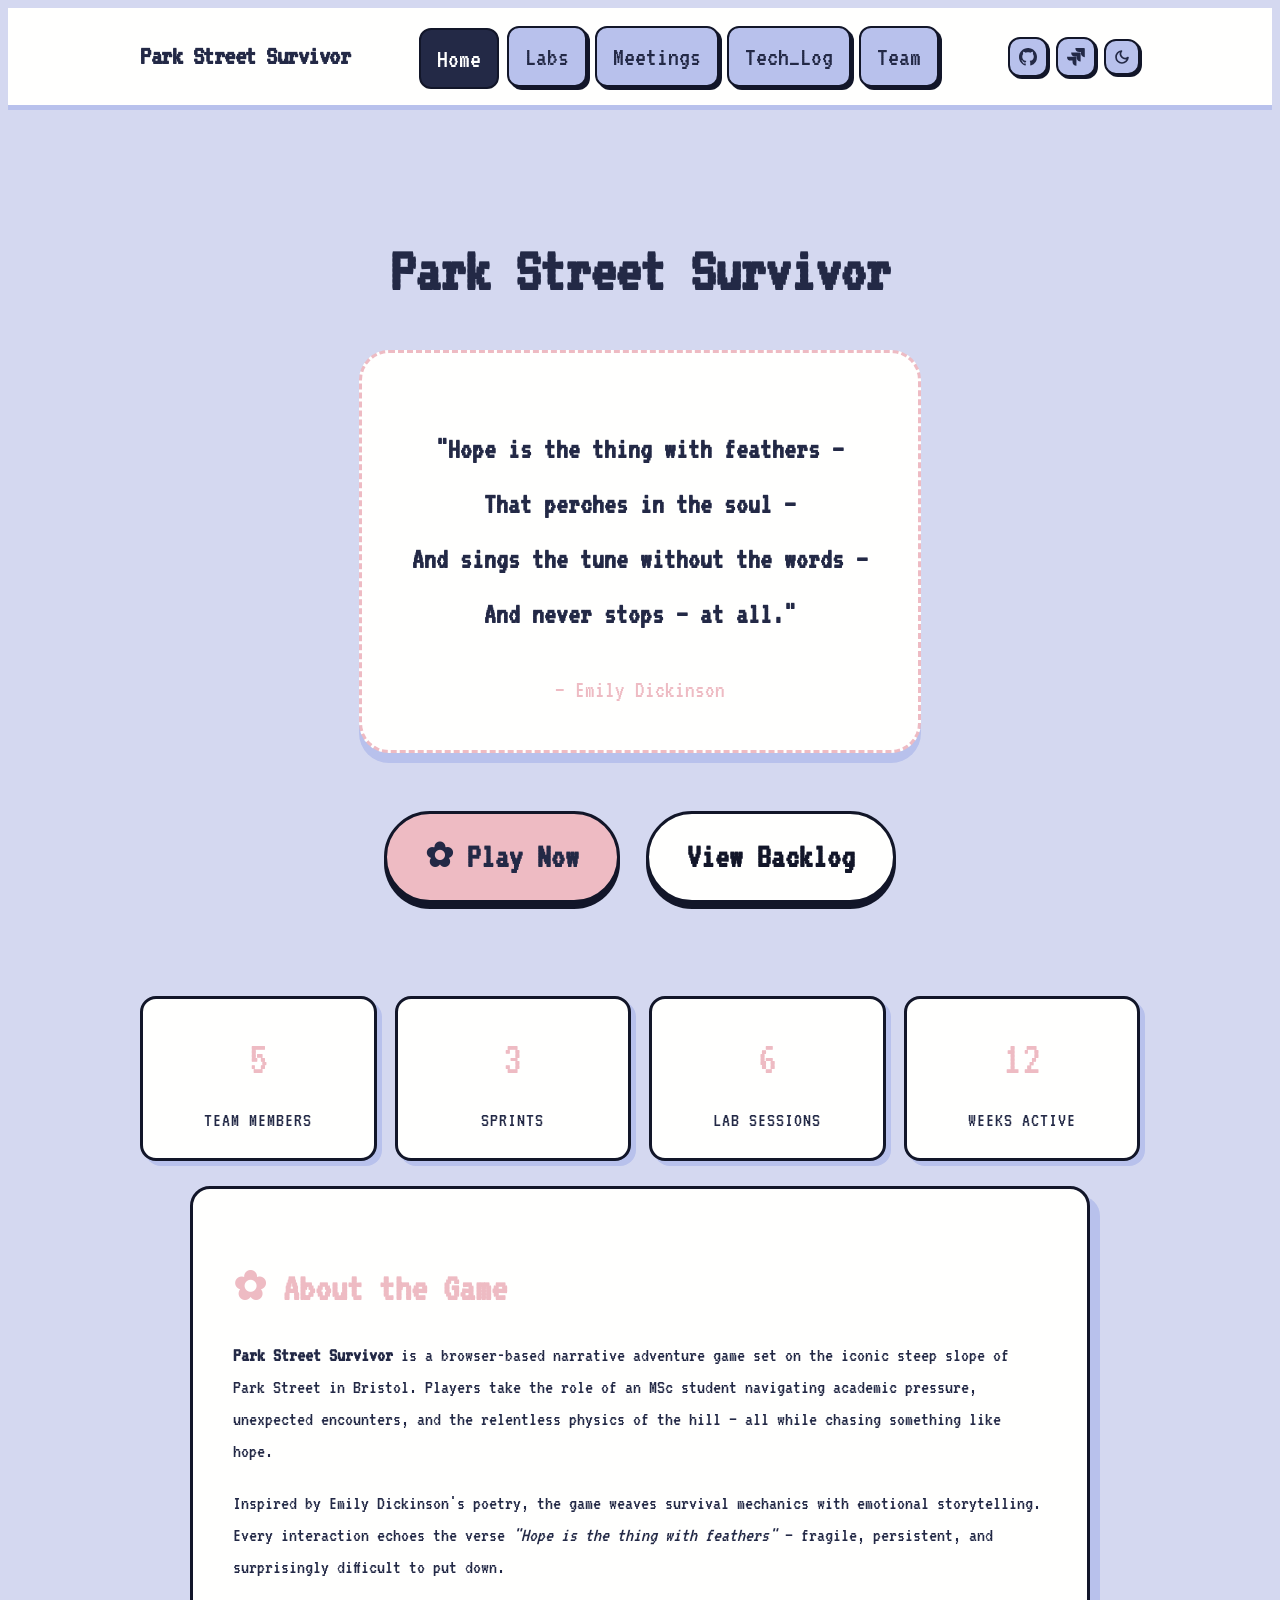
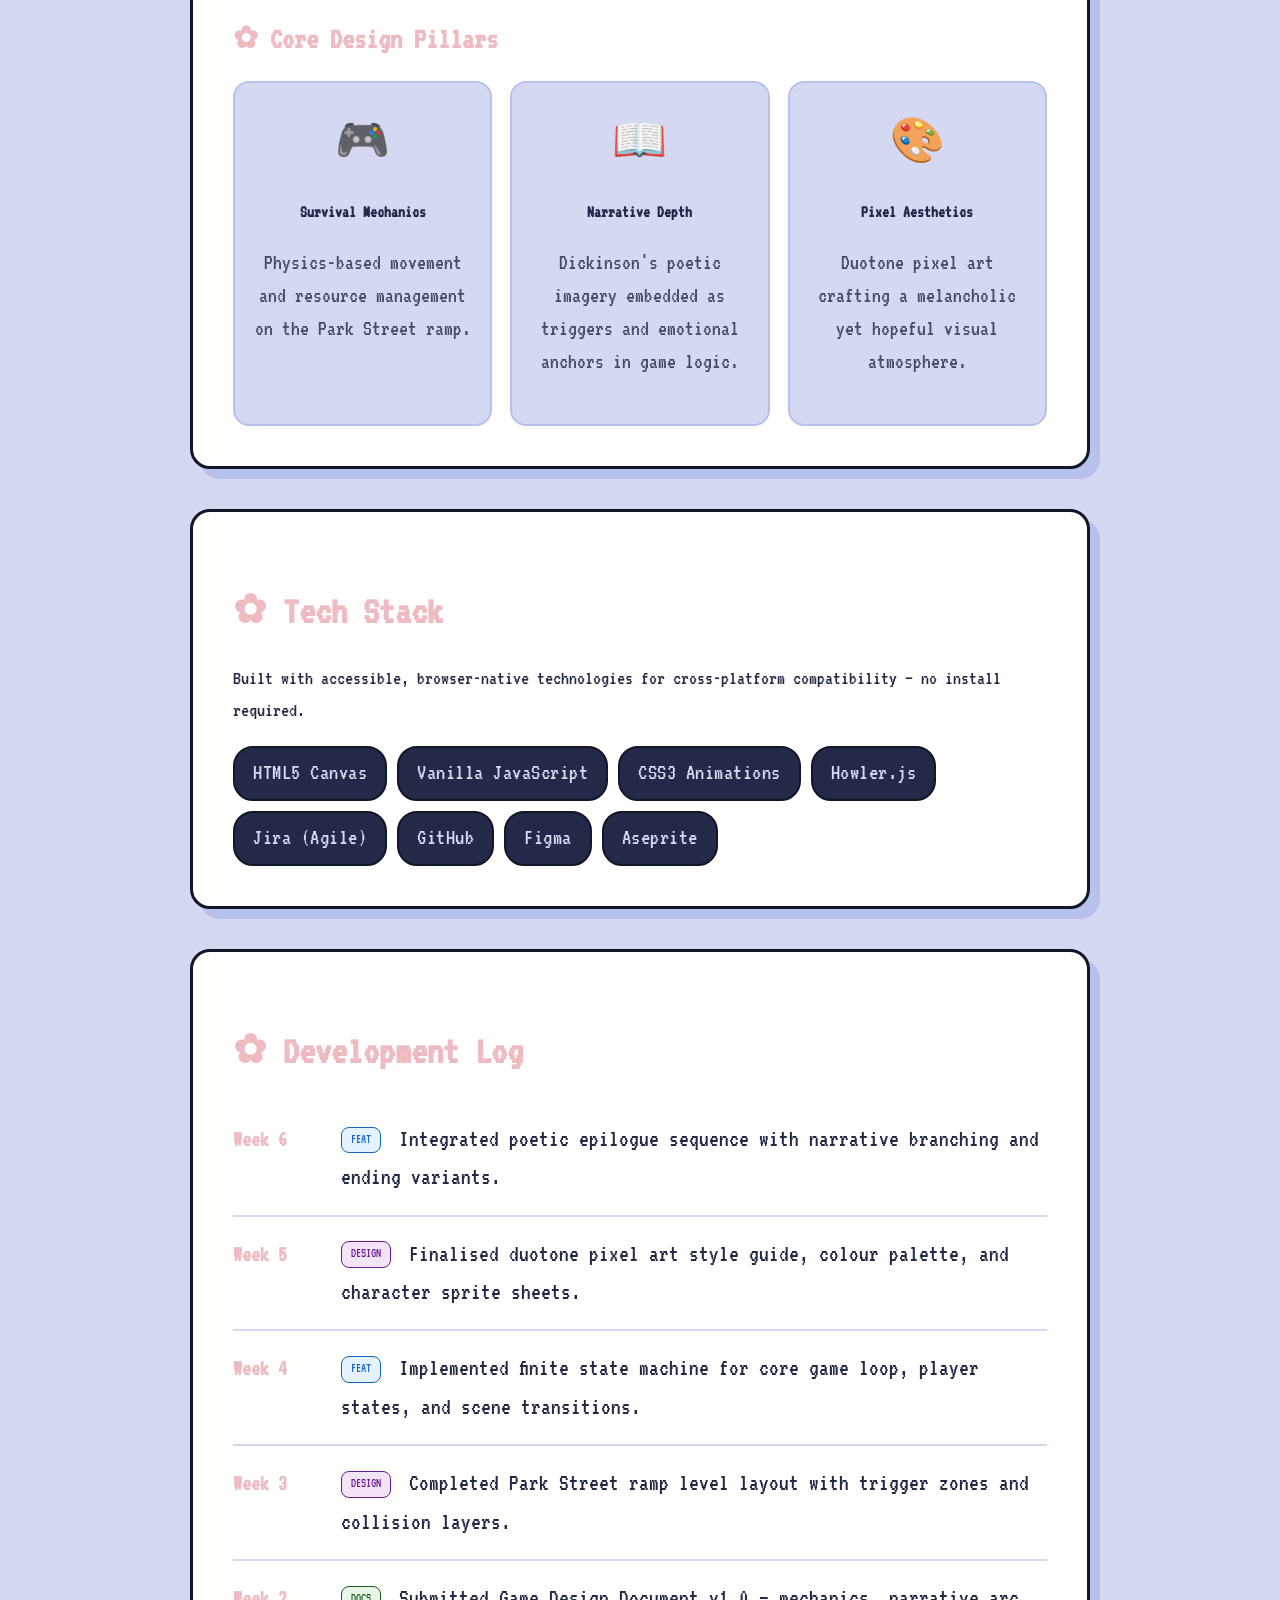
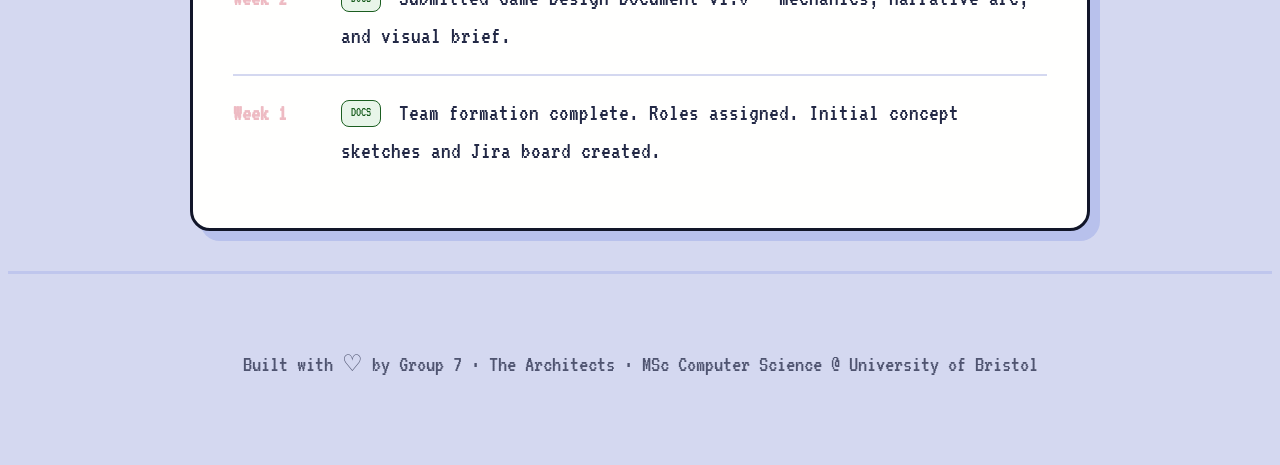
<file: docs/index.html>
<!DOCTYPE html>
<html lang="en">
<head>
    <meta charset="UTF-8">
    <meta name="viewport" content="width=device-width, initial-scale=1.0">
    <title>Park Street Survivor | Home</title>
    <link rel="stylesheet" href="style.css">
    <script src="theme.js"></script>
</head>
<body>

    <nav>
        <div class="nav-container container">
            <span class="logo">Park Street Survivor</span>
            <div class="nav-links">
                <a href="index.html"     class="nav-item active">Home</a>
                <a href="labs.html"      class="nav-item">Labs</a>
                <a href="meetings.html"  class="nav-item">Meetings</a>
                <a href="technical.html" class="nav-item">Tech_Log</a>
                <a href="team.html"      class="nav-item">Team</a>
            </div>
            <div class="nav-actions">
                <a href="#" class="nav-icon-btn" target="_blank" title="GitHub Repository">
                    <svg viewBox="0 0 24 24" fill="currentColor" width="18" height="18" aria-hidden="true"><path d="M12 0C5.37 0 0 5.37 0 12c0 5.31 3.435 9.795 8.205 11.385.6.105.825-.255.825-.57 0-.285-.015-1.23-.015-2.235-3.015.555-3.795-.735-4.035-1.41-.135-.345-.72-1.41-1.23-1.695-.42-.225-1.02-.78-.015-.795.945-.015 1.62.87 1.845 1.23 1.08 1.815 2.805 1.305 3.495.99.105-.78.42-1.305.765-1.605-2.67-.3-5.46-1.335-5.46-5.925 0-1.305.465-2.385 1.23-3.225-.12-.3-.54-1.53.12-3.18 0 0 1.005-.315 3.3 1.23.96-.27 1.98-.405 3-.405s2.04.135 3 .405c2.295-1.56 3.3-1.23 3.3-1.23.66 1.65.24 2.88.12 3.18.765.84 1.23 1.905 1.23 3.225 0 4.605-2.805 5.625-5.475 5.925.435.375.81 1.095.81 2.22 0 1.605-.015 2.895-.015 3.3 0 .315.225.69.825.57A12.02 12.02 0 0 0 24 12c0-6.63-5.37-12-12-12z"/></svg>
                </a>
                <a href="#" class="nav-icon-btn" target="_blank" title="Jira Board">
                    <svg viewBox="0 0 24 24" fill="currentColor" width="18" height="18" aria-hidden="true"><path d="M11.571 11.513H0a5.218 5.218 0 0 0 5.232 5.215l2.13-.001V18.5c0 2.902 2.325 5.252 5.215 5.215V12.518c-.01-.564-.464-1.005-1.006-1.005zm5.57-5.558H5.571a5.218 5.218 0 0 0 5.232 5.215l2.13-.001v1.774c0 2.902 2.325 5.252 5.215 5.215V6.961c0-.558-.449-1.006-1.006-1.006zm5.572-5.955H11.143a5.218 5.218 0 0 0 5.232 5.215l2.13-.001v1.774c0 2.902 2.325 5.252 5.215 5.215V1.005A1.005 1.005 0 0 0 22.713 0z"/></svg>
                </a>
                <button class="theme-toggle" id="themeToggle" aria-label="Switch theme"></button>
            </div>
        </div>
    </nav>

    <!-- Hero -->
    <header class="hero">
        <div class="container">
            <h1 class="main-title">Park Street Survivor</h1>
            <div class="quote-box">
                <p class="poetic-quote">
                    "Hope is the thing with feathers —<br>
                    That perches in the soul —<br>
                    And sings the tune without the words —<br>
                    And never stops — at all."
                </p>
                <span class="author-tag">— Emily Dickinson</span>
            </div>
            <div class="hero-btns">
                <a href="pss/" class="btn-primary">✿ Play Now</a>
                <a href="technical.html" class="btn-secondary">View Backlog</a>
            </div>
        </div>
    </header>

    <div class="container">

        <!-- Stats Row -->
        <div class="stats-row">
            <div class="stat-card">
                <span class="stat-number">5</span>
                <span class="stat-label">Team Members</span>
            </div>
            <div class="stat-card">
                <span class="stat-number">3</span>
                <span class="stat-label">Sprints</span>
            </div>
            <div class="stat-card">
                <span class="stat-number">6</span>
                <span class="stat-label">Lab Sessions</span>
            </div>
            <div class="stat-card">
                <span class="stat-number">12</span>
                <span class="stat-label">Weeks Active</span>
            </div>
        </div>

        <!-- About the Game -->
        <div class="card">
            <h2 class="section-title">✿ About the Game</h2>
            <p>
                <strong>Park Street Survivor</strong> is a browser-based narrative adventure game set on the
                iconic steep slope of Park Street in Bristol. Players take the role of an MSc student
                navigating academic pressure, unexpected encounters, and the relentless physics of
                the hill — all while chasing something like hope.
            </p>
            <p style="margin-top: 14px;">
                Inspired by Emily Dickinson's poetry, the game weaves survival mechanics with
                emotional storytelling. Every interaction echoes the verse
                <em>"Hope is the thing with feathers"</em> — fragile, persistent, and surprisingly
                difficult to put down.
            </p>

            <!-- Design Pillars -->
            <h3 style="font-family:'PixelBody'; font-size:1.5rem; color:var(--highlight); margin: 32px 0 18px;">
                ✿ Core Design Pillars
            </h3>
            <div class="features-grid">
                <div class="feature-card">
                    <span class="feature-icon">🎮</span>
                    <h4 class="feature-title">Survival Mechanics</h4>
                    <p class="feature-desc">Physics-based movement and resource management on the Park Street ramp.</p>
                </div>
                <div class="feature-card">
                    <span class="feature-icon">📖</span>
                    <h4 class="feature-title">Narrative Depth</h4>
                    <p class="feature-desc">Dickinson's poetic imagery embedded as triggers and emotional anchors in game logic.</p>
                </div>
                <div class="feature-card">
                    <span class="feature-icon">🎨</span>
                    <h4 class="feature-title">Pixel Aesthetics</h4>
                    <p class="feature-desc">Duotone pixel art crafting a melancholic yet hopeful visual atmosphere.</p>
                </div>
            </div>
        </div>

        <!-- Tech Stack -->
        <div class="card">
            <h2 class="section-title">✿ Tech Stack</h2>
            <p>Built with accessible, browser-native technologies for cross-platform compatibility — no install required.</p>
            <div class="tech-stack">
                <span class="tech-pill">HTML5 Canvas</span>
                <span class="tech-pill">Vanilla JavaScript</span>
                <span class="tech-pill">CSS3 Animations</span>
                <span class="tech-pill">Howler.js</span>
                <span class="tech-pill">Jira (Agile)</span>
                <span class="tech-pill">GitHub</span>
                <span class="tech-pill">Figma</span>
                <span class="tech-pill">Aseprite</span>
            </div>
        </div>

        <!-- Development Log -->
        <div class="card">
            <h2 class="section-title">✿ Development Log</h2>
            <ul class="update-list">
                <li class="update-item">
                    <span class="update-date">Week 6</span>
                    <span class="update-text">
                        <span class="update-tag feat">FEAT</span>
                        Integrated poetic epilogue sequence with narrative branching and ending variants.
                    </span>
                </li>
                <li class="update-item">
                    <span class="update-date">Week 5</span>
                    <span class="update-text">
                        <span class="update-tag design">DESIGN</span>
                        Finalised duotone pixel art style guide, colour palette, and character sprite sheets.
                    </span>
                </li>
                <li class="update-item">
                    <span class="update-date">Week 4</span>
                    <span class="update-text">
                        <span class="update-tag feat">FEAT</span>
                        Implemented finite state machine for core game loop, player states, and scene transitions.
                    </span>
                </li>
                <li class="update-item">
                    <span class="update-date">Week 3</span>
                    <span class="update-text">
                        <span class="update-tag design">DESIGN</span>
                        Completed Park Street ramp level layout with trigger zones and collision layers.
                    </span>
                </li>
                <li class="update-item">
                    <span class="update-date">Week 2</span>
                    <span class="update-text">
                        <span class="update-tag docs">DOCS</span>
                        Submitted Game Design Document v1.0 — mechanics, narrative arc, and visual brief.
                    </span>
                </li>
                <li class="update-item">
                    <span class="update-date">Week 1</span>
                    <span class="update-text">
                        <span class="update-tag docs">DOCS</span>
                        Team formation complete. Roles assigned. Initial concept sketches and Jira board created.
                    </span>
                </li>
            </ul>
        </div>

    </div><!-- /.container -->

    <footer>
        <p>Built with ♡ by Group 7 · The Architects · MSc Computer Science @ University of Bristol</p>
    </footer>

</body>
</html>
</file>
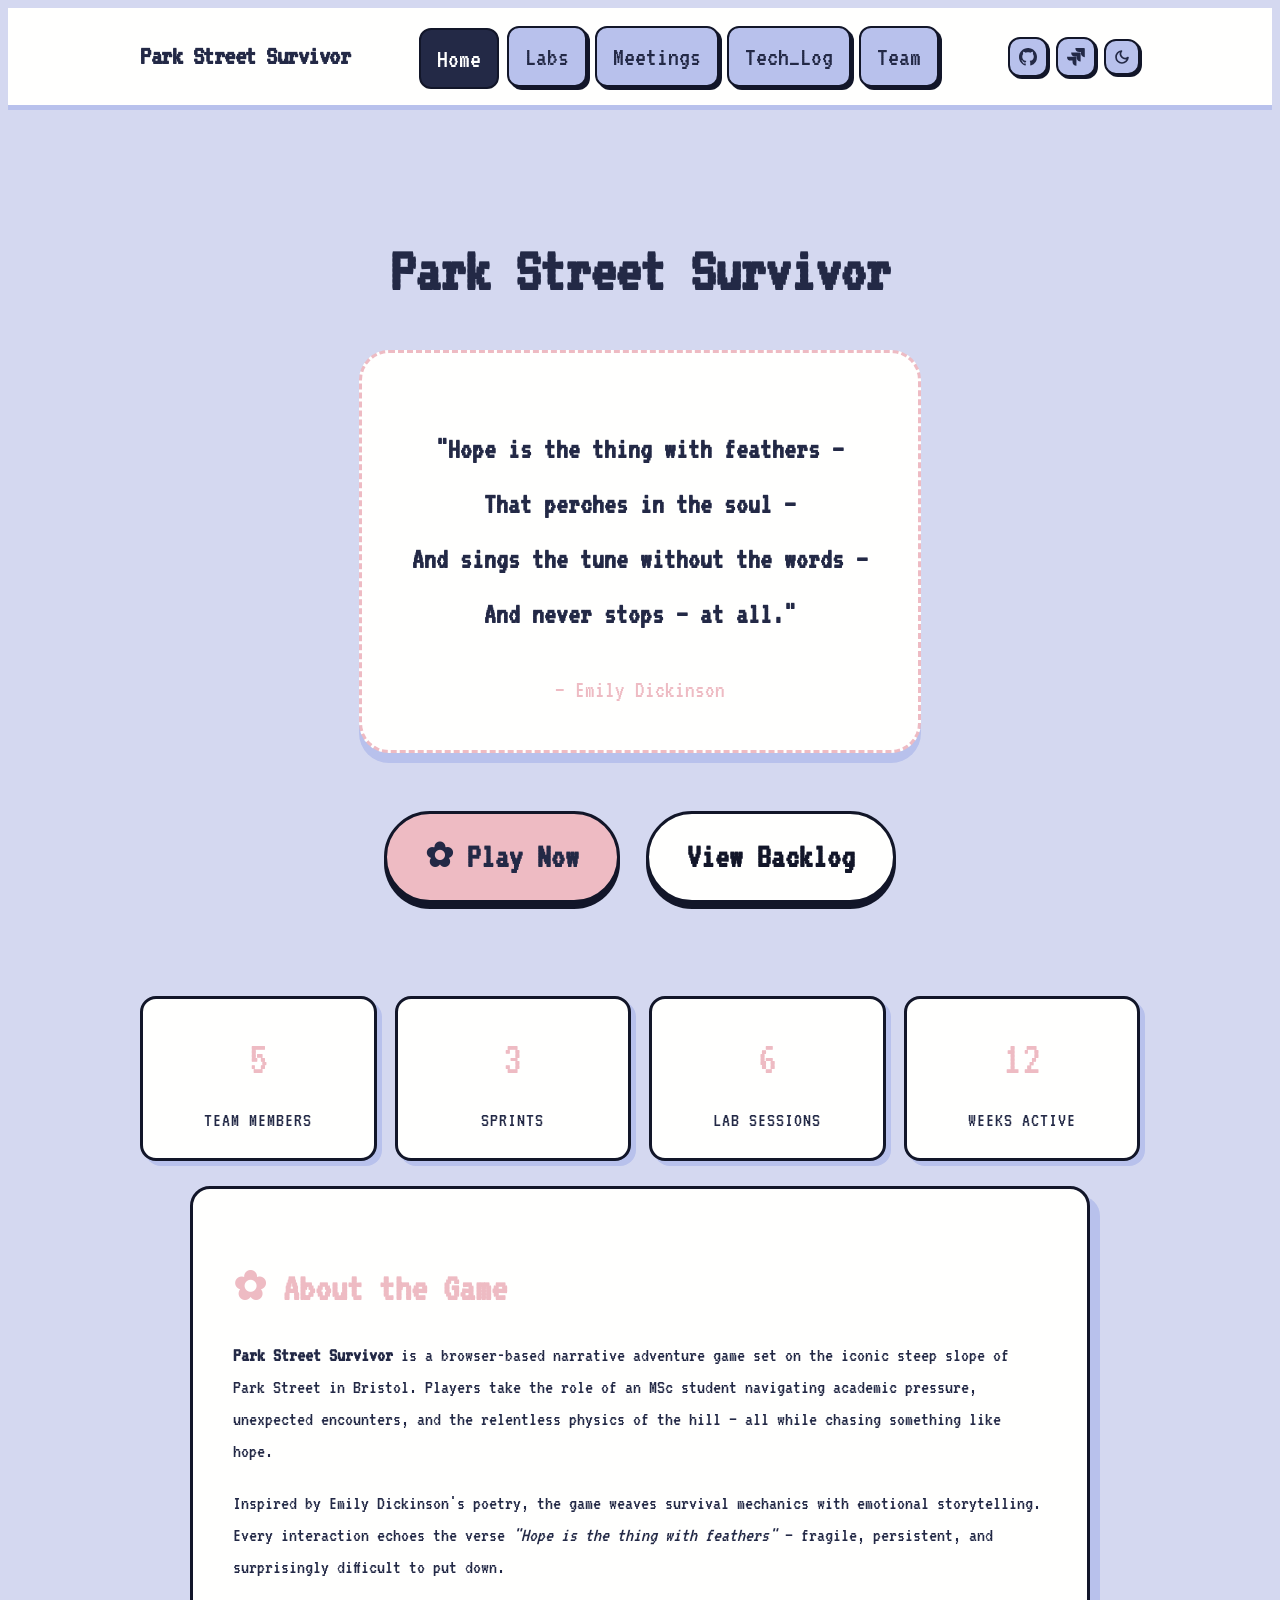
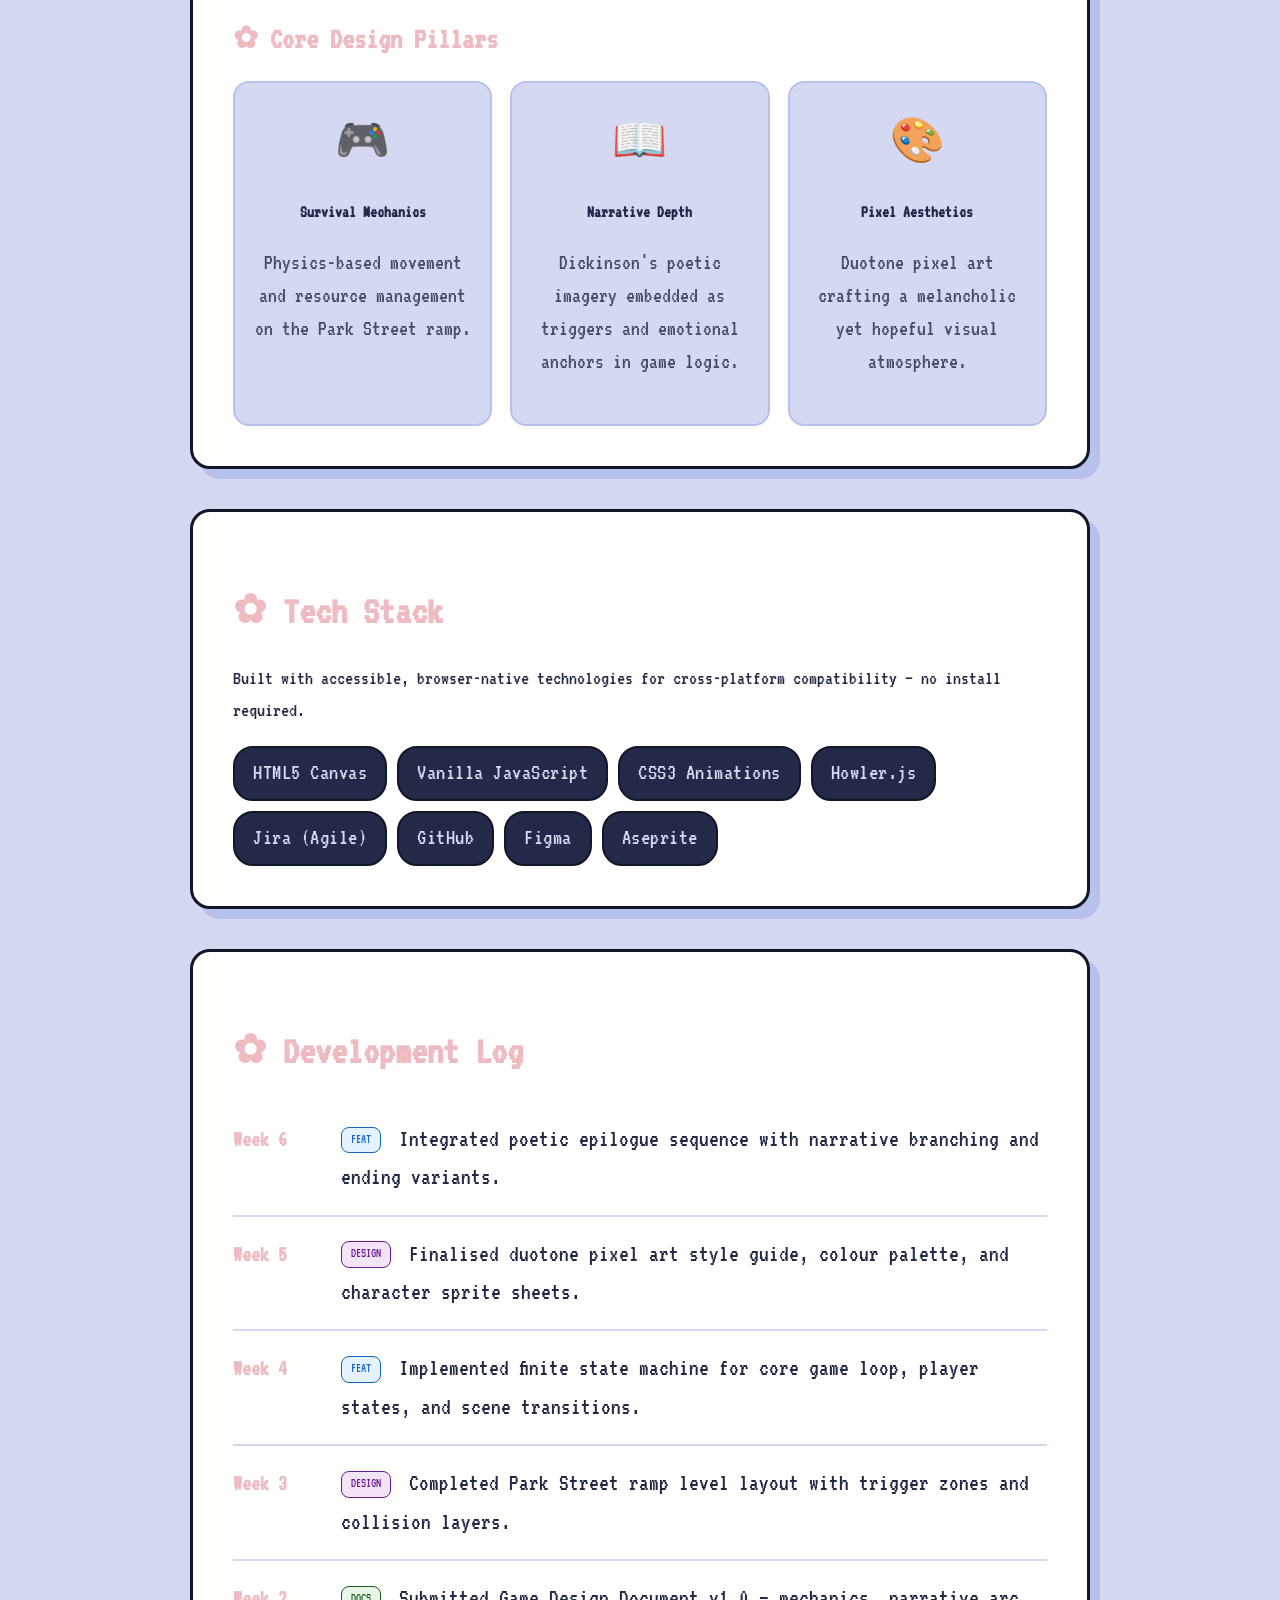
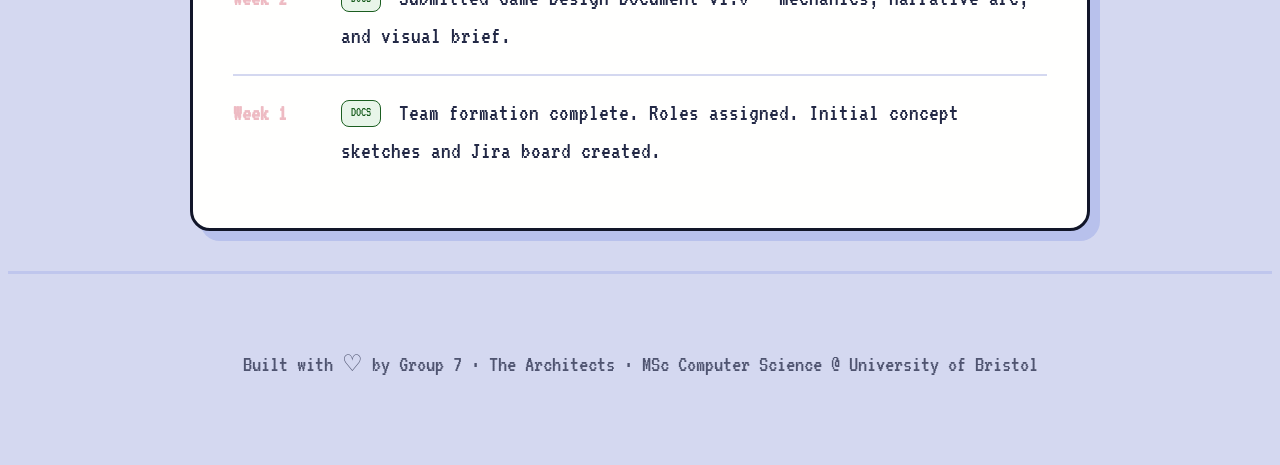
<file: website/index.html>
<!DOCTYPE html>
<html lang="en">
<head>
    <meta charset="UTF-8">
    <meta name="viewport" content="width=device-width, initial-scale=1.0">
    <title>Park Street Survivor | Home</title>
    <link rel="stylesheet" href="style.css">
    <script src="theme.js"></script>
</head>
<body>

    <nav>
        <div class="nav-container container">
            <span class="logo">Park Street Survivor</span>
            <div class="nav-links">
                <a href="index.html"     class="nav-item active">Home</a>
                <a href="labs.html"      class="nav-item">Labs</a>
                <a href="meetings.html"  class="nav-item">Meetings</a>
                <a href="technical.html" class="nav-item">Tech_Log</a>
                <a href="team.html"      class="nav-item">Team</a>
            </div>
            <div class="nav-actions">
                <a href="#" class="nav-icon-btn" target="_blank" title="GitHub Repository">
                    <svg viewBox="0 0 24 24" fill="currentColor" width="18" height="18" aria-hidden="true"><path d="M12 0C5.37 0 0 5.37 0 12c0 5.31 3.435 9.795 8.205 11.385.6.105.825-.255.825-.57 0-.285-.015-1.23-.015-2.235-3.015.555-3.795-.735-4.035-1.41-.135-.345-.72-1.41-1.23-1.695-.42-.225-1.02-.78-.015-.795.945-.015 1.62.87 1.845 1.23 1.08 1.815 2.805 1.305 3.495.99.105-.78.42-1.305.765-1.605-2.67-.3-5.46-1.335-5.46-5.925 0-1.305.465-2.385 1.23-3.225-.12-.3-.54-1.53.12-3.18 0 0 1.005-.315 3.3 1.23.96-.27 1.98-.405 3-.405s2.04.135 3 .405c2.295-1.56 3.3-1.23 3.3-1.23.66 1.65.24 2.88.12 3.18.765.84 1.23 1.905 1.23 3.225 0 4.605-2.805 5.625-5.475 5.925.435.375.81 1.095.81 2.22 0 1.605-.015 2.895-.015 3.3 0 .315.225.69.825.57A12.02 12.02 0 0 0 24 12c0-6.63-5.37-12-12-12z"/></svg>
                </a>
                <a href="#" class="nav-icon-btn" target="_blank" title="Jira Board">
                    <svg viewBox="0 0 24 24" fill="currentColor" width="18" height="18" aria-hidden="true"><path d="M11.571 11.513H0a5.218 5.218 0 0 0 5.232 5.215l2.13-.001V18.5c0 2.902 2.325 5.252 5.215 5.215V12.518c-.01-.564-.464-1.005-1.006-1.005zm5.57-5.558H5.571a5.218 5.218 0 0 0 5.232 5.215l2.13-.001v1.774c0 2.902 2.325 5.252 5.215 5.215V6.961c0-.558-.449-1.006-1.006-1.006zm5.572-5.955H11.143a5.218 5.218 0 0 0 5.232 5.215l2.13-.001v1.774c0 2.902 2.325 5.252 5.215 5.215V1.005A1.005 1.005 0 0 0 22.713 0z"/></svg>
                </a>
                <button class="theme-toggle" id="themeToggle" aria-label="Switch theme"></button>
            </div>
        </div>
    </nav>

    <!-- Hero -->
    <header class="hero">
        <div class="container">
            <h1 class="main-title">Park Street Survivor</h1>
            <div class="quote-box">
                <p class="poetic-quote">
                    "Hope is the thing with feathers —<br>
                    That perches in the soul —<br>
                    And sings the tune without the words —<br>
                    And never stops — at all."
                </p>
                <span class="author-tag">— Emily Dickinson</span>
            </div>
            <div class="hero-btns">
                <a href="YOUR_GAME_URL" class="btn-primary">✿ Play Now</a>
                <a href="technical.html" class="btn-secondary">View Backlog</a>
            </div>
        </div>
    </header>

    <div class="container">

        <!-- Stats Row -->
        <div class="stats-row">
            <div class="stat-card">
                <span class="stat-number">5</span>
                <span class="stat-label">Team Members</span>
            </div>
            <div class="stat-card">
                <span class="stat-number">3</span>
                <span class="stat-label">Sprints</span>
            </div>
            <div class="stat-card">
                <span class="stat-number">6</span>
                <span class="stat-label">Lab Sessions</span>
            </div>
            <div class="stat-card">
                <span class="stat-number">12</span>
                <span class="stat-label">Weeks Active</span>
            </div>
        </div>

        <!-- About the Game -->
        <div class="card">
            <h2 class="section-title">✿ About the Game</h2>
            <p>
                <strong>Park Street Survivor</strong> is a browser-based narrative adventure game set on the
                iconic steep slope of Park Street in Bristol. Players take the role of an MSc student
                navigating academic pressure, unexpected encounters, and the relentless physics of
                the hill — all while chasing something like hope.
            </p>
            <p style="margin-top: 14px;">
                Inspired by Emily Dickinson's poetry, the game weaves survival mechanics with
                emotional storytelling. Every interaction echoes the verse
                <em>"Hope is the thing with feathers"</em> — fragile, persistent, and surprisingly
                difficult to put down.
            </p>

            <!-- Design Pillars -->
            <h3 style="font-family:'PixelBody'; font-size:1.5rem; color:var(--highlight); margin: 32px 0 18px;">
                ✿ Core Design Pillars
            </h3>
            <div class="features-grid">
                <div class="feature-card">
                    <span class="feature-icon">🎮</span>
                    <h4 class="feature-title">Survival Mechanics</h4>
                    <p class="feature-desc">Physics-based movement and resource management on the Park Street ramp.</p>
                </div>
                <div class="feature-card">
                    <span class="feature-icon">📖</span>
                    <h4 class="feature-title">Narrative Depth</h4>
                    <p class="feature-desc">Dickinson's poetic imagery embedded as triggers and emotional anchors in game logic.</p>
                </div>
                <div class="feature-card">
                    <span class="feature-icon">🎨</span>
                    <h4 class="feature-title">Pixel Aesthetics</h4>
                    <p class="feature-desc">Duotone pixel art crafting a melancholic yet hopeful visual atmosphere.</p>
                </div>
            </div>
        </div>

        <!-- Tech Stack -->
        <div class="card">
            <h2 class="section-title">✿ Tech Stack</h2>
            <p>Built with accessible, browser-native technologies for cross-platform compatibility — no install required.</p>
            <div class="tech-stack">
                <span class="tech-pill">HTML5 Canvas</span>
                <span class="tech-pill">Vanilla JavaScript</span>
                <span class="tech-pill">CSS3 Animations</span>
                <span class="tech-pill">Howler.js</span>
                <span class="tech-pill">Jira (Agile)</span>
                <span class="tech-pill">GitHub</span>
                <span class="tech-pill">Figma</span>
                <span class="tech-pill">Aseprite</span>
            </div>
        </div>

        <!-- Development Log -->
        <div class="card">
            <h2 class="section-title">✿ Development Log</h2>
            <ul class="update-list">
                <li class="update-item">
                    <span class="update-date">Week 6</span>
                    <span class="update-text">
                        <span class="update-tag feat">FEAT</span>
                        Integrated poetic epilogue sequence with narrative branching and ending variants.
                    </span>
                </li>
                <li class="update-item">
                    <span class="update-date">Week 5</span>
                    <span class="update-text">
                        <span class="update-tag design">DESIGN</span>
                        Finalised duotone pixel art style guide, colour palette, and character sprite sheets.
                    </span>
                </li>
                <li class="update-item">
                    <span class="update-date">Week 4</span>
                    <span class="update-text">
                        <span class="update-tag feat">FEAT</span>
                        Implemented finite state machine for core game loop, player states, and scene transitions.
                    </span>
                </li>
                <li class="update-item">
                    <span class="update-date">Week 3</span>
                    <span class="update-text">
                        <span class="update-tag design">DESIGN</span>
                        Completed Park Street ramp level layout with trigger zones and collision layers.
                    </span>
                </li>
                <li class="update-item">
                    <span class="update-date">Week 2</span>
                    <span class="update-text">
                        <span class="update-tag docs">DOCS</span>
                        Submitted Game Design Document v1.0 — mechanics, narrative arc, and visual brief.
                    </span>
                </li>
                <li class="update-item">
                    <span class="update-date">Week 1</span>
                    <span class="update-text">
                        <span class="update-tag docs">DOCS</span>
                        Team formation complete. Roles assigned. Initial concept sketches and Jira board created.
                    </span>
                </li>
            </ul>
        </div>

    </div><!-- /.container -->

    <footer>
        <p>Built with ♡ by Group 7 · The Architects · MSc Computer Science @ University of Bristol</p>
    </footer>

</body>
</html>
</file>
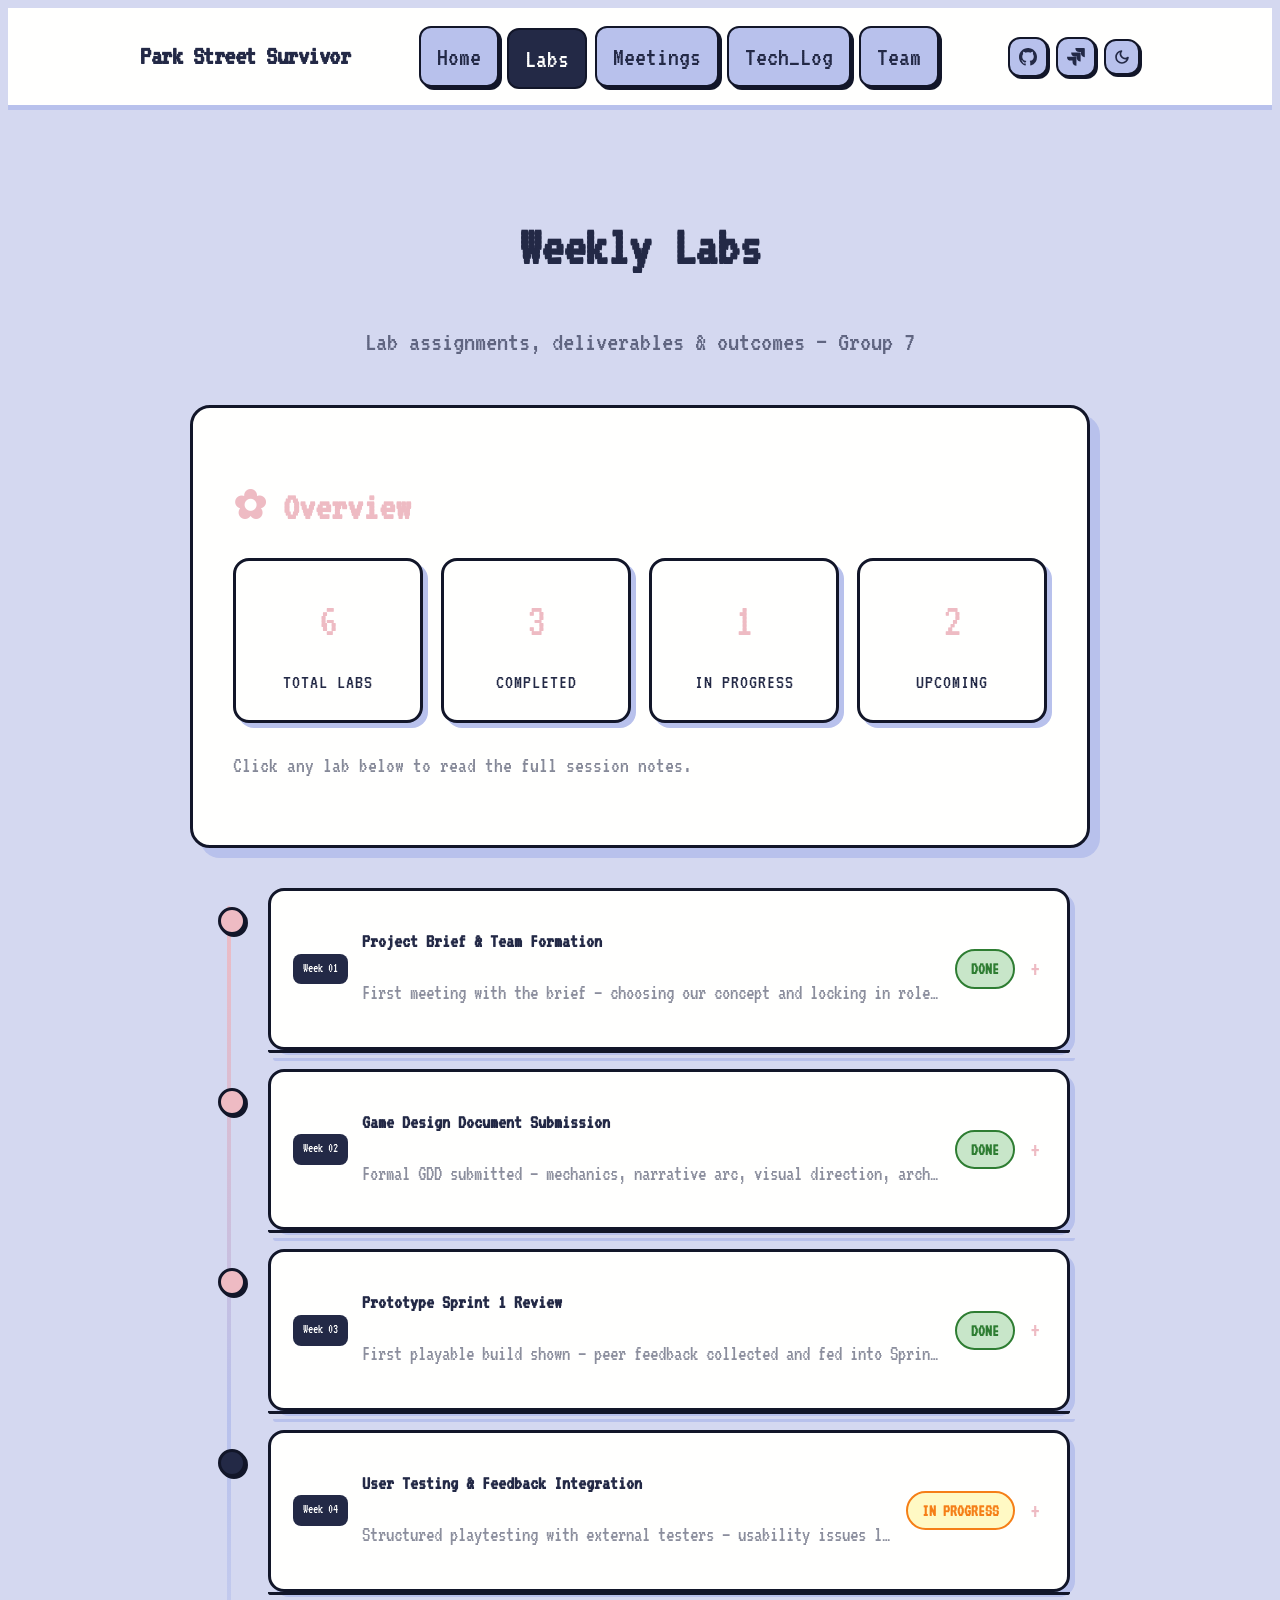
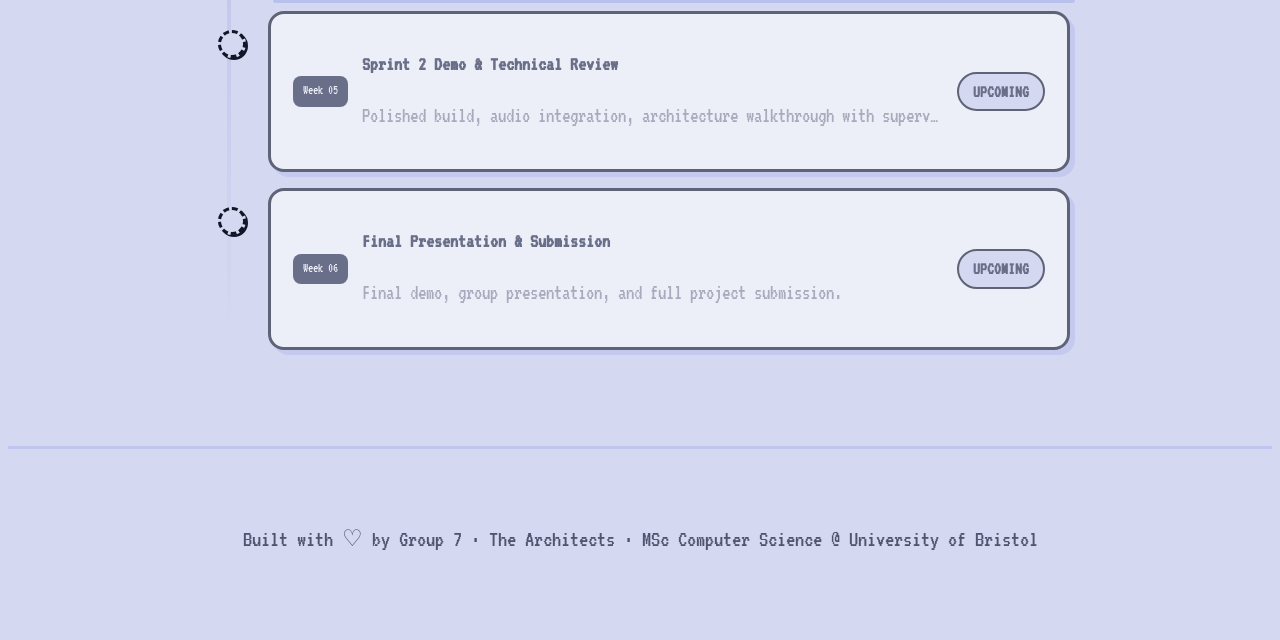
<file: docs/labs.html>
<!DOCTYPE html>
<html lang="en">
<head>
    <meta charset="UTF-8">
    <meta name="viewport" content="width=device-width, initial-scale=1.0">
    <title>Park Street Survivor | Weekly Labs</title>
    <link rel="stylesheet" href="style.css">
    <script src="theme.js"></script>
</head>
<body>

    <nav>
        <div class="nav-container container">
            <span class="logo">Park Street Survivor</span>
            <div class="nav-links">
                <a href="index.html"     class="nav-item">Home</a>
                <a href="labs.html"      class="nav-item active">Labs</a>
                <a href="meetings.html"  class="nav-item">Meetings</a>
                <a href="technical.html" class="nav-item">Tech_Log</a>
                <a href="team.html"      class="nav-item">Team</a>
            </div>
            <div class="nav-actions">
                <a href="#" class="nav-icon-btn" target="_blank" title="GitHub Repository">
                    <svg viewBox="0 0 24 24" fill="currentColor" width="18" height="18" aria-hidden="true"><path d="M12 0C5.37 0 0 5.37 0 12c0 5.31 3.435 9.795 8.205 11.385.6.105.825-.255.825-.57 0-.285-.015-1.23-.015-2.235-3.015.555-3.795-.735-4.035-1.41-.135-.345-.72-1.41-1.23-1.695-.42-.225-1.02-.78-.015-.795.945-.015 1.62.87 1.845 1.23 1.08 1.815 2.805 1.305 3.495.99.105-.78.42-1.305.765-1.605-2.67-.3-5.46-1.335-5.46-5.925 0-1.305.465-2.385 1.23-3.225-.12-.3-.54-1.53.12-3.18 0 0 1.005-.315 3.3 1.23.96-.27 1.98-.405 3-.405s2.04.135 3 .405c2.295-1.56 3.3-1.23 3.3-1.23.66 1.65.24 2.88.12 3.18.765.84 1.23 1.905 1.23 3.225 0 4.605-2.805 5.625-5.475 5.925.435.375.81 1.095.81 2.22 0 1.605-.015 2.895-.015 3.3 0 .315.225.69.825.57A12.02 12.02 0 0 0 24 12c0-6.63-5.37-12-12-12z"/></svg>
                </a>
                <a href="#" class="nav-icon-btn" target="_blank" title="Jira Board">
                    <svg viewBox="0 0 24 24" fill="currentColor" width="18" height="18" aria-hidden="true"><path d="M11.571 11.513H0a5.218 5.218 0 0 0 5.232 5.215l2.13-.001V18.5c0 2.902 2.325 5.252 5.215 5.215V12.518c-.01-.564-.464-1.005-1.006-1.005zm5.57-5.558H5.571a5.218 5.218 0 0 0 5.232 5.215l2.13-.001v1.774c0 2.902 2.325 5.252 5.215 5.215V6.961c0-.558-.449-1.006-1.006-1.006zm5.572-5.955H11.143a5.218 5.218 0 0 0 5.232 5.215l2.13-.001v1.774c0 2.902 2.325 5.252 5.215 5.215V1.005A1.005 1.005 0 0 0 22.713 0z"/></svg>
                </a>
                <button class="theme-toggle" id="themeToggle" aria-label="Switch theme"></button>
            </div>
        </div>
    </nav>

    <div class="container">
        <div class="page-hero">
            <h1 class="page-title">Weekly Labs</h1>
            <p class="page-subtitle">Lab assignments, deliverables &amp; outcomes — Group 7</p>
        </div>

        <div class="card">
            <h2 class="section-title">✿ Overview</h2>
            <div class="stats-row">
                <div class="stat-card">
                    <span class="stat-number">6</span>
                    <span class="stat-label">Total Labs</span>
                </div>
                <div class="stat-card">
                    <span class="stat-number">3</span>
                    <span class="stat-label">Completed</span>
                </div>
                <div class="stat-card">
                    <span class="stat-number">1</span>
                    <span class="stat-label">In Progress</span>
                </div>
                <div class="stat-card">
                    <span class="stat-number">2</span>
                    <span class="stat-label">Upcoming</span>
                </div>
            </div>
            <p style="font-family:'Terminal'; font-size:1.1rem; opacity:0.55; margin-top:8px;">
                Click any lab below to read the full session notes.
            </p>
        </div>
    </div>

    <!-- Timeline -->
    <div class="labs-timeline-container">
        <div class="labs-timeline">

            <!-- ── Lab 01 ── -->
            <div class="lab-item completed">
                <div class="lab-dot"></div>
                <div class="lab-summary-bar">
                    <span class="lab-week-badge">Week 01</span>
                    <div class="lab-summary-info">
                        <h3 class="lab-summary-title">Project Brief &amp; Team Formation</h3>
                        <p class="lab-summary-excerpt">First meeting with the brief — choosing our concept and locking in roles.</p>
                    </div>
                    <div class="lab-right">
                        <span class="tag-done">DONE</span>
                        <span class="lab-expand-icon">+</span>
                    </div>
                </div>
                <div class="lab-article">
                    <div class="lab-article-inner">
                        <p class="article-meta">📅 Week 1 &nbsp;·&nbsp; [Date Placeholder] &nbsp;·&nbsp; Group 7 · All Members</p>
                        <hr class="article-divider">
                        <p class="article-body">
                            In our first lab session, we came together as a team and received the Park Street Survivor brief for the first time. The challenge was clear: design and build a browser-based game that tells a meaningful story — constrained to HTML5 Canvas, a 12-week timeline, and five people with very different skills.
                        </p>
                        <p class="article-body">
                            We spent the session mapping out what each person brings to the table and debating possible game concepts. Three ideas competed: a physics-based slope challenge, a point-and-click narrative, and a rhythm game. By the end of the session, we had aligned on the slope mechanic — but with the poetry layer that would become Park Street Survivor's defining feature.
                        </p>
                        <blockquote class="article-pullquote">
                            "The brief asked us to design a game that could live in a browser and tell a meaningful story. We left with something more specific: hope, feathers, and a very steep hill."
                        </blockquote>
                        <hr class="article-divider">
                        <div class="deliverables-box">
                            <h4>Deliverables</h4>
                            <ul>
                                <li>Team contract signed by all members</li>
                                <li>Initial concept brief (500 words)</li>
                                <li>Role assignment document</li>
                                <li>Jira project board created &amp; initial epics populated</li>
                            </ul>
                        </div>
                    </div>
                </div>
            </div>

            <!-- ── Lab 02 ── -->
            <div class="lab-item completed">
                <div class="lab-dot"></div>
                <div class="lab-summary-bar">
                    <span class="lab-week-badge">Week 02</span>
                    <div class="lab-summary-info">
                        <h3 class="lab-summary-title">Game Design Document Submission</h3>
                        <p class="lab-summary-excerpt">Formal GDD submitted — mechanics, narrative arc, visual direction, architecture plan.</p>
                    </div>
                    <div class="lab-right">
                        <span class="tag-done">DONE</span>
                        <span class="lab-expand-icon">+</span>
                    </div>
                </div>
                <div class="lab-article">
                    <div class="lab-article-inner">
                        <p class="article-meta">📅 Week 2 &nbsp;·&nbsp; [Date Placeholder] &nbsp;·&nbsp; Group 7 · All Members</p>
                        <hr class="article-divider">
                        <p class="article-body">
                            The Game Design Document was our most important early deliverable — the document that forces you to stop saying "something like this" and commit to specifics. We split writing responsibilities by domain: Charlotte wrote the technical architecture section, Keyu authored the narrative structure and dialogue trigger plan, Kangrui detailed the level layout, and Lucca defined the visual style with reference boards.
                        </p>
                        <p class="article-body">
                            The hardest decision was the core game loop. We had to define exactly how the physics, narrative, and art style would interact in a single run. The result was the "Slope-Poem Loop": physical struggle on the hill surfaces poetic fragments, which in turn motivate continued play.
                        </p>
                        <blockquote class="article-pullquote">
                            "The GDD forced us to answer uncomfortable questions early — which meant we could argue about design on paper instead of in code."
                        </blockquote>
                        <hr class="article-divider">
                        <div class="deliverables-box">
                            <h4>Deliverables</h4>
                            <ul>
                                <li>GDD v1.0 (complete document)</li>
                                <li>Core gameplay loop diagram</li>
                                <li>Mood board &amp; visual style references</li>
                                <li>Sprint 1 backlog populated in Jira (18 tickets)</li>
                            </ul>
                        </div>
                    </div>
                </div>
            </div>

            <!-- ── Lab 03 ── -->
            <div class="lab-item completed">
                <div class="lab-dot"></div>
                <div class="lab-summary-bar">
                    <span class="lab-week-badge">Week 03</span>
                    <div class="lab-summary-info">
                        <h3 class="lab-summary-title">Prototype Sprint 1 Review</h3>
                        <p class="lab-summary-excerpt">First playable build shown — peer feedback collected and fed into Sprint 2.</p>
                    </div>
                    <div class="lab-right">
                        <span class="tag-done">DONE</span>
                        <span class="lab-expand-icon">+</span>
                    </div>
                </div>
                <div class="lab-article">
                    <div class="lab-article-inner">
                        <p class="article-meta">📅 Week 3 &nbsp;·&nbsp; [Date Placeholder] &nbsp;·&nbsp; Group 7 · All Members</p>
                        <hr class="article-divider">
                        <p class="article-body">
                            Presenting the Sprint 1 prototype was a humbling experience. The state machine worked, movement existed, and the first poetic line appeared on-screen — but the physics felt wrong. The slope was either too slippery or too sticky, and the HUD was placeholder text in monospace. Showing unfinished work is part of the process, and feedback from other groups was direct and useful.
                        </p>
                        <p class="article-body">
                            Key feedback: the difficulty spike in the first 10 seconds was too harsh, the narrative text disappeared too quickly to read, and the visual palette was not yet distinctive enough. All three became Sprint 2 priorities, logged as high-priority Jira tickets before the session ended.
                        </p>
                        <blockquote class="article-pullquote">
                            "Hearing 'I didn't understand what I was supposed to do' from a peer is exactly the kind of signal you can't get from your own team."
                        </blockquote>
                        <hr class="article-divider">
                        <div class="deliverables-box">
                            <h4>Deliverables</h4>
                            <ul>
                                <li>Playable prototype v0.1 (browser-hosted)</li>
                                <li>Sprint 1 retrospective notes</li>
                                <li>Peer feedback summary (3 groups)</li>
                                <li>Sprint 2 planning — updated Jira backlog</li>
                            </ul>
                        </div>
                    </div>
                </div>
            </div>

            <!-- ── Lab 04 ── -->
            <div class="lab-item in-progress">
                <div class="lab-dot"></div>
                <div class="lab-summary-bar">
                    <span class="lab-week-badge">Week 04</span>
                    <div class="lab-summary-info">
                        <h3 class="lab-summary-title">User Testing &amp; Feedback Integration</h3>
                        <p class="lab-summary-excerpt">Structured playtesting with external testers — usability issues logged and prioritised.</p>
                    </div>
                    <div class="lab-right">
                        <span class="tag-progress">IN PROGRESS</span>
                        <span class="lab-expand-icon">+</span>
                    </div>
                </div>
                <div class="lab-article">
                    <div class="lab-article-inner">
                        <p class="article-meta">📅 Week 4 &nbsp;·&nbsp; [Date Placeholder] &nbsp;·&nbsp; Group 7 · Charlotte · Layla</p>
                        <hr class="article-divider">
                        <p class="article-body">
                            For this session we brought in five external testers — people outside the programme with no prior knowledge of the game. We used a think-aloud protocol: testers spoke their thoughts while playing, and two team members observed and took notes without intervening.
                        </p>
                        <p class="article-body">
                            The most striking finding: four of five testers quit before the first poetry trigger fired, because the opening difficulty curve was too steep. We also discovered that the tutorial — which we assumed was self-evident from the controls — was invisible to anyone who hadn't built the game themselves. Both findings reshaped Sprint 2 scope significantly.
                        </p>
                        <blockquote class="article-pullquote">
                            "Watching someone fail in silence at something you thought was obvious is the fastest way to learn what your game is actually communicating."
                        </blockquote>
                        <hr class="article-divider">
                        <div class="deliverables-box">
                            <h4>Deliverables</h4>
                            <ul>
                                <li>User testing plan &amp; moderation scripts</li>
                                <li>Session observation notes (5 testers)</li>
                                <li>Prioritised issue log with severity ratings</li>
                                <li>GDD v2.0 — updated with test findings</li>
                            </ul>
                        </div>
                    </div>
                </div>
            </div>

            <!-- ── Lab 05 ── -->
            <div class="lab-item">
                <div class="lab-dot" style="background:var(--bg); border-style:dashed;"></div>
                <div class="lab-summary-bar" style="opacity:0.6; cursor:default; pointer-events:none;">
                    <span class="lab-week-badge">Week 05</span>
                    <div class="lab-summary-info">
                        <h3 class="lab-summary-title">Sprint 2 Demo &amp; Technical Review</h3>
                        <p class="lab-summary-excerpt">Polished build, audio integration, architecture walkthrough with supervisor.</p>
                    </div>
                    <div class="lab-right">
                        <span class="tag-upcoming">UPCOMING</span>
                    </div>
                </div>
            </div>

            <!-- ── Lab 06 ── -->
            <div class="lab-item">
                <div class="lab-dot" style="background:var(--bg); border-style:dashed;"></div>
                <div class="lab-summary-bar" style="opacity:0.6; cursor:default; pointer-events:none;">
                    <span class="lab-week-badge">Week 06</span>
                    <div class="lab-summary-info">
                        <h3 class="lab-summary-title">Final Presentation &amp; Submission</h3>
                        <p class="lab-summary-excerpt">Final demo, group presentation, and full project submission.</p>
                    </div>
                    <div class="lab-right">
                        <span class="tag-upcoming">UPCOMING</span>
                    </div>
                </div>
            </div>

        </div><!-- /.labs-timeline -->
    </div><!-- /.labs-timeline-container -->

    <footer>
        <p>Built with ♡ by Group 7 · The Architects · MSc Computer Science @ University of Bristol</p>
    </footer>

    <script>
        document.querySelectorAll('.lab-summary-bar').forEach(function(bar) {
            bar.addEventListener('click', function() {
                var item = bar.closest('.lab-item');
                item.classList.toggle('open');
            });
        });
    </script>

</body>
</html>
</file>
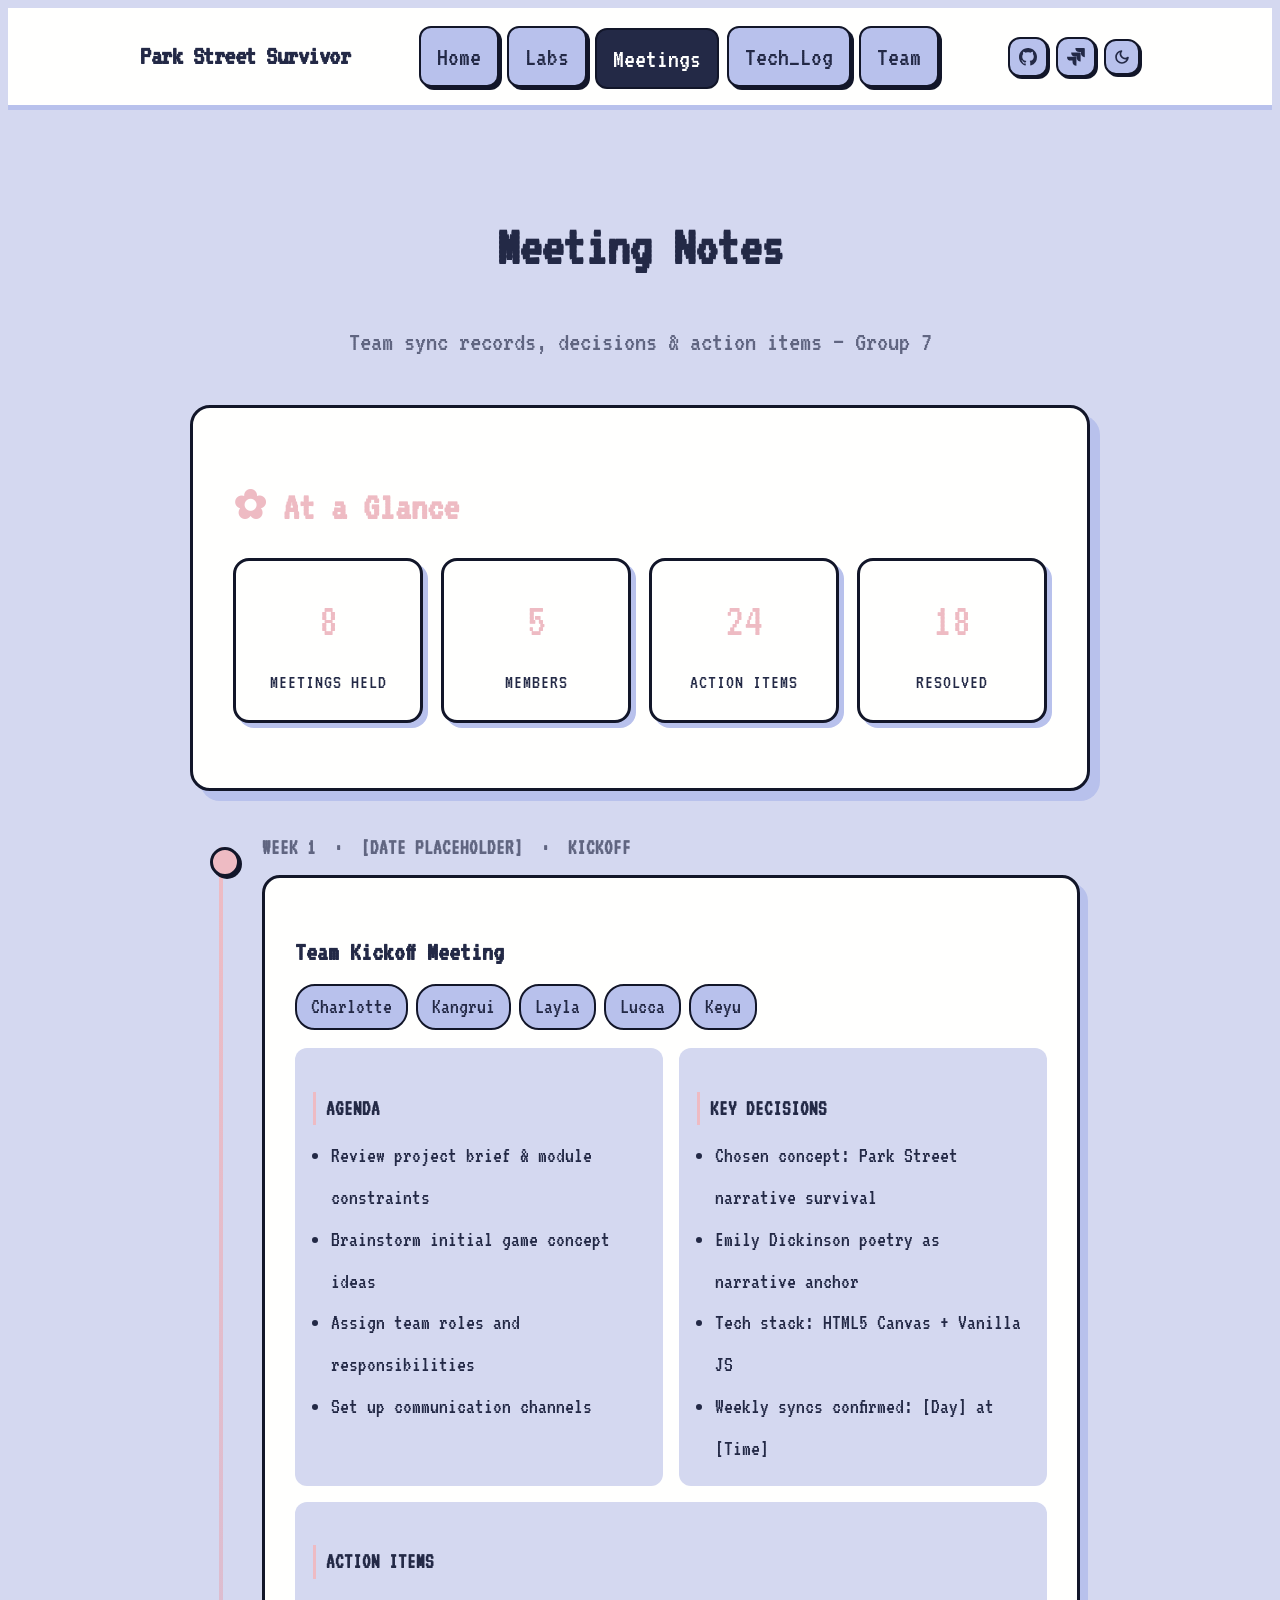
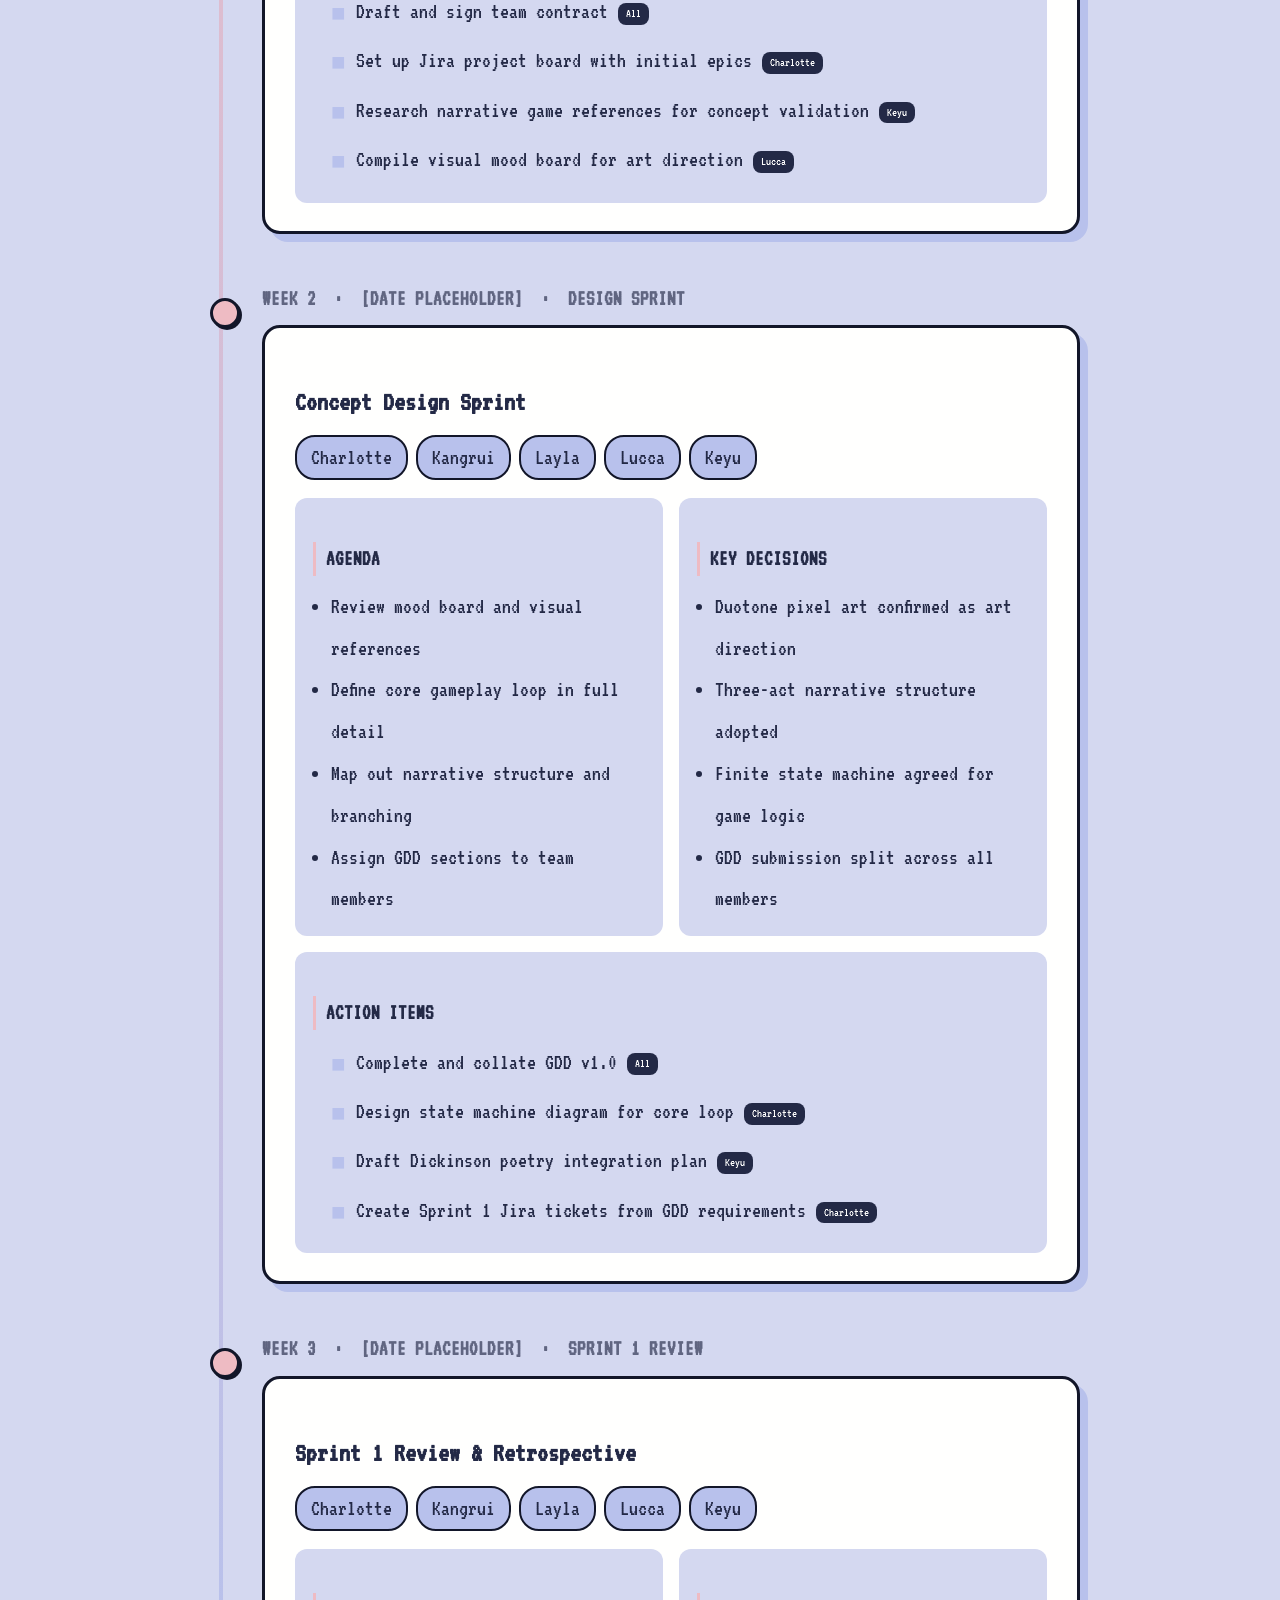
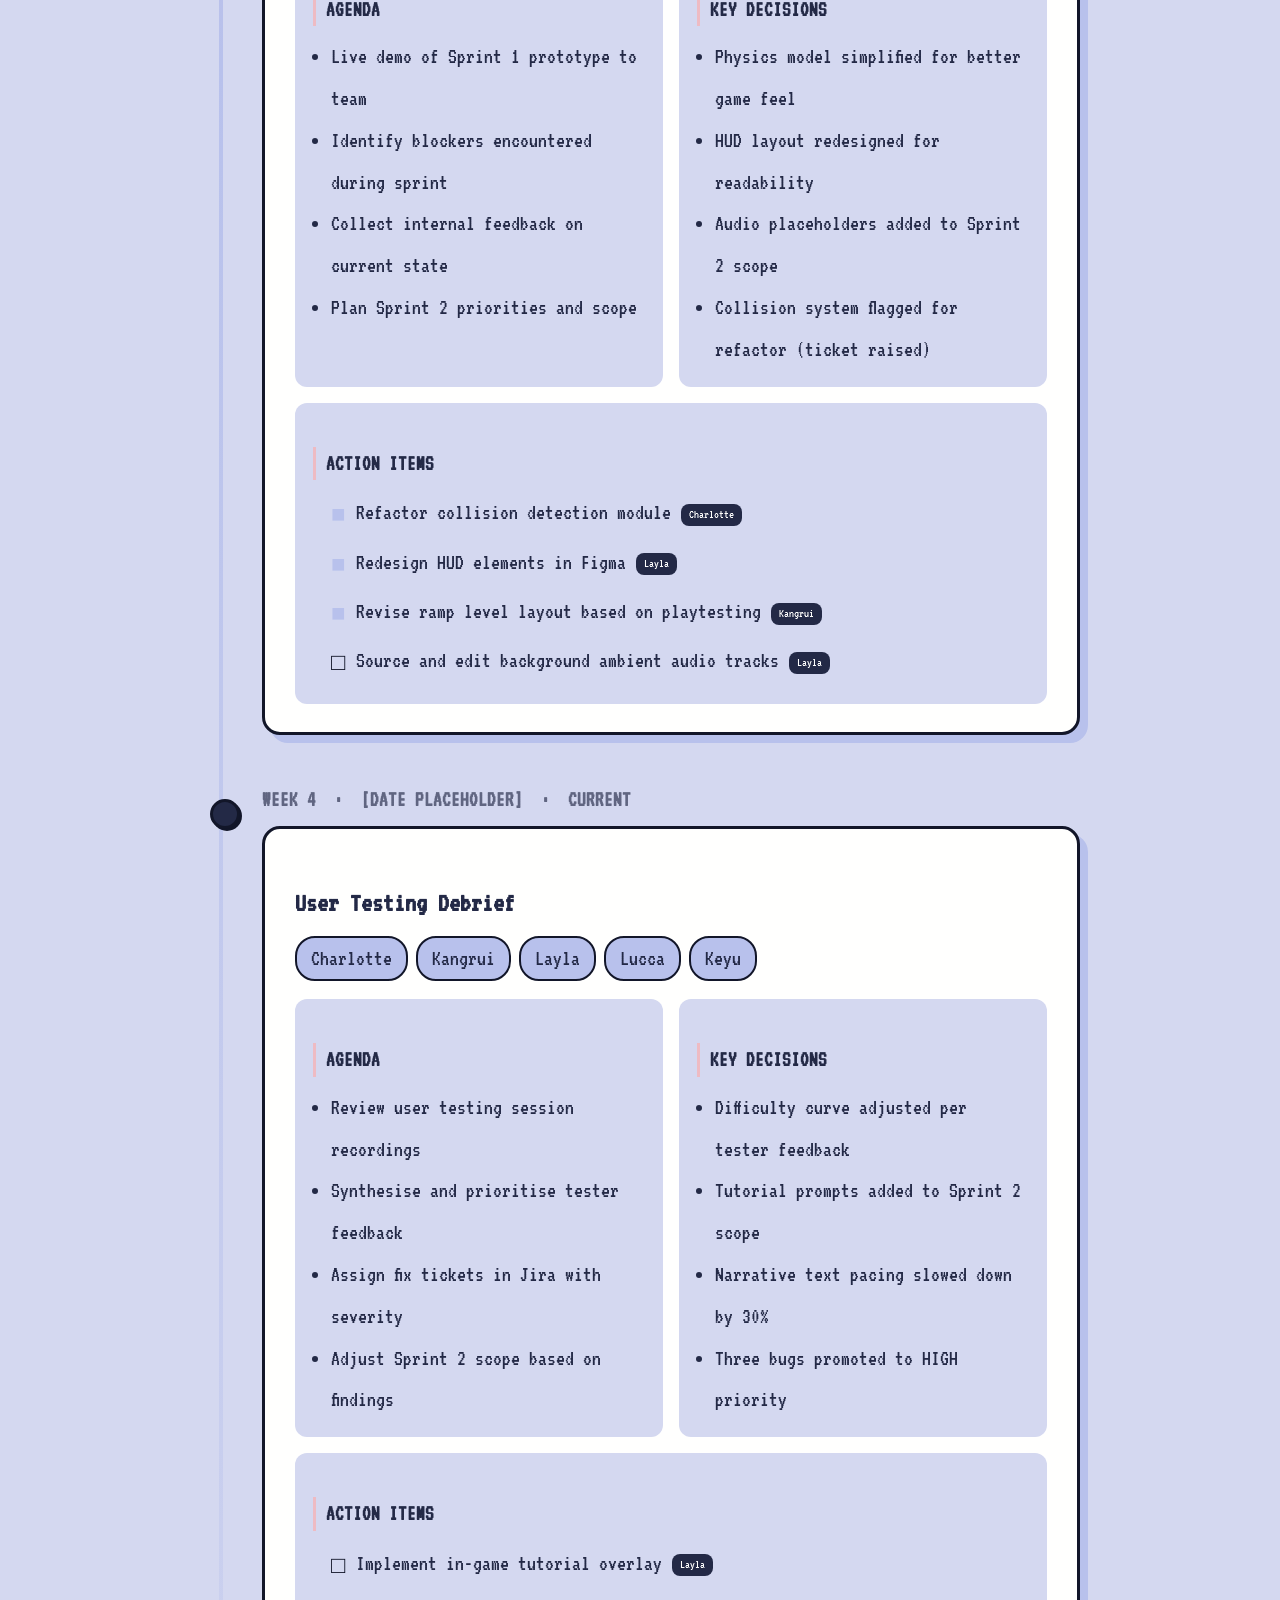
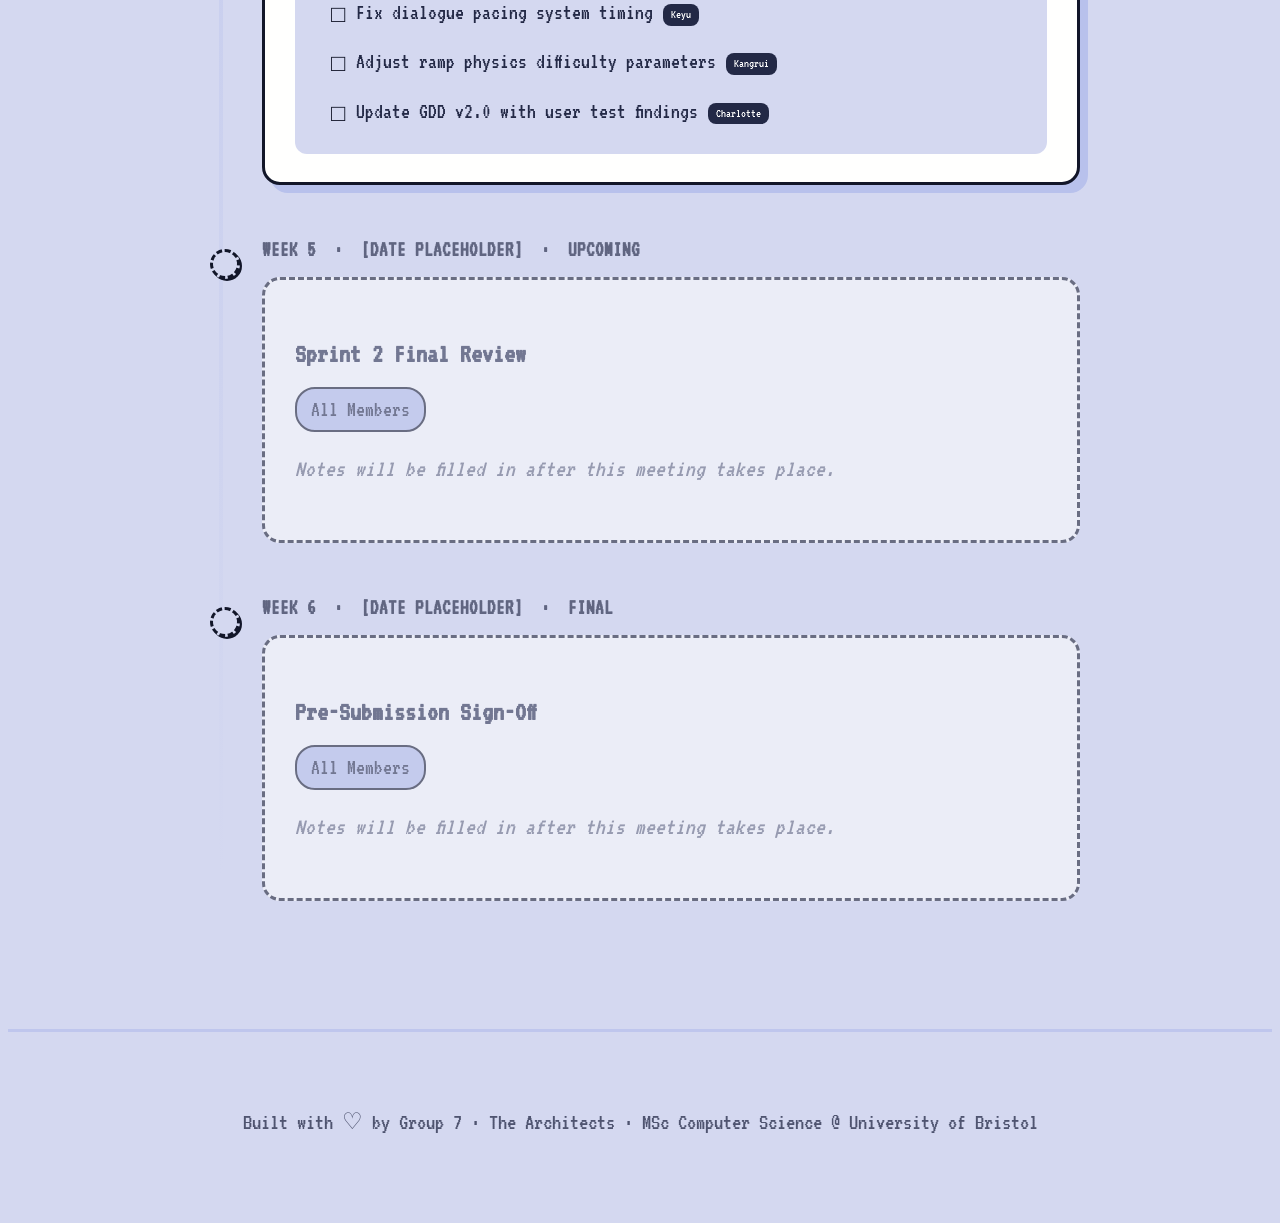
<file: docs/meetings.html>
<!DOCTYPE html>
<html lang="en">
<head>
    <meta charset="UTF-8">
    <meta name="viewport" content="width=device-width, initial-scale=1.0">
    <title>Park Street Survivor | Meeting Notes</title>
    <link rel="stylesheet" href="style.css">
    <script src="theme.js"></script>
</head>
<body>

    <nav>
        <div class="nav-container container">
            <span class="logo">Park Street Survivor</span>
            <div class="nav-links">
                <a href="index.html"     class="nav-item">Home</a>
                <a href="labs.html"      class="nav-item">Labs</a>
                <a href="meetings.html"  class="nav-item active">Meetings</a>
                <a href="technical.html" class="nav-item">Tech_Log</a>
                <a href="team.html"      class="nav-item">Team</a>
            </div>
            <div class="nav-actions">
                <a href="#" class="nav-icon-btn" target="_blank" title="GitHub Repository">
                    <svg viewBox="0 0 24 24" fill="currentColor" width="18" height="18" aria-hidden="true"><path d="M12 0C5.37 0 0 5.37 0 12c0 5.31 3.435 9.795 8.205 11.385.6.105.825-.255.825-.57 0-.285-.015-1.23-.015-2.235-3.015.555-3.795-.735-4.035-1.41-.135-.345-.72-1.41-1.23-1.695-.42-.225-1.02-.78-.015-.795.945-.015 1.62.87 1.845 1.23 1.08 1.815 2.805 1.305 3.495.99.105-.78.42-1.305.765-1.605-2.67-.3-5.46-1.335-5.46-5.925 0-1.305.465-2.385 1.23-3.225-.12-.3-.54-1.53.12-3.18 0 0 1.005-.315 3.3 1.23.96-.27 1.98-.405 3-.405s2.04.135 3 .405c2.295-1.56 3.3-1.23 3.3-1.23.66 1.65.24 2.88.12 3.18.765.84 1.23 1.905 1.23 3.225 0 4.605-2.805 5.625-5.475 5.925.435.375.81 1.095.81 2.22 0 1.605-.015 2.895-.015 3.3 0 .315.225.69.825.57A12.02 12.02 0 0 0 24 12c0-6.63-5.37-12-12-12z"/></svg>
                </a>
                <a href="#" class="nav-icon-btn" target="_blank" title="Jira Board">
                    <svg viewBox="0 0 24 24" fill="currentColor" width="18" height="18" aria-hidden="true"><path d="M11.571 11.513H0a5.218 5.218 0 0 0 5.232 5.215l2.13-.001V18.5c0 2.902 2.325 5.252 5.215 5.215V12.518c-.01-.564-.464-1.005-1.006-1.005zm5.57-5.558H5.571a5.218 5.218 0 0 0 5.232 5.215l2.13-.001v1.774c0 2.902 2.325 5.252 5.215 5.215V6.961c0-.558-.449-1.006-1.006-1.006zm5.572-5.955H11.143a5.218 5.218 0 0 0 5.232 5.215l2.13-.001v1.774c0 2.902 2.325 5.252 5.215 5.215V1.005A1.005 1.005 0 0 0 22.713 0z"/></svg>
                </a>
                <button class="theme-toggle" id="themeToggle" aria-label="Switch theme"></button>
            </div>
        </div>
    </nav>

    <div class="container">

        <div class="page-hero">
            <h1 class="page-title">Meeting Notes</h1>
            <p class="page-subtitle">Team sync records, decisions &amp; action items — Group 7</p>
        </div>

        <!-- Stats -->
        <div class="card">
            <h2 class="section-title">✿ At a Glance</h2>
            <div class="stats-row">
                <div class="stat-card">
                    <span class="stat-number">8</span>
                    <span class="stat-label">Meetings Held</span>
                </div>
                <div class="stat-card">
                    <span class="stat-number">5</span>
                    <span class="stat-label">Members</span>
                </div>
                <div class="stat-card">
                    <span class="stat-number">24</span>
                    <span class="stat-label">Action Items</span>
                </div>
                <div class="stat-card">
                    <span class="stat-number">18</span>
                    <span class="stat-label">Resolved</span>
                </div>
            </div>
        </div>

    </div><!-- /.container -->

    <!-- Timeline -->
    <div class="meetings-container">
        <div class="timeline">

            <!-- ─── Meeting 1 ─── -->
            <div class="timeline-item">
                <div class="timeline-dot"></div>
                <p class="timeline-label">Week 1 &nbsp;·&nbsp; [Date Placeholder] &nbsp;·&nbsp; Kickoff</p>
                <div class="timeline-card">
                    <h3>Team Kickoff Meeting</h3>
                    <div class="attendees-row">
                        <span class="attendee-chip">Charlotte</span>
                        <span class="attendee-chip">Kangrui</span>
                        <span class="attendee-chip">Layla</span>
                        <span class="attendee-chip">Lucca</span>
                        <span class="attendee-chip">Keyu</span>
                    </div>
                    <div class="meeting-body">
                        <div class="meeting-section">
                            <h4>Agenda</h4>
                            <ul>
                                <li>Review project brief &amp; module constraints</li>
                                <li>Brainstorm initial game concept ideas</li>
                                <li>Assign team roles and responsibilities</li>
                                <li>Set up communication channels</li>
                            </ul>
                        </div>
                        <div class="meeting-section">
                            <h4>Key Decisions</h4>
                            <ul>
                                <li>Chosen concept: Park Street narrative survival</li>
                                <li>Emily Dickinson poetry as narrative anchor</li>
                                <li>Tech stack: HTML5 Canvas + Vanilla JS</li>
                                <li>Weekly syncs confirmed: [Day] at [Time]</li>
                            </ul>
                        </div>
                        <div class="meeting-section full-width">
                            <h4>Action Items</h4>
                            <ul class="action-list">
                                <li class="done">
                                    Draft and sign team contract
                                    <span class="assignee-tag">All</span>
                                </li>
                                <li class="done">
                                    Set up Jira project board with initial epics
                                    <span class="assignee-tag">Charlotte</span>
                                </li>
                                <li class="done">
                                    Research narrative game references for concept validation
                                    <span class="assignee-tag">Keyu</span>
                                </li>
                                <li class="done">
                                    Compile visual mood board for art direction
                                    <span class="assignee-tag">Lucca</span>
                                </li>
                            </ul>
                        </div>
                    </div>
                </div>
            </div>

            <!-- ─── Meeting 2 ─── -->
            <div class="timeline-item">
                <div class="timeline-dot"></div>
                <p class="timeline-label">Week 2 &nbsp;·&nbsp; [Date Placeholder] &nbsp;·&nbsp; Design Sprint</p>
                <div class="timeline-card">
                    <h3>Concept Design Sprint</h3>
                    <div class="attendees-row">
                        <span class="attendee-chip">Charlotte</span>
                        <span class="attendee-chip">Kangrui</span>
                        <span class="attendee-chip">Layla</span>
                        <span class="attendee-chip">Lucca</span>
                        <span class="attendee-chip">Keyu</span>
                    </div>
                    <div class="meeting-body">
                        <div class="meeting-section">
                            <h4>Agenda</h4>
                            <ul>
                                <li>Review mood board and visual references</li>
                                <li>Define core gameplay loop in full detail</li>
                                <li>Map out narrative structure and branching</li>
                                <li>Assign GDD sections to team members</li>
                            </ul>
                        </div>
                        <div class="meeting-section">
                            <h4>Key Decisions</h4>
                            <ul>
                                <li>Duotone pixel art confirmed as art direction</li>
                                <li>Three-act narrative structure adopted</li>
                                <li>Finite state machine agreed for game logic</li>
                                <li>GDD submission split across all members</li>
                            </ul>
                        </div>
                        <div class="meeting-section full-width">
                            <h4>Action Items</h4>
                            <ul class="action-list">
                                <li class="done">
                                    Complete and collate GDD v1.0
                                    <span class="assignee-tag">All</span>
                                </li>
                                <li class="done">
                                    Design state machine diagram for core loop
                                    <span class="assignee-tag">Charlotte</span>
                                </li>
                                <li class="done">
                                    Draft Dickinson poetry integration plan
                                    <span class="assignee-tag">Keyu</span>
                                </li>
                                <li class="done">
                                    Create Sprint 1 Jira tickets from GDD requirements
                                    <span class="assignee-tag">Charlotte</span>
                                </li>
                            </ul>
                        </div>
                    </div>
                </div>
            </div>

            <!-- ─── Meeting 3 ─── -->
            <div class="timeline-item">
                <div class="timeline-dot"></div>
                <p class="timeline-label">Week 3 &nbsp;·&nbsp; [Date Placeholder] &nbsp;·&nbsp; Sprint 1 Review</p>
                <div class="timeline-card">
                    <h3>Sprint 1 Review &amp; Retrospective</h3>
                    <div class="attendees-row">
                        <span class="attendee-chip">Charlotte</span>
                        <span class="attendee-chip">Kangrui</span>
                        <span class="attendee-chip">Layla</span>
                        <span class="attendee-chip">Lucca</span>
                        <span class="attendee-chip">Keyu</span>
                    </div>
                    <div class="meeting-body">
                        <div class="meeting-section">
                            <h4>Agenda</h4>
                            <ul>
                                <li>Live demo of Sprint 1 prototype to team</li>
                                <li>Identify blockers encountered during sprint</li>
                                <li>Collect internal feedback on current state</li>
                                <li>Plan Sprint 2 priorities and scope</li>
                            </ul>
                        </div>
                        <div class="meeting-section">
                            <h4>Key Decisions</h4>
                            <ul>
                                <li>Physics model simplified for better game feel</li>
                                <li>HUD layout redesigned for readability</li>
                                <li>Audio placeholders added to Sprint 2 scope</li>
                                <li>Collision system flagged for refactor (ticket raised)</li>
                            </ul>
                        </div>
                        <div class="meeting-section full-width">
                            <h4>Action Items</h4>
                            <ul class="action-list">
                                <li class="done">
                                    Refactor collision detection module
                                    <span class="assignee-tag">Charlotte</span>
                                </li>
                                <li class="done">
                                    Redesign HUD elements in Figma
                                    <span class="assignee-tag">Layla</span>
                                </li>
                                <li class="done">
                                    Revise ramp level layout based on playtesting
                                    <span class="assignee-tag">Kangrui</span>
                                </li>
                                <li>
                                    Source and edit background ambient audio tracks
                                    <span class="assignee-tag">Layla</span>
                                </li>
                            </ul>
                        </div>
                    </div>
                </div>
            </div>

            <!-- ─── Meeting 4 — CURRENT ─── -->
            <div class="timeline-item">
                <div class="timeline-dot current"></div>
                <p class="timeline-label">Week 4 &nbsp;·&nbsp; [Date Placeholder] &nbsp;·&nbsp; Current</p>
                <div class="timeline-card">
                    <h3>User Testing Debrief</h3>
                    <div class="attendees-row">
                        <span class="attendee-chip">Charlotte</span>
                        <span class="attendee-chip">Kangrui</span>
                        <span class="attendee-chip">Layla</span>
                        <span class="attendee-chip">Lucca</span>
                        <span class="attendee-chip">Keyu</span>
                    </div>
                    <div class="meeting-body">
                        <div class="meeting-section">
                            <h4>Agenda</h4>
                            <ul>
                                <li>Review user testing session recordings</li>
                                <li>Synthesise and prioritise tester feedback</li>
                                <li>Assign fix tickets in Jira with severity</li>
                                <li>Adjust Sprint 2 scope based on findings</li>
                            </ul>
                        </div>
                        <div class="meeting-section">
                            <h4>Key Decisions</h4>
                            <ul>
                                <li>Difficulty curve adjusted per tester feedback</li>
                                <li>Tutorial prompts added to Sprint 2 scope</li>
                                <li>Narrative text pacing slowed down by 30%</li>
                                <li>Three bugs promoted to HIGH priority</li>
                            </ul>
                        </div>
                        <div class="meeting-section full-width">
                            <h4>Action Items</h4>
                            <ul class="action-list">
                                <li>
                                    Implement in-game tutorial overlay
                                    <span class="assignee-tag">Layla</span>
                                </li>
                                <li>
                                    Fix dialogue pacing system timing
                                    <span class="assignee-tag">Keyu</span>
                                </li>
                                <li>
                                    Adjust ramp physics difficulty parameters
                                    <span class="assignee-tag">Kangrui</span>
                                </li>
                                <li>
                                    Update GDD v2.0 with user test findings
                                    <span class="assignee-tag">Charlotte</span>
                                </li>
                            </ul>
                        </div>
                    </div>
                </div>
            </div>

            <!-- ─── Meeting 5 — UPCOMING ─── -->
            <div class="timeline-item">
                <div class="timeline-dot upcoming"></div>
                <p class="timeline-label">Week 5 &nbsp;·&nbsp; [Date Placeholder] &nbsp;·&nbsp; Upcoming</p>
                <div class="timeline-card upcoming-card">
                    <h3>Sprint 2 Final Review</h3>
                    <div class="attendees-row">
                        <span class="attendee-chip">All Members</span>
                    </div>
                    <p style="font-family:'Terminal'; font-size:1.2rem; margin-top:14px; opacity:0.7; font-style:italic;">
                        Notes will be filled in after this meeting takes place.
                    </p>
                </div>
            </div>

            <!-- ─── Meeting 6 — UPCOMING ─── -->
            <div class="timeline-item">
                <div class="timeline-dot upcoming"></div>
                <p class="timeline-label">Week 6 &nbsp;·&nbsp; [Date Placeholder] &nbsp;·&nbsp; Final</p>
                <div class="timeline-card upcoming-card">
                    <h3>Pre-Submission Sign-Off</h3>
                    <div class="attendees-row">
                        <span class="attendee-chip">All Members</span>
                    </div>
                    <p style="font-family:'Terminal'; font-size:1.2rem; margin-top:14px; opacity:0.7; font-style:italic;">
                        Notes will be filled in after this meeting takes place.
                    </p>
                </div>
            </div>

        </div><!-- /.timeline -->
    </div><!-- /.meetings-container -->

    <footer>
        <p>Built with ♡ by Group 7 · The Architects · MSc Computer Science @ University of Bristol</p>
    </footer>

</body>
</html>
</file>
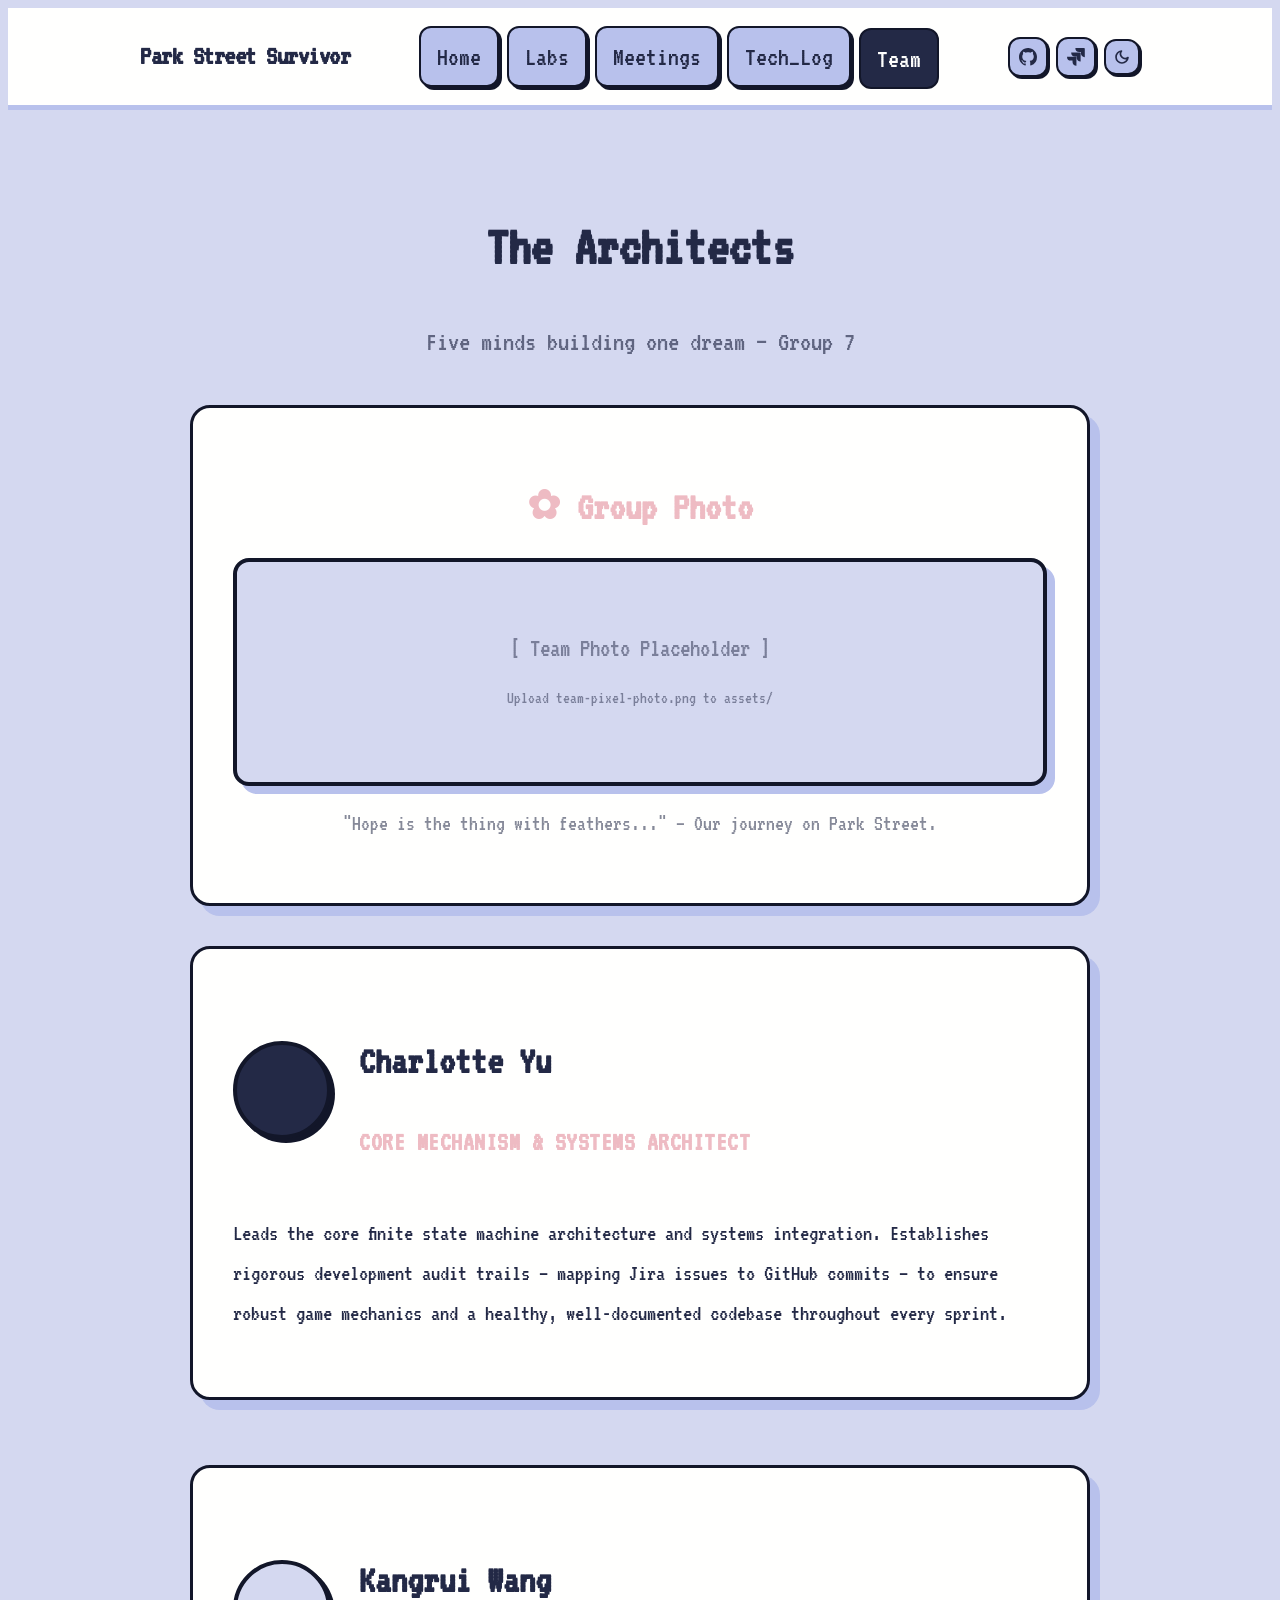
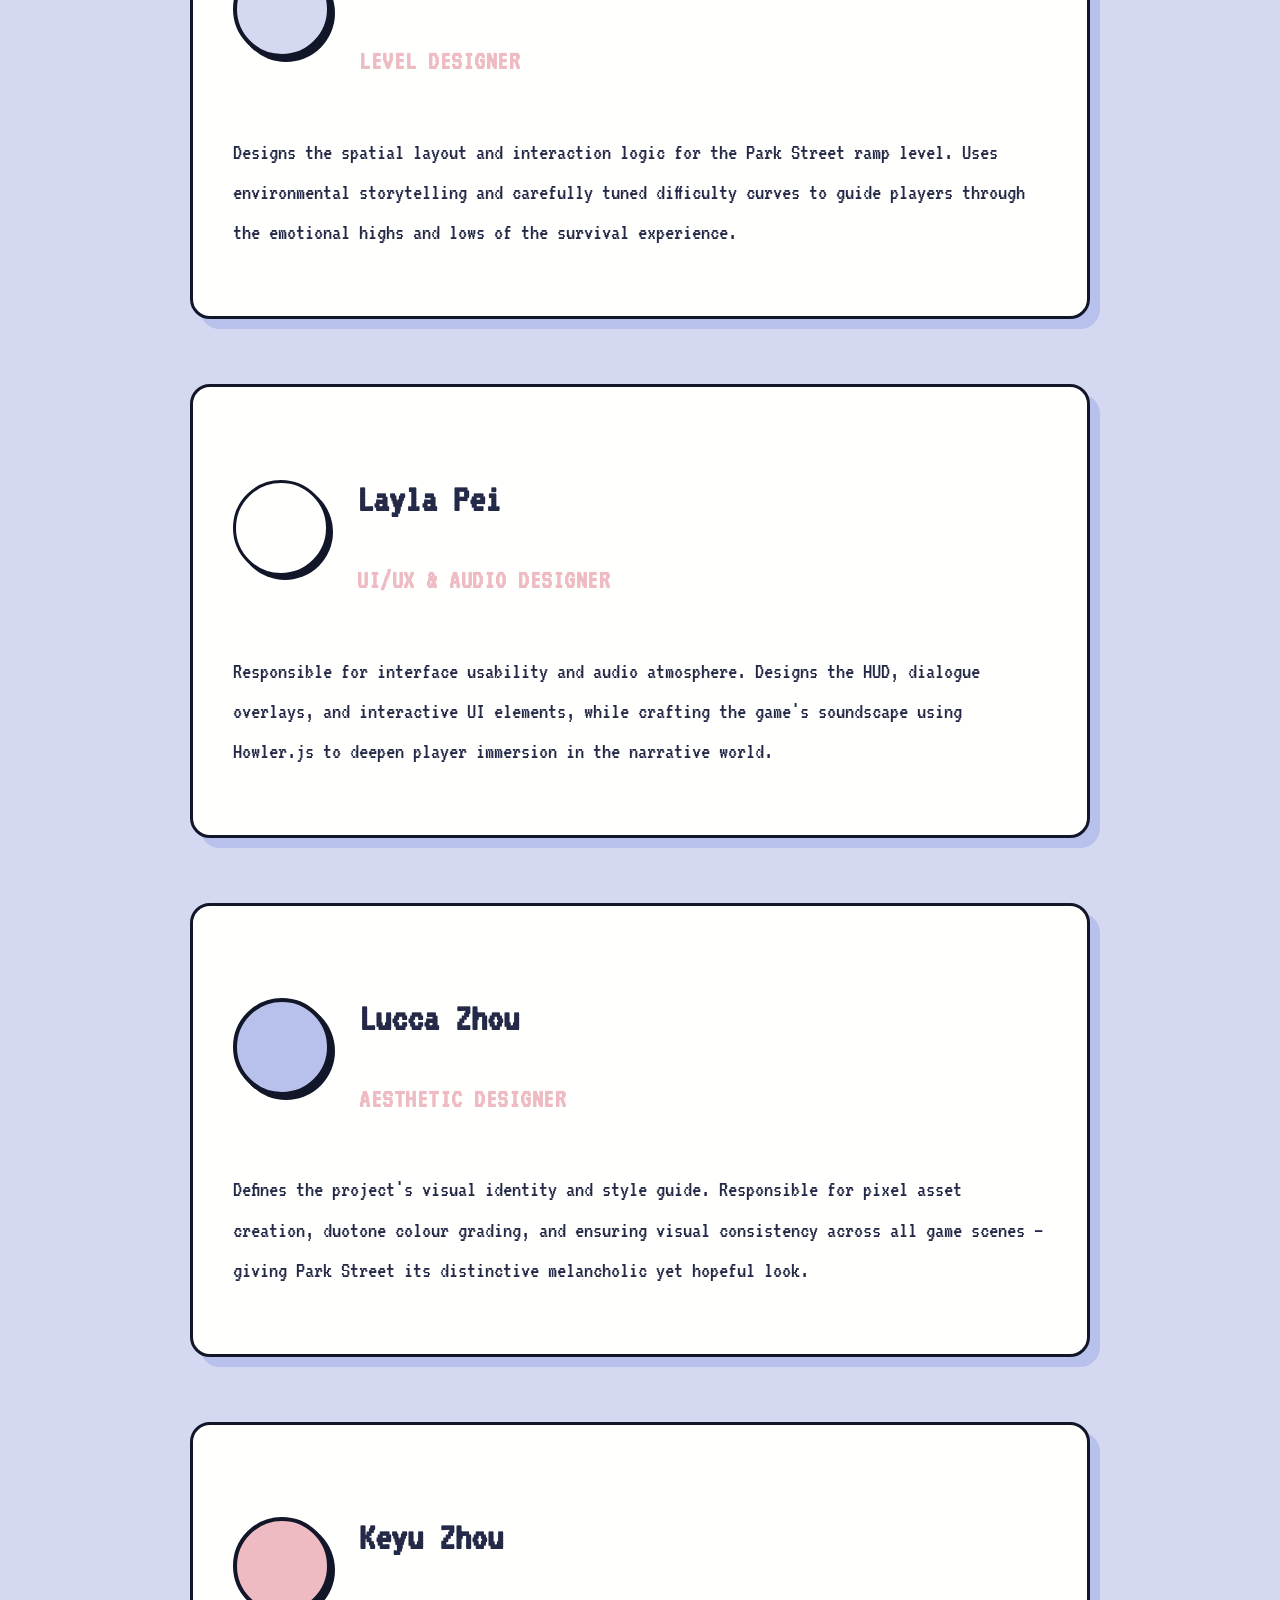
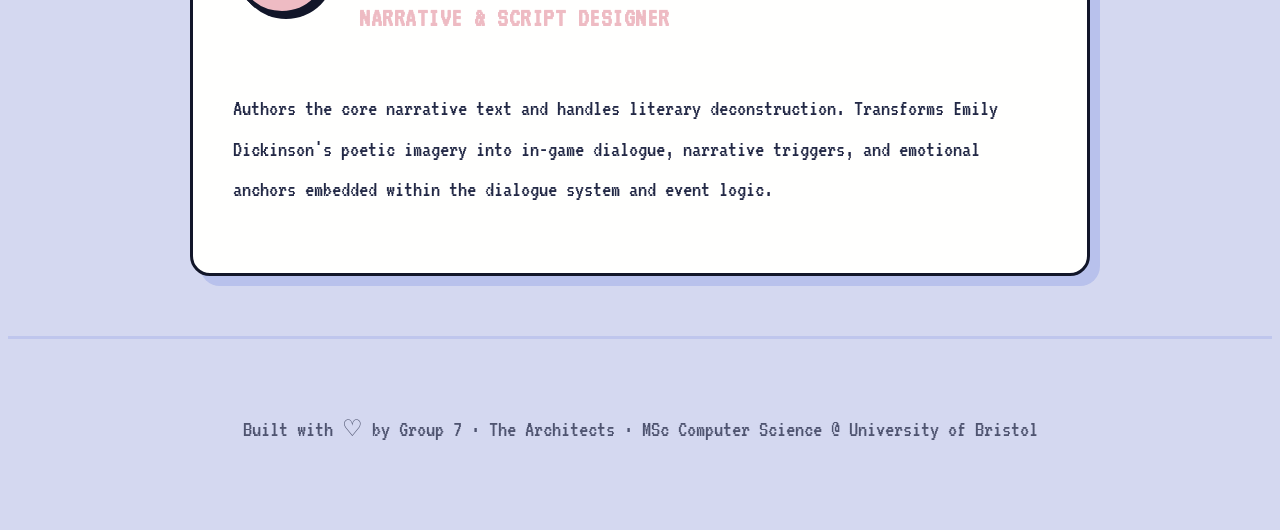
<file: docs/team.html>
<!DOCTYPE html>
<html lang="en">
<head>
    <meta charset="UTF-8">
    <meta name="viewport" content="width=device-width, initial-scale=1.0">
    <title>Park Street Survivor | The Architects</title>
    <link rel="stylesheet" href="style.css">
    <script src="theme.js"></script>
</head>
<body>

    <nav>
        <div class="nav-container container">
            <span class="logo">Park Street Survivor</span>
            <div class="nav-links">
                <a href="index.html"     class="nav-item">Home</a>
                <a href="labs.html"      class="nav-item">Labs</a>
                <a href="meetings.html"  class="nav-item">Meetings</a>
                <a href="technical.html" class="nav-item">Tech_Log</a>
                <a href="team.html"      class="nav-item active">Team</a>
            </div>
            <div class="nav-actions">
                <a href="#" class="nav-icon-btn" target="_blank" title="GitHub Repository">
                    <svg viewBox="0 0 24 24" fill="currentColor" width="18" height="18" aria-hidden="true"><path d="M12 0C5.37 0 0 5.37 0 12c0 5.31 3.435 9.795 8.205 11.385.6.105.825-.255.825-.57 0-.285-.015-1.23-.015-2.235-3.015.555-3.795-.735-4.035-1.41-.135-.345-.72-1.41-1.23-1.695-.42-.225-1.02-.78-.015-.795.945-.015 1.62.87 1.845 1.23 1.08 1.815 2.805 1.305 3.495.99.105-.78.42-1.305.765-1.605-2.67-.3-5.46-1.335-5.46-5.925 0-1.305.465-2.385 1.23-3.225-.12-.3-.54-1.53.12-3.18 0 0 1.005-.315 3.3 1.23.96-.27 1.98-.405 3-.405s2.04.135 3 .405c2.295-1.56 3.3-1.23 3.3-1.23.66 1.65.24 2.88.12 3.18.765.84 1.23 1.905 1.23 3.225 0 4.605-2.805 5.625-5.475 5.925.435.375.81 1.095.81 2.22 0 1.605-.015 2.895-.015 3.3 0 .315.225.69.825.57A12.02 12.02 0 0 0 24 12c0-6.63-5.37-12-12-12z"/></svg>
                </a>
                <a href="#" class="nav-icon-btn" target="_blank" title="Jira Board">
                    <svg viewBox="0 0 24 24" fill="currentColor" width="18" height="18" aria-hidden="true"><path d="M11.571 11.513H0a5.218 5.218 0 0 0 5.232 5.215l2.13-.001V18.5c0 2.902 2.325 5.252 5.215 5.215V12.518c-.01-.564-.464-1.005-1.006-1.005zm5.57-5.558H5.571a5.218 5.218 0 0 0 5.232 5.215l2.13-.001v1.774c0 2.902 2.325 5.252 5.215 5.215V6.961c0-.558-.449-1.006-1.006-1.006zm5.572-5.955H11.143a5.218 5.218 0 0 0 5.232 5.215l2.13-.001v1.774c0 2.902 2.325 5.252 5.215 5.215V1.005A1.005 1.005 0 0 0 22.713 0z"/></svg>
                </a>
                <button class="theme-toggle" id="themeToggle" aria-label="Switch theme"></button>
            </div>
        </div>
    </nav>

    <div class="container">

        <div class="page-hero">
            <h1 class="page-title">The Architects</h1>
            <p class="page-subtitle">Five minds building one dream — Group 7</p>
        </div>

        <!-- Group Photo -->
        <div class="card" style="text-align: center;">
            <h2 class="section-title">✿ Group Photo</h2>
            <div class="pixel-img-frame">
                <div class="pixel-img-placeholder">
                    [ Team Photo Placeholder ]<br>
                    <span style="font-size:0.85rem;">Upload team-pixel-photo.png to assets/</span>
                </div>
            </div>
            <p class="caption">"Hope is the thing with feathers..." — Our journey on Park Street.</p>
        </div>

        <!-- Team Members -->
        <div class="team-list">

            <div class="card member-card">
                <div class="member-header">
                    <div class="avatar" style="background: var(--headline);"></div>
                    <div class="member-info">
                        <h3 class="member-name">Charlotte Yu</h3>
                        <p class="member-role">Core Mechanism &amp; Systems Architect</p>
                    </div>
                </div>
                <p class="member-desc">
                    Leads the core finite state machine architecture and systems integration.
                    Establishes rigorous development audit trails — mapping Jira issues to
                    GitHub commits — to ensure robust game mechanics and a healthy,
                    well-documented codebase throughout every sprint.
                </p>
            </div>

            <div class="card member-card">
                <div class="member-header">
                    <div class="avatar" style="background: #d4d8f0;"></div>
                    <div class="member-info">
                        <h3 class="member-name">Kangrui Wang</h3>
                        <p class="member-role">Level Designer</p>
                    </div>
                </div>
                <p class="member-desc">
                    Designs the spatial layout and interaction logic for the Park Street ramp level.
                    Uses environmental storytelling and carefully tuned difficulty curves to guide
                    players through the emotional highs and lows of the survival experience.
                </p>
            </div>

            <div class="card member-card">
                <div class="member-header">
                    <div class="avatar" style="background: #fffffe; border: 3px solid var(--stroke);"></div>
                    <div class="member-info">
                        <h3 class="member-name">Layla Pei</h3>
                        <p class="member-role">UI/UX &amp; Audio Designer</p>
                    </div>
                </div>
                <p class="member-desc">
                    Responsible for interface usability and audio atmosphere. Designs the HUD,
                    dialogue overlays, and interactive UI elements, while crafting the game's
                    soundscape using Howler.js to deepen player immersion in the narrative world.
                </p>
            </div>

            <div class="card member-card">
                <div class="member-header">
                    <div class="avatar" style="background: var(--main-accent);"></div>
                    <div class="member-info">
                        <h3 class="member-name">Lucca Zhou</h3>
                        <p class="member-role">Aesthetic Designer</p>
                    </div>
                </div>
                <p class="member-desc">
                    Defines the project's visual identity and style guide. Responsible for
                    pixel asset creation, duotone colour grading, and ensuring visual
                    consistency across all game scenes — giving Park Street its
                    distinctive melancholic yet hopeful look.
                </p>
            </div>

            <div class="card member-card">
                <div class="member-header">
                    <div class="avatar" style="background: var(--highlight);"></div>
                    <div class="member-info">
                        <h3 class="member-name">Keyu Zhou</h3>
                        <p class="member-role">Narrative &amp; Script Designer</p>
                    </div>
                </div>
                <p class="member-desc">
                    Authors the core narrative text and handles literary deconstruction.
                    Transforms Emily Dickinson's poetic imagery into in-game dialogue,
                    narrative triggers, and emotional anchors embedded within
                    the dialogue system and event logic.
                </p>
            </div>

        </div><!-- /.team-list -->

    </div><!-- /.container -->

    <footer>
        <p>Built with ♡ by Group 7 · The Architects · MSc Computer Science @ University of Bristol</p>
    </footer>

</body>
</html>
</file>
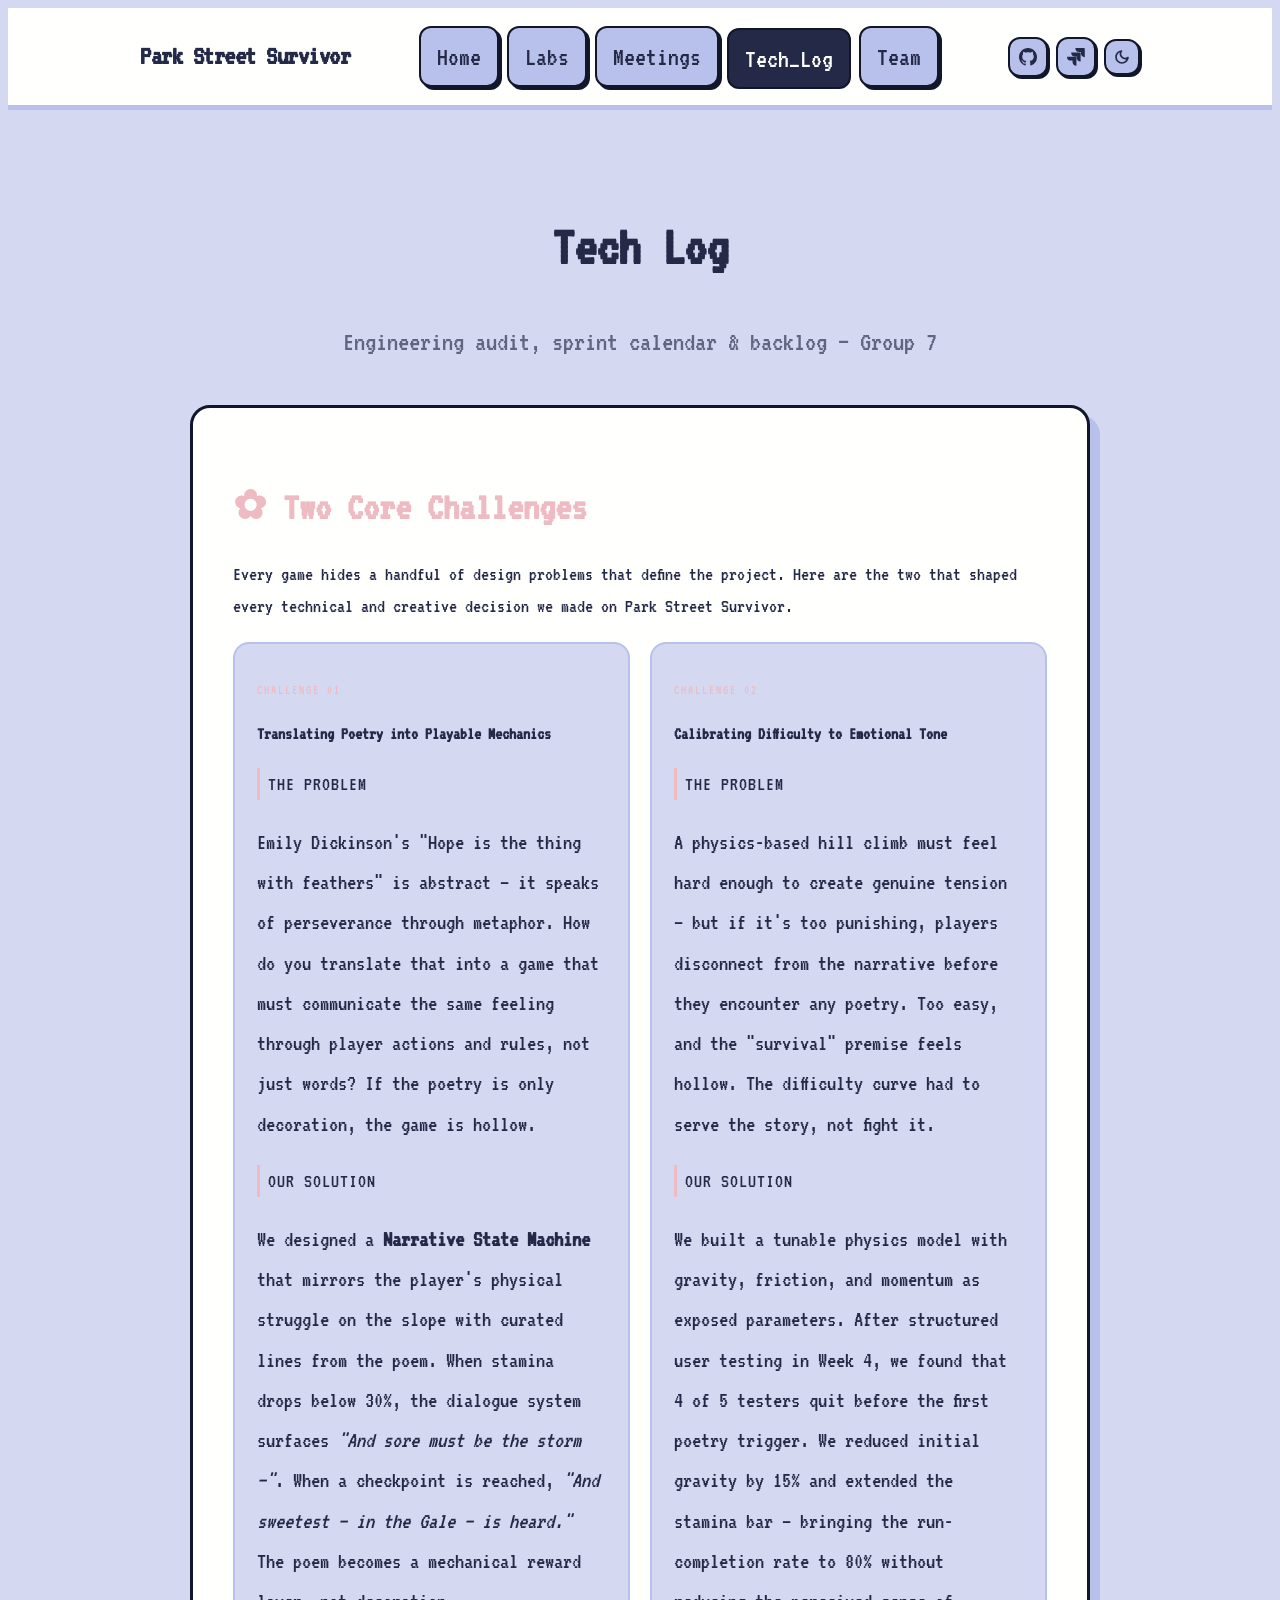
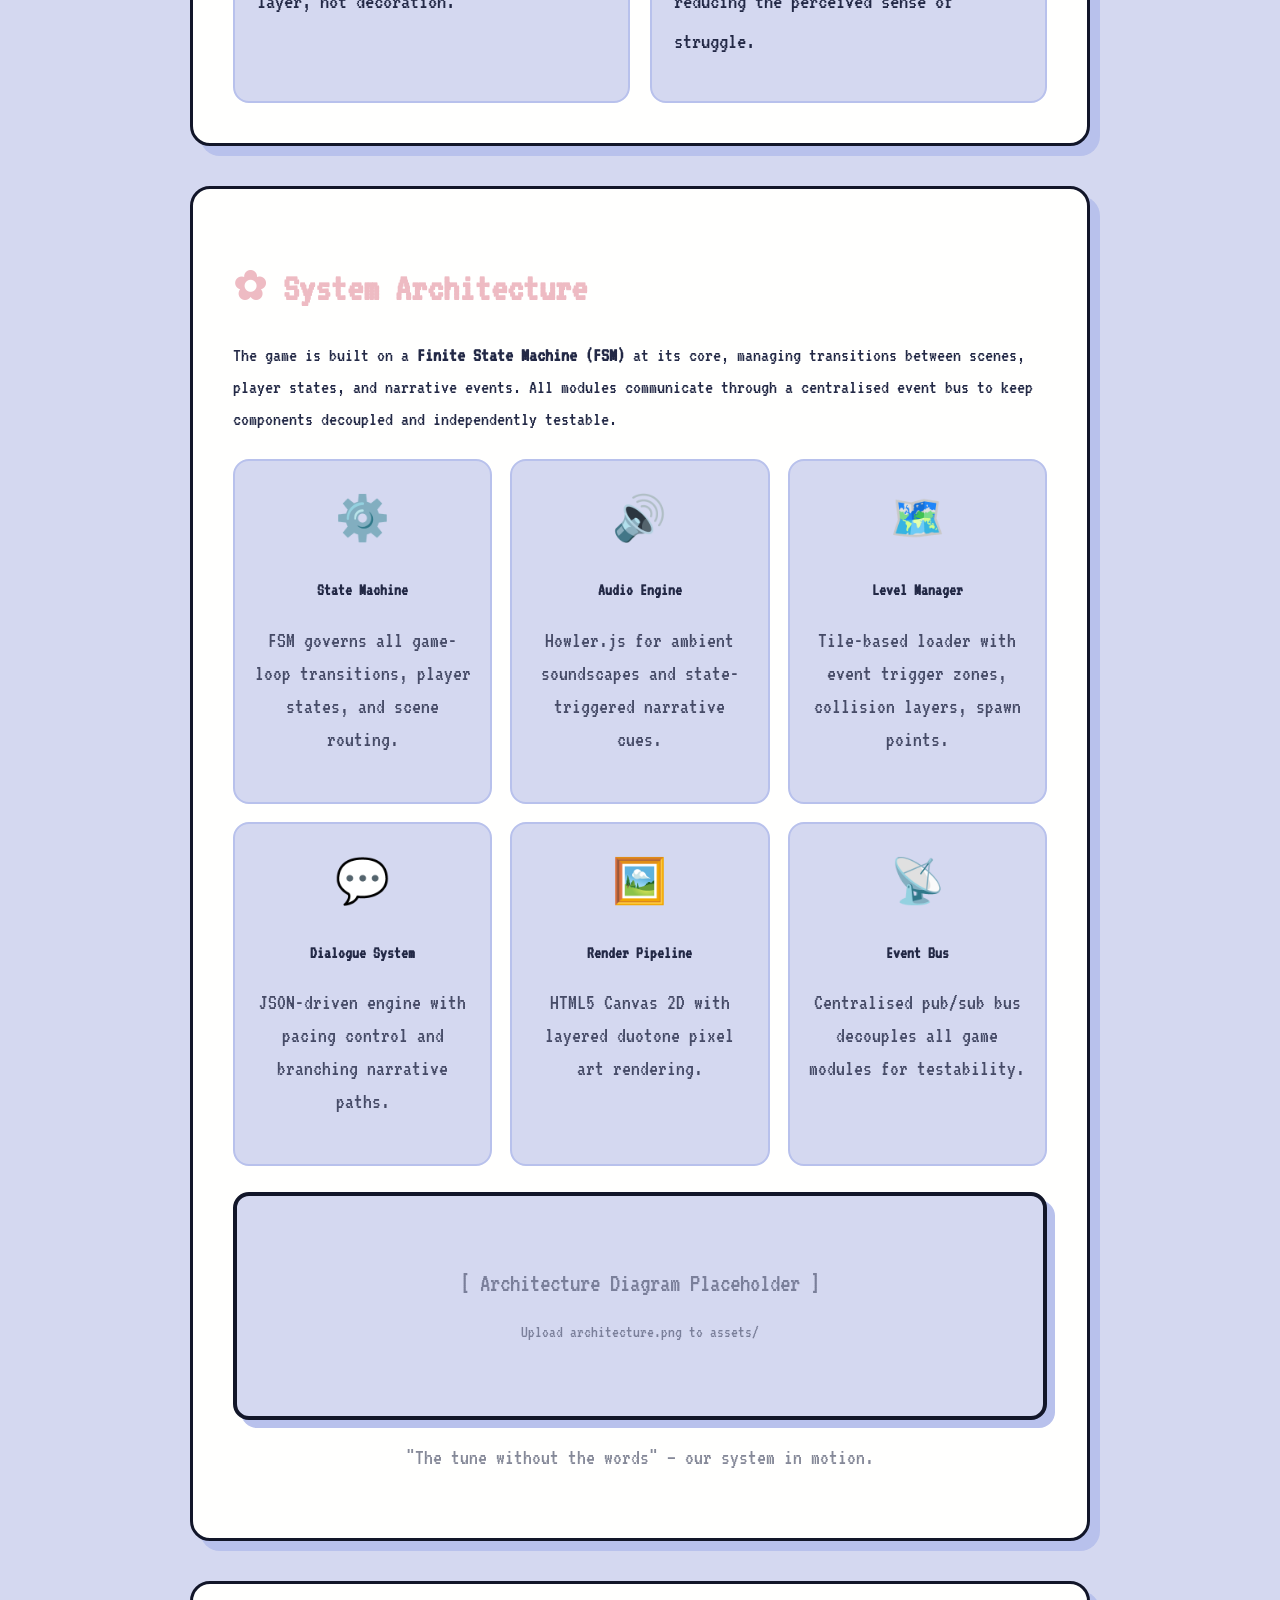
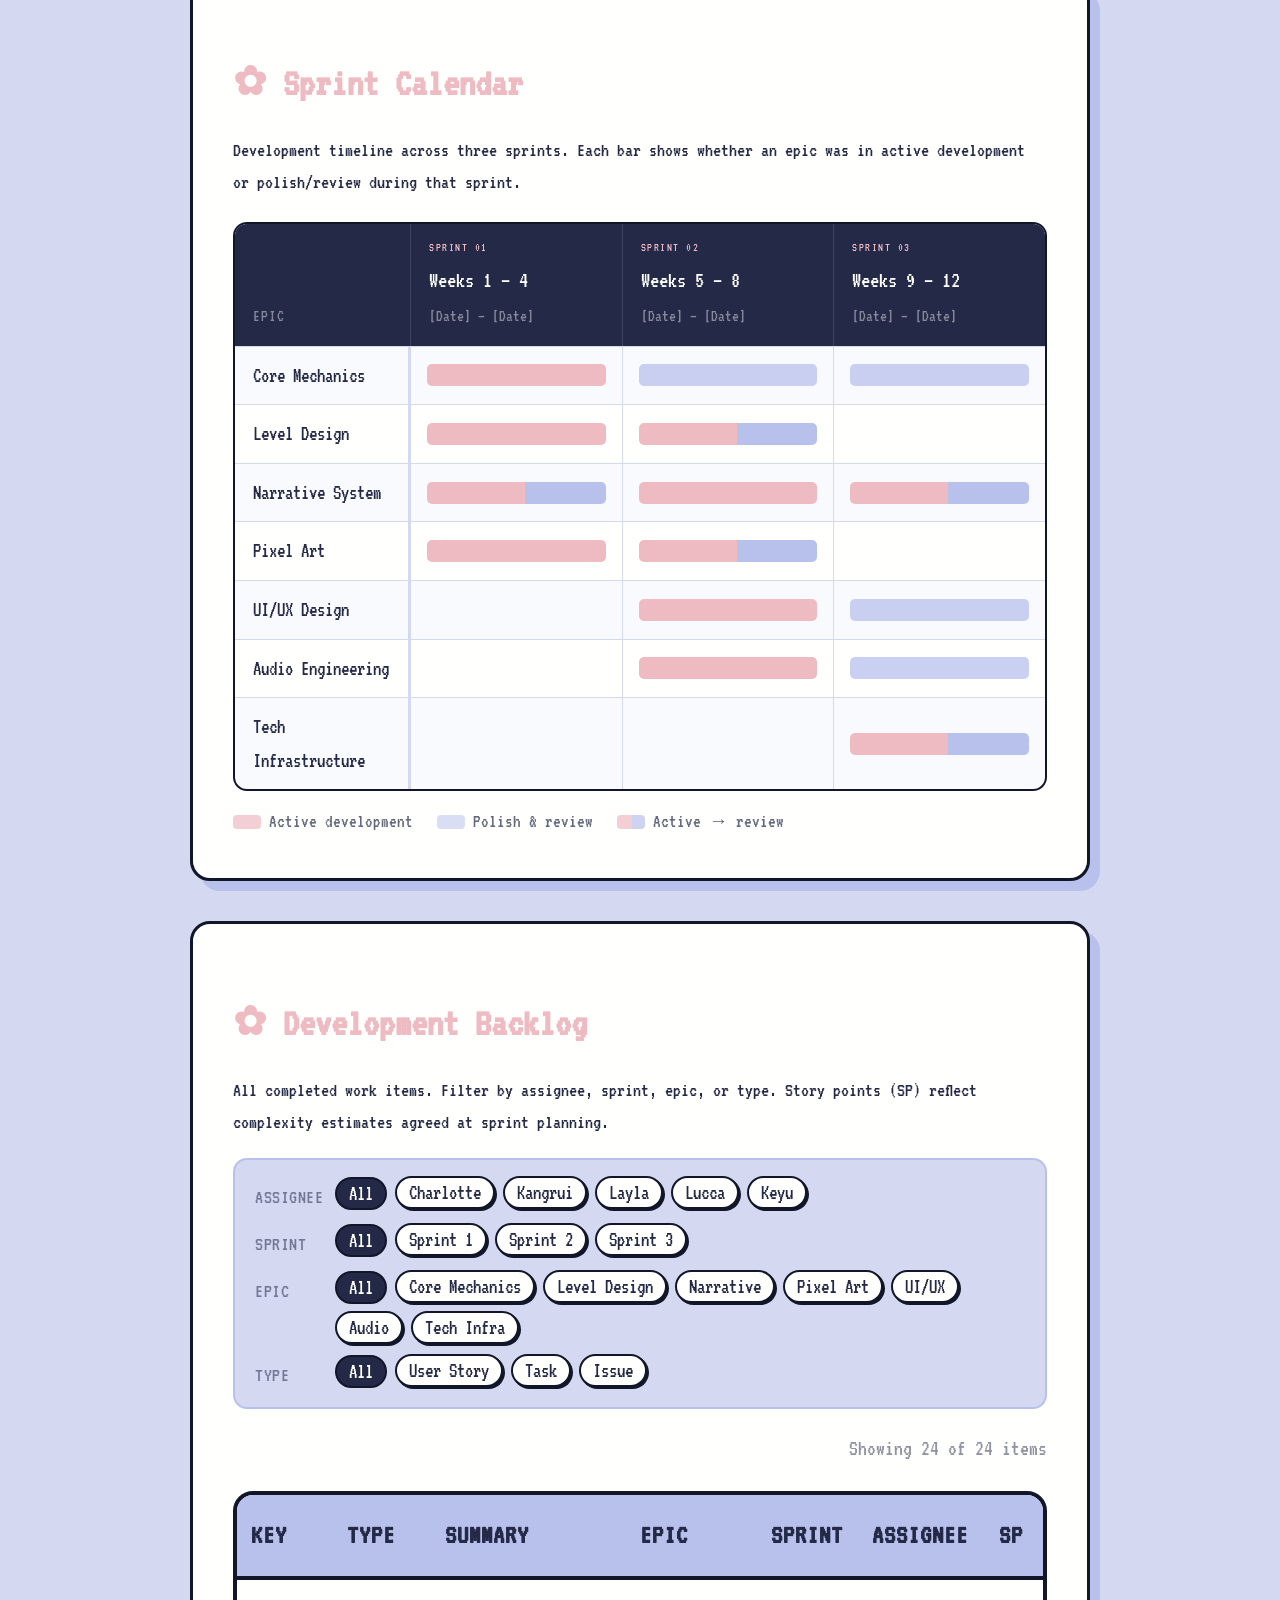
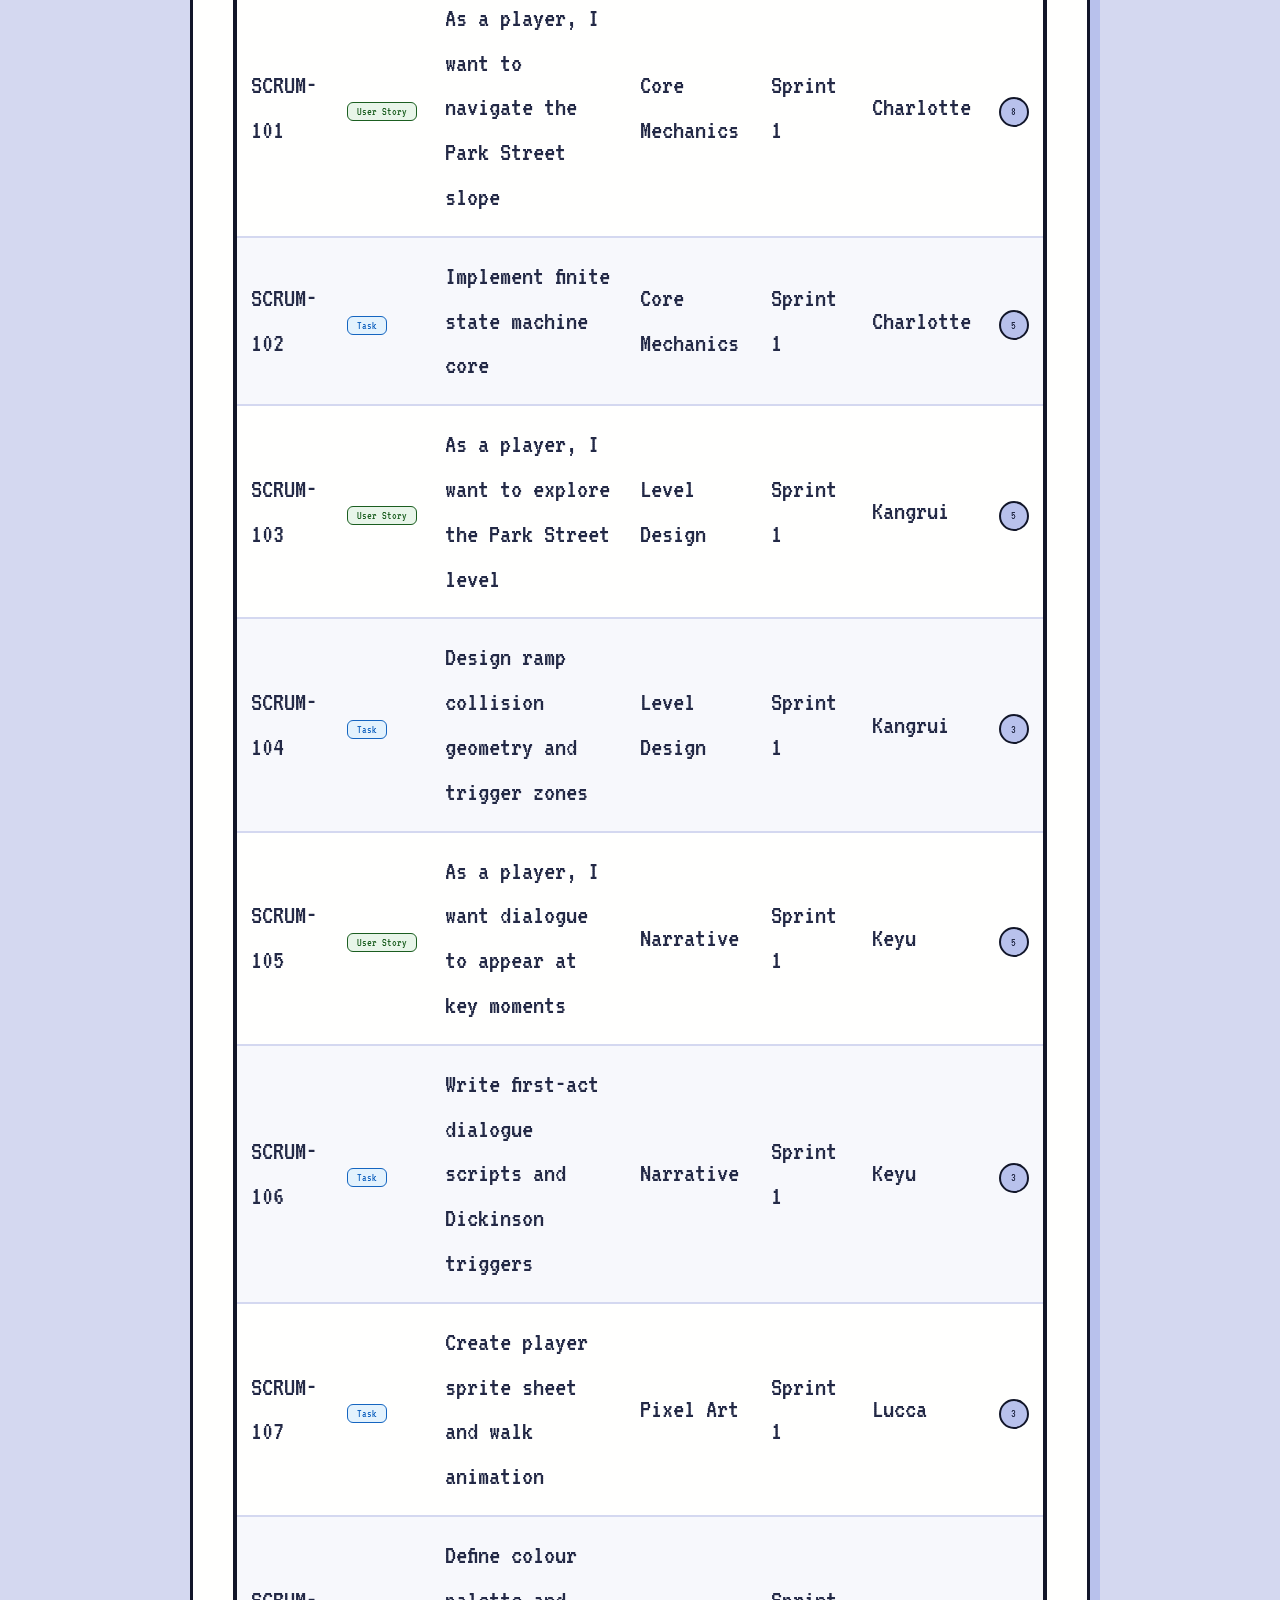
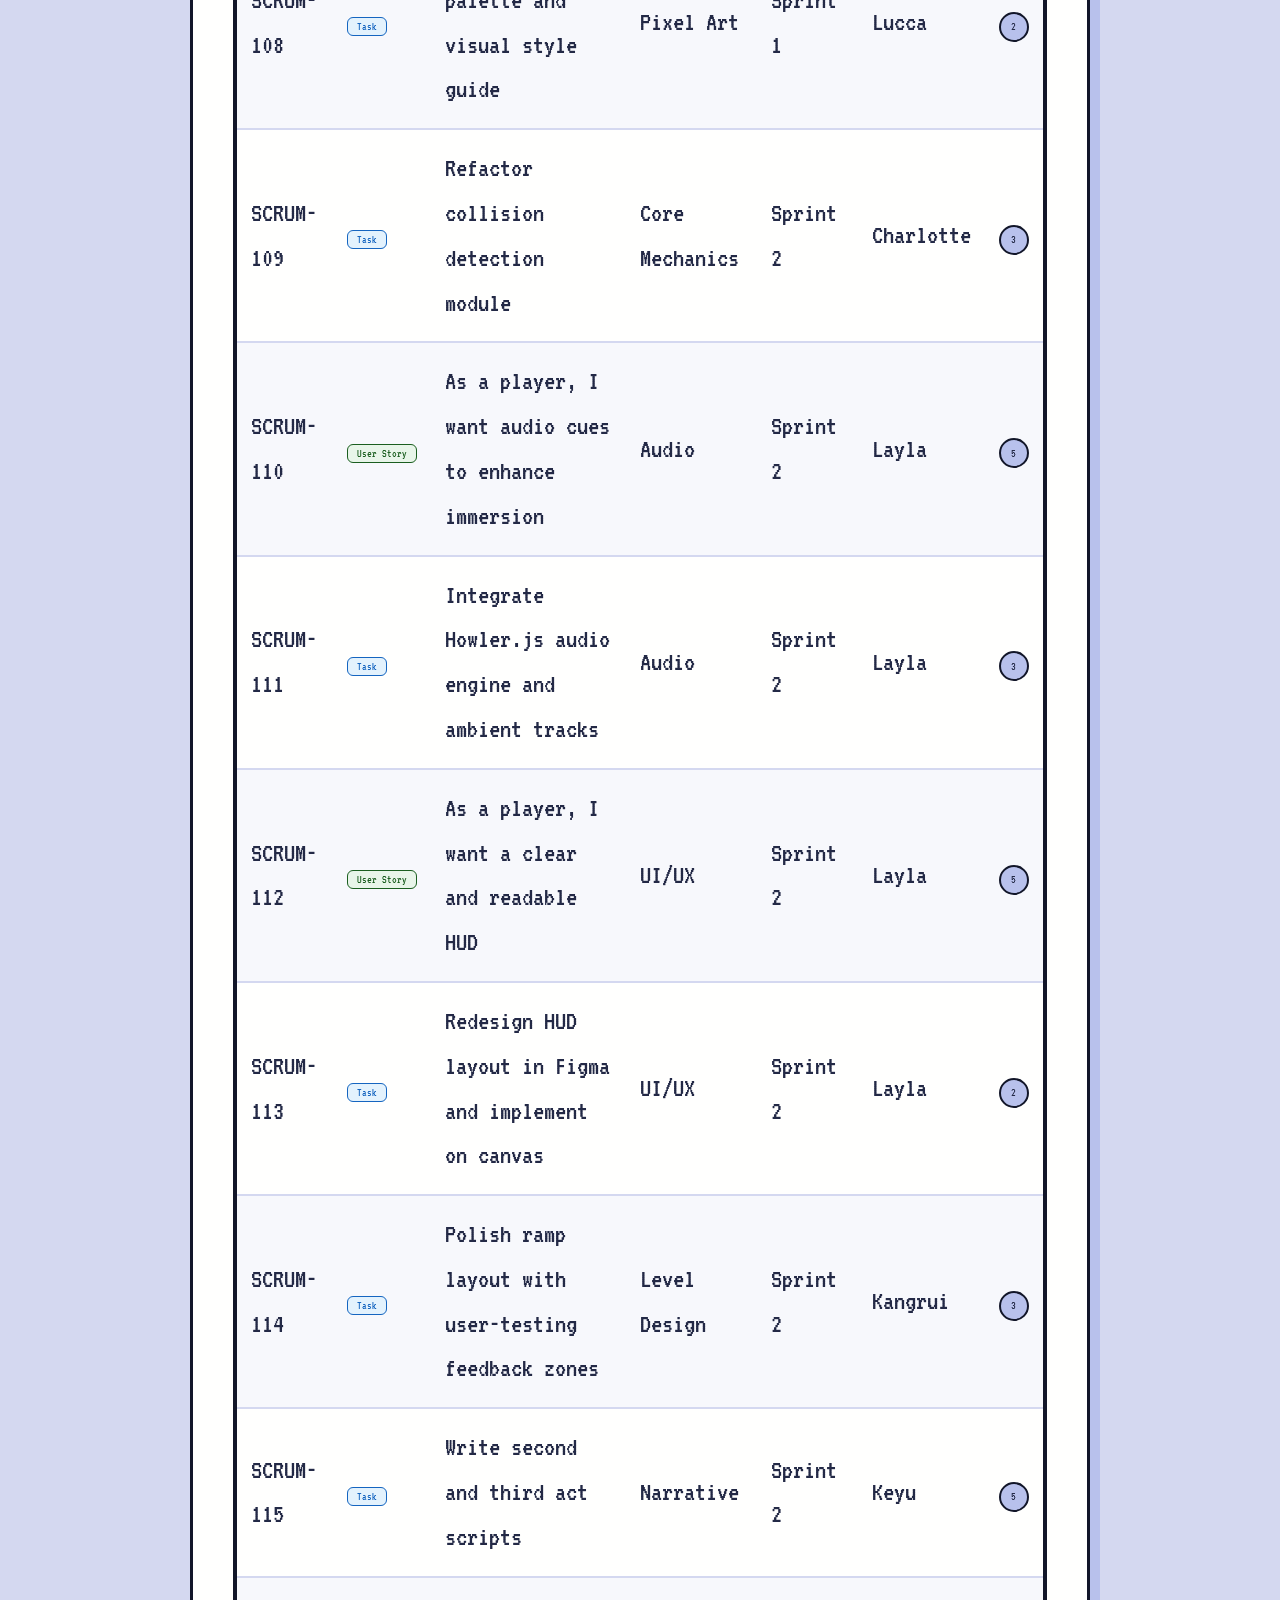
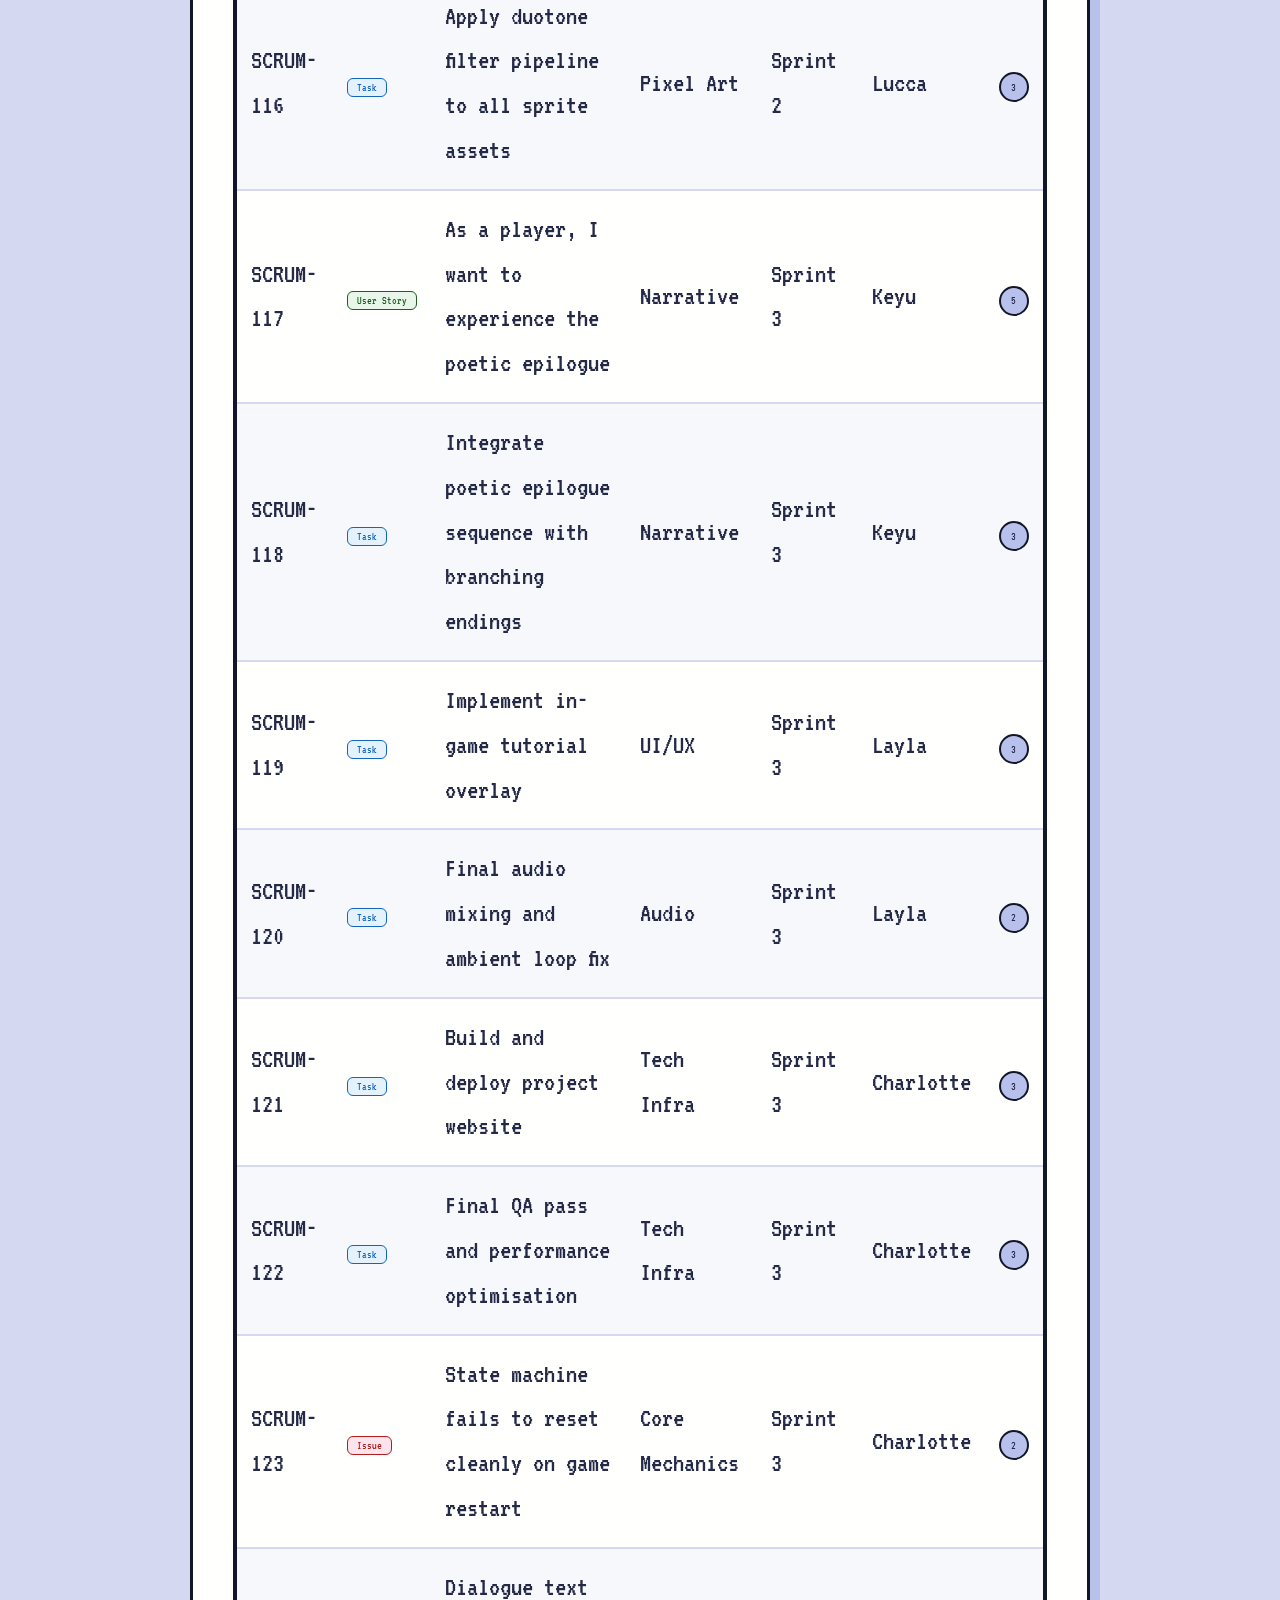
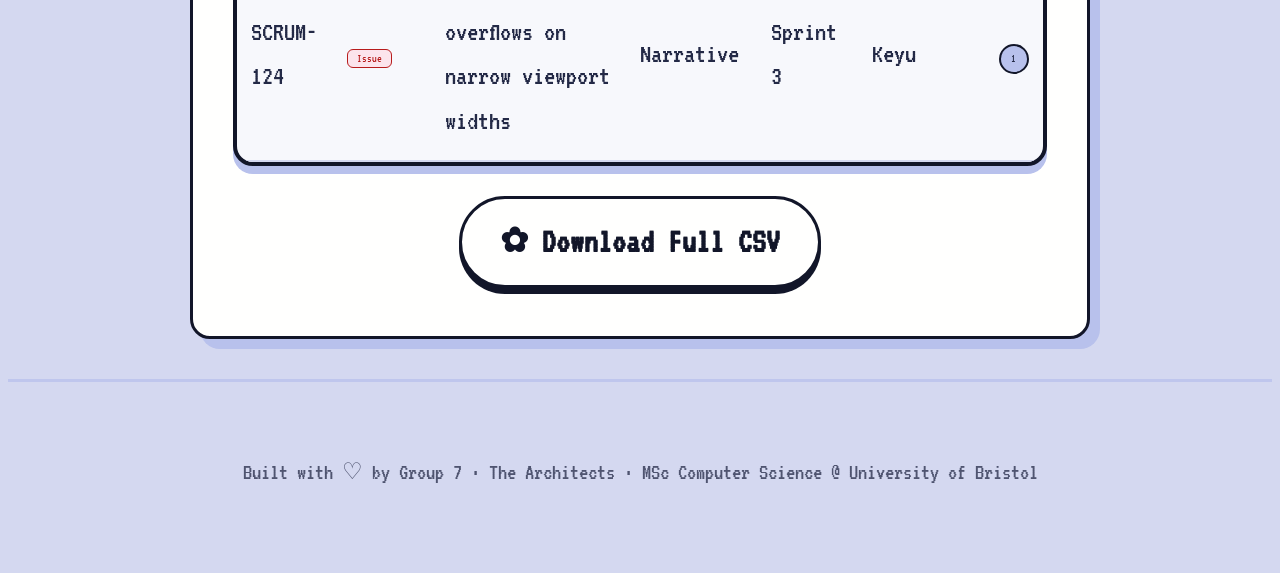
<file: docs/technical.html>
<!DOCTYPE html>
<html lang="en">
<head>
    <meta charset="UTF-8">
    <meta name="viewport" content="width=device-width, initial-scale=1.0">
    <title>Park Street Survivor | Tech Log</title>
    <link rel="stylesheet" href="style.css">
    <script src="theme.js"></script>
</head>
<body>

    <nav>
        <div class="nav-container container">
            <span class="logo">Park Street Survivor</span>
            <div class="nav-links">
                <a href="index.html"     class="nav-item">Home</a>
                <a href="labs.html"      class="nav-item">Labs</a>
                <a href="meetings.html"  class="nav-item">Meetings</a>
                <a href="technical.html" class="nav-item active">Tech_Log</a>
                <a href="team.html"      class="nav-item">Team</a>
            </div>
            <div class="nav-actions">
                <a href="#" class="nav-icon-btn" target="_blank" title="GitHub Repository">
                    <svg viewBox="0 0 24 24" fill="currentColor" width="18" height="18" aria-hidden="true"><path d="M12 0C5.37 0 0 5.37 0 12c0 5.31 3.435 9.795 8.205 11.385.6.105.825-.255.825-.57 0-.285-.015-1.23-.015-2.235-3.015.555-3.795-.735-4.035-1.41-.135-.345-.72-1.41-1.23-1.695-.42-.225-1.02-.78-.015-.795.945-.015 1.62.87 1.845 1.23 1.08 1.815 2.805 1.305 3.495.99.105-.78.42-1.305.765-1.605-2.67-.3-5.46-1.335-5.46-5.925 0-1.305.465-2.385 1.23-3.225-.12-.3-.54-1.53.12-3.18 0 0 1.005-.315 3.3 1.23.96-.27 1.98-.405 3-.405s2.04.135 3 .405c2.295-1.56 3.3-1.23 3.3-1.23.66 1.65.24 2.88.12 3.18.765.84 1.23 1.905 1.23 3.225 0 4.605-2.805 5.625-5.475 5.925.435.375.81 1.095.81 2.22 0 1.605-.015 2.895-.015 3.3 0 .315.225.69.825.57A12.02 12.02 0 0 0 24 12c0-6.63-5.37-12-12-12z"/></svg>
                </a>
                <a href="#" class="nav-icon-btn" target="_blank" title="Jira Board">
                    <svg viewBox="0 0 24 24" fill="currentColor" width="18" height="18" aria-hidden="true"><path d="M11.571 11.513H0a5.218 5.218 0 0 0 5.232 5.215l2.13-.001V18.5c0 2.902 2.325 5.252 5.215 5.215V12.518c-.01-.564-.464-1.005-1.006-1.005zm5.57-5.558H5.571a5.218 5.218 0 0 0 5.232 5.215l2.13-.001v1.774c0 2.902 2.325 5.252 5.215 5.215V6.961c0-.558-.449-1.006-1.006-1.006zm5.572-5.955H11.143a5.218 5.218 0 0 0 5.232 5.215l2.13-.001v1.774c0 2.902 2.325 5.252 5.215 5.215V1.005A1.005 1.005 0 0 0 22.713 0z"/></svg>
                </a>
                <button class="theme-toggle" id="themeToggle" aria-label="Switch theme"></button>
            </div>
        </div>
    </nav>

    <div class="container">

        <div class="page-hero">
            <h1 class="page-title">Tech Log</h1>
            <p class="page-subtitle">Engineering audit, sprint calendar &amp; backlog — Group 7</p>
        </div>

        <!-- ═══════════════════════════════════════════════
             SECTION 1 — TWO CHALLENGES
             ═══════════════════════════════════════════════ -->
        <div class="card">
            <h2 class="section-title">✿ Two Core Challenges</h2>
            <p>
                Every game hides a handful of design problems that define the project. Here are the two
                that shaped every technical and creative decision we made on Park Street Survivor.
            </p>

            <div class="challenge-grid">

                <div class="challenge-card">
                    <p class="challenge-num">Challenge 01</p>
                    <h3 class="challenge-title">Translating Poetry into Playable Mechanics</h3>

                    <p class="challenge-label">The Problem</p>
                    <p class="challenge-text">
                        Emily Dickinson's "Hope is the thing with feathers" is abstract — it speaks of
                        perseverance through metaphor. How do you translate that into a game that must
                        communicate the same feeling through player actions and rules, not just words?
                        If the poetry is only decoration, the game is hollow.
                    </p>

                    <p class="challenge-label">Our Solution</p>
                    <p class="challenge-text">
                        We designed a <strong>Narrative State Machine</strong> that mirrors the player's
                        physical struggle on the slope with curated lines from the poem. When stamina
                        drops below 30%, the dialogue system surfaces
                        <em>"And sore must be the storm —"</em>. When a checkpoint is reached,
                        <em>"And sweetest — in the Gale — is heard."</em> The poem becomes a
                        mechanical reward layer, not decoration.
                    </p>
                </div>

                <div class="challenge-card">
                    <p class="challenge-num">Challenge 02</p>
                    <h3 class="challenge-title">Calibrating Difficulty to Emotional Tone</h3>

                    <p class="challenge-label">The Problem</p>
                    <p class="challenge-text">
                        A physics-based hill climb must feel hard enough to create genuine tension —
                        but if it's too punishing, players disconnect from the narrative before they
                        encounter any poetry. Too easy, and the "survival" premise feels hollow. The
                        difficulty curve had to serve the story, not fight it.
                    </p>

                    <p class="challenge-label">Our Solution</p>
                    <p class="challenge-text">
                        We built a tunable physics model with gravity, friction, and momentum as
                        exposed parameters. After structured user testing in Week 4, we found that
                        4 of 5 testers quit before the first poetry trigger. We reduced initial gravity
                        by 15% and extended the stamina bar — bringing the run-completion rate to 80%
                        without reducing the perceived sense of struggle.
                    </p>
                </div>

            </div>
        </div>

        <!-- ═══════════════════════════════════════════════
             SECTION 2 — SYSTEM ARCHITECTURE
             ═══════════════════════════════════════════════ -->
        <div class="card">
            <h2 class="section-title">✿ System Architecture</h2>
            <p>
                The game is built on a <strong>Finite State Machine (FSM)</strong> at its core,
                managing transitions between scenes, player states, and narrative events.
                All modules communicate through a centralised event bus to keep components
                decoupled and independently testable.
            </p>

            <div class="features-grid" style="margin-top: 24px;">
                <div class="feature-card">
                    <span class="feature-icon">⚙️</span>
                    <h4 class="feature-title">State Machine</h4>
                    <p class="feature-desc">FSM governs all game-loop transitions, player states, and scene routing.</p>
                </div>
                <div class="feature-card">
                    <span class="feature-icon">🔊</span>
                    <h4 class="feature-title">Audio Engine</h4>
                    <p class="feature-desc">Howler.js for ambient soundscapes and state-triggered narrative cues.</p>
                </div>
                <div class="feature-card">
                    <span class="feature-icon">🗺️</span>
                    <h4 class="feature-title">Level Manager</h4>
                    <p class="feature-desc">Tile-based loader with event trigger zones, collision layers, spawn points.</p>
                </div>
                <div class="feature-card">
                    <span class="feature-icon">💬</span>
                    <h4 class="feature-title">Dialogue System</h4>
                    <p class="feature-desc">JSON-driven engine with pacing control and branching narrative paths.</p>
                </div>
                <div class="feature-card">
                    <span class="feature-icon">🖼️</span>
                    <h4 class="feature-title">Render Pipeline</h4>
                    <p class="feature-desc">HTML5 Canvas 2D with layered duotone pixel art rendering.</p>
                </div>
                <div class="feature-card">
                    <span class="feature-icon">📡</span>
                    <h4 class="feature-title">Event Bus</h4>
                    <p class="feature-desc">Centralised pub/sub bus decouples all game modules for testability.</p>
                </div>
            </div>

            <div class="pixel-img-frame" style="margin-top:26px;">
                <div class="pixel-img-placeholder">
                    [ Architecture Diagram Placeholder ]<br>
                    <span style="font-size:0.85rem;">Upload architecture.png to assets/</span>
                </div>
            </div>
            <p class="caption">"The tune without the words" — our system in motion.</p>
        </div>

        <!-- ═══════════════════════════════════════════════
             SECTION 3 — SPRINT CALENDAR
             ═══════════════════════════════════════════════ -->
        <div class="card">
            <h2 class="section-title">✿ Sprint Calendar</h2>
            <p>
                Development timeline across three sprints. Each bar shows whether an epic was
                in active development or polish/review during that sprint.
            </p>

            <div class="gantt-v2">
                <!-- Header -->
                <div class="gantt-v2-head">
                    <div class="gantt-epic-hdr">Epic</div>
                    <div class="gantt-sprint-hdr">
                        <span class="gantt-sprint-num">Sprint 01</span>
                        <span class="gantt-sprint-name">Weeks 1 – 4</span>
                        <span class="gantt-sprint-dates">[Date] — [Date]</span>
                    </div>
                    <div class="gantt-sprint-hdr">
                        <span class="gantt-sprint-num">Sprint 02</span>
                        <span class="gantt-sprint-name">Weeks 5 – 8</span>
                        <span class="gantt-sprint-dates">[Date] — [Date]</span>
                    </div>
                    <div class="gantt-sprint-hdr">
                        <span class="gantt-sprint-num">Sprint 03</span>
                        <span class="gantt-sprint-name">Weeks 9 – 12</span>
                        <span class="gantt-sprint-dates">[Date] — [Date]</span>
                    </div>
                </div>

                <!-- Rows -->
                <div class="gantt-v2-row">
                    <div class="gantt-epic-label">Core Mechanics</div>
                    <div class="gantt-cell"><span class="gz gz-active"></span></div>
                    <div class="gantt-cell"><span class="gz gz-review"></span></div>
                    <div class="gantt-cell"><span class="gz gz-review"></span></div>
                </div>
                <div class="gantt-v2-row">
                    <div class="gantt-epic-label">Level Design</div>
                    <div class="gantt-cell"><span class="gz gz-active"></span></div>
                    <div class="gantt-cell"><span class="gz gz-split"></span></div>
                    <div class="gantt-cell"></div>
                </div>
                <div class="gantt-v2-row">
                    <div class="gantt-epic-label">Narrative System</div>
                    <div class="gantt-cell"><span class="gz gz-split"></span></div>
                    <div class="gantt-cell"><span class="gz gz-active"></span></div>
                    <div class="gantt-cell"><span class="gz gz-split"></span></div>
                </div>
                <div class="gantt-v2-row">
                    <div class="gantt-epic-label">Pixel Art</div>
                    <div class="gantt-cell"><span class="gz gz-active"></span></div>
                    <div class="gantt-cell"><span class="gz gz-split"></span></div>
                    <div class="gantt-cell"></div>
                </div>
                <div class="gantt-v2-row">
                    <div class="gantt-epic-label">UI/UX Design</div>
                    <div class="gantt-cell"></div>
                    <div class="gantt-cell"><span class="gz gz-active"></span></div>
                    <div class="gantt-cell"><span class="gz gz-review"></span></div>
                </div>
                <div class="gantt-v2-row">
                    <div class="gantt-epic-label">Audio Engineering</div>
                    <div class="gantt-cell"></div>
                    <div class="gantt-cell"><span class="gz gz-active"></span></div>
                    <div class="gantt-cell"><span class="gz gz-review"></span></div>
                </div>
                <div class="gantt-v2-row">
                    <div class="gantt-epic-label">Tech Infrastructure</div>
                    <div class="gantt-cell"></div>
                    <div class="gantt-cell"></div>
                    <div class="gantt-cell"><span class="gz gz-split"></span></div>
                </div>
            </div>

            <!-- Legend -->
            <div class="gantt-legend">
                <div class="legend-item">
                    <span class="legend-swatch gz-active"></span>
                    Active development
                </div>
                <div class="legend-item">
                    <span class="legend-swatch gz-review"></span>
                    Polish &amp; review
                </div>
                <div class="legend-item">
                    <span class="legend-swatch gz-split"></span>
                    Active → review
                </div>
            </div>
        </div>

        <!-- ═══════════════════════════════════════════════
             SECTION 4 — FILTERABLE BACKLOG
             ═══════════════════════════════════════════════ -->
        <div class="card">
            <h2 class="section-title">✿ Development Backlog</h2>
            <p>
                All completed work items. Filter by assignee, sprint, epic, or type.
                Story points (SP) reflect complexity estimates agreed at sprint planning.
            </p>

            <!-- Filters -->
            <div class="filters-panel" style="margin-top:20px;">
                <div class="filter-row">
                    <span class="filter-row-label">Assignee</span>
                    <div class="filter-row-chips">
                        <button class="filter-chip active" data-group="assignee" data-value="all">All</button>
                        <button class="filter-chip" data-group="assignee" data-value="charlotte">Charlotte</button>
                        <button class="filter-chip" data-group="assignee" data-value="kangrui">Kangrui</button>
                        <button class="filter-chip" data-group="assignee" data-value="layla">Layla</button>
                        <button class="filter-chip" data-group="assignee" data-value="lucca">Lucca</button>
                        <button class="filter-chip" data-group="assignee" data-value="keyu">Keyu</button>
                    </div>
                </div>
                <div class="filter-row">
                    <span class="filter-row-label">Sprint</span>
                    <div class="filter-row-chips">
                        <button class="filter-chip active" data-group="sprint" data-value="all">All</button>
                        <button class="filter-chip" data-group="sprint" data-value="s1">Sprint 1</button>
                        <button class="filter-chip" data-group="sprint" data-value="s2">Sprint 2</button>
                        <button class="filter-chip" data-group="sprint" data-value="s3">Sprint 3</button>
                    </div>
                </div>
                <div class="filter-row">
                    <span class="filter-row-label">Epic</span>
                    <div class="filter-row-chips">
                        <button class="filter-chip active" data-group="epic" data-value="all">All</button>
                        <button class="filter-chip" data-group="epic" data-value="core">Core Mechanics</button>
                        <button class="filter-chip" data-group="epic" data-value="level">Level Design</button>
                        <button class="filter-chip" data-group="epic" data-value="narrative">Narrative</button>
                        <button class="filter-chip" data-group="epic" data-value="art">Pixel Art</button>
                        <button class="filter-chip" data-group="epic" data-value="uxui">UI/UX</button>
                        <button class="filter-chip" data-group="epic" data-value="audio">Audio</button>
                        <button class="filter-chip" data-group="epic" data-value="tech">Tech Infra</button>
                    </div>
                </div>
                <div class="filter-row">
                    <span class="filter-row-label">Type</span>
                    <div class="filter-row-chips">
                        <button class="filter-chip active" data-group="type" data-value="all">All</button>
                        <button class="filter-chip" data-group="type" data-value="story">User Story</button>
                        <button class="filter-chip" data-group="type" data-value="task">Task</button>
                        <button class="filter-chip" data-group="type" data-value="issue">Issue</button>
                    </div>
                </div>
            </div>

            <p class="backlog-count" id="backlogCount">Showing 24 of 24 items</p>

            <div class="table-wrapper">
                <table>
                    <thead>
                        <tr>
                            <th>Key</th>
                            <th>Type</th>
                            <th>Summary</th>
                            <th>Epic</th>
                            <th>Sprint</th>
                            <th>Assignee</th>
                            <th>SP</th>
                        </tr>
                    </thead>
                    <tbody id="backlogBody">
                        <!-- Sprint 1 -->
                        <tr class="backlog-row" data-assignee="charlotte" data-sprint="s1" data-epic="core" data-type="story">
                            <td>SCRUM-101</td>
                            <td><span class="type-badge type-story">User Story</span></td>
                            <td>As a player, I want to navigate the Park Street slope</td>
                            <td>Core Mechanics</td>
                            <td>Sprint 1</td>
                            <td>Charlotte</td>
                            <td><span class="sp-badge">8</span></td>
                        </tr>
                        <tr class="backlog-row" data-assignee="charlotte" data-sprint="s1" data-epic="core" data-type="task">
                            <td>SCRUM-102</td>
                            <td><span class="type-badge type-task">Task</span></td>
                            <td>Implement finite state machine core</td>
                            <td>Core Mechanics</td>
                            <td>Sprint 1</td>
                            <td>Charlotte</td>
                            <td><span class="sp-badge">5</span></td>
                        </tr>
                        <tr class="backlog-row" data-assignee="kangrui" data-sprint="s1" data-epic="level" data-type="story">
                            <td>SCRUM-103</td>
                            <td><span class="type-badge type-story">User Story</span></td>
                            <td>As a player, I want to explore the Park Street level</td>
                            <td>Level Design</td>
                            <td>Sprint 1</td>
                            <td>Kangrui</td>
                            <td><span class="sp-badge">5</span></td>
                        </tr>
                        <tr class="backlog-row" data-assignee="kangrui" data-sprint="s1" data-epic="level" data-type="task">
                            <td>SCRUM-104</td>
                            <td><span class="type-badge type-task">Task</span></td>
                            <td>Design ramp collision geometry and trigger zones</td>
                            <td>Level Design</td>
                            <td>Sprint 1</td>
                            <td>Kangrui</td>
                            <td><span class="sp-badge">3</span></td>
                        </tr>
                        <tr class="backlog-row" data-assignee="keyu" data-sprint="s1" data-epic="narrative" data-type="story">
                            <td>SCRUM-105</td>
                            <td><span class="type-badge type-story">User Story</span></td>
                            <td>As a player, I want dialogue to appear at key moments</td>
                            <td>Narrative</td>
                            <td>Sprint 1</td>
                            <td>Keyu</td>
                            <td><span class="sp-badge">5</span></td>
                        </tr>
                        <tr class="backlog-row" data-assignee="keyu" data-sprint="s1" data-epic="narrative" data-type="task">
                            <td>SCRUM-106</td>
                            <td><span class="type-badge type-task">Task</span></td>
                            <td>Write first-act dialogue scripts and Dickinson triggers</td>
                            <td>Narrative</td>
                            <td>Sprint 1</td>
                            <td>Keyu</td>
                            <td><span class="sp-badge">3</span></td>
                        </tr>
                        <tr class="backlog-row" data-assignee="lucca" data-sprint="s1" data-epic="art" data-type="task">
                            <td>SCRUM-107</td>
                            <td><span class="type-badge type-task">Task</span></td>
                            <td>Create player sprite sheet and walk animation</td>
                            <td>Pixel Art</td>
                            <td>Sprint 1</td>
                            <td>Lucca</td>
                            <td><span class="sp-badge">3</span></td>
                        </tr>
                        <tr class="backlog-row" data-assignee="lucca" data-sprint="s1" data-epic="art" data-type="task">
                            <td>SCRUM-108</td>
                            <td><span class="type-badge type-task">Task</span></td>
                            <td>Define colour palette and visual style guide</td>
                            <td>Pixel Art</td>
                            <td>Sprint 1</td>
                            <td>Lucca</td>
                            <td><span class="sp-badge">2</span></td>
                        </tr>
                        <!-- Sprint 2 -->
                        <tr class="backlog-row" data-assignee="charlotte" data-sprint="s2" data-epic="core" data-type="task">
                            <td>SCRUM-109</td>
                            <td><span class="type-badge type-task">Task</span></td>
                            <td>Refactor collision detection module</td>
                            <td>Core Mechanics</td>
                            <td>Sprint 2</td>
                            <td>Charlotte</td>
                            <td><span class="sp-badge">3</span></td>
                        </tr>
                        <tr class="backlog-row" data-assignee="layla" data-sprint="s2" data-epic="audio" data-type="story">
                            <td>SCRUM-110</td>
                            <td><span class="type-badge type-story">User Story</span></td>
                            <td>As a player, I want audio cues to enhance immersion</td>
                            <td>Audio</td>
                            <td>Sprint 2</td>
                            <td>Layla</td>
                            <td><span class="sp-badge">5</span></td>
                        </tr>
                        <tr class="backlog-row" data-assignee="layla" data-sprint="s2" data-epic="audio" data-type="task">
                            <td>SCRUM-111</td>
                            <td><span class="type-badge type-task">Task</span></td>
                            <td>Integrate Howler.js audio engine and ambient tracks</td>
                            <td>Audio</td>
                            <td>Sprint 2</td>
                            <td>Layla</td>
                            <td><span class="sp-badge">3</span></td>
                        </tr>
                        <tr class="backlog-row" data-assignee="layla" data-sprint="s2" data-epic="uxui" data-type="story">
                            <td>SCRUM-112</td>
                            <td><span class="type-badge type-story">User Story</span></td>
                            <td>As a player, I want a clear and readable HUD</td>
                            <td>UI/UX</td>
                            <td>Sprint 2</td>
                            <td>Layla</td>
                            <td><span class="sp-badge">5</span></td>
                        </tr>
                        <tr class="backlog-row" data-assignee="layla" data-sprint="s2" data-epic="uxui" data-type="task">
                            <td>SCRUM-113</td>
                            <td><span class="type-badge type-task">Task</span></td>
                            <td>Redesign HUD layout in Figma and implement on canvas</td>
                            <td>UI/UX</td>
                            <td>Sprint 2</td>
                            <td>Layla</td>
                            <td><span class="sp-badge">2</span></td>
                        </tr>
                        <tr class="backlog-row" data-assignee="kangrui" data-sprint="s2" data-epic="level" data-type="task">
                            <td>SCRUM-114</td>
                            <td><span class="type-badge type-task">Task</span></td>
                            <td>Polish ramp layout with user-testing feedback zones</td>
                            <td>Level Design</td>
                            <td>Sprint 2</td>
                            <td>Kangrui</td>
                            <td><span class="sp-badge">3</span></td>
                        </tr>
                        <tr class="backlog-row" data-assignee="keyu" data-sprint="s2" data-epic="narrative" data-type="task">
                            <td>SCRUM-115</td>
                            <td><span class="type-badge type-task">Task</span></td>
                            <td>Write second and third act scripts</td>
                            <td>Narrative</td>
                            <td>Sprint 2</td>
                            <td>Keyu</td>
                            <td><span class="sp-badge">5</span></td>
                        </tr>
                        <tr class="backlog-row" data-assignee="lucca" data-sprint="s2" data-epic="art" data-type="task">
                            <td>SCRUM-116</td>
                            <td><span class="type-badge type-task">Task</span></td>
                            <td>Apply duotone filter pipeline to all sprite assets</td>
                            <td>Pixel Art</td>
                            <td>Sprint 2</td>
                            <td>Lucca</td>
                            <td><span class="sp-badge">3</span></td>
                        </tr>
                        <!-- Sprint 3 -->
                        <tr class="backlog-row" data-assignee="keyu" data-sprint="s3" data-epic="narrative" data-type="story">
                            <td>SCRUM-117</td>
                            <td><span class="type-badge type-story">User Story</span></td>
                            <td>As a player, I want to experience the poetic epilogue</td>
                            <td>Narrative</td>
                            <td>Sprint 3</td>
                            <td>Keyu</td>
                            <td><span class="sp-badge">5</span></td>
                        </tr>
                        <tr class="backlog-row" data-assignee="keyu" data-sprint="s3" data-epic="narrative" data-type="task">
                            <td>SCRUM-118</td>
                            <td><span class="type-badge type-task">Task</span></td>
                            <td>Integrate poetic epilogue sequence with branching endings</td>
                            <td>Narrative</td>
                            <td>Sprint 3</td>
                            <td>Keyu</td>
                            <td><span class="sp-badge">3</span></td>
                        </tr>
                        <tr class="backlog-row" data-assignee="layla" data-sprint="s3" data-epic="uxui" data-type="task">
                            <td>SCRUM-119</td>
                            <td><span class="type-badge type-task">Task</span></td>
                            <td>Implement in-game tutorial overlay</td>
                            <td>UI/UX</td>
                            <td>Sprint 3</td>
                            <td>Layla</td>
                            <td><span class="sp-badge">3</span></td>
                        </tr>
                        <tr class="backlog-row" data-assignee="layla" data-sprint="s3" data-epic="audio" data-type="task">
                            <td>SCRUM-120</td>
                            <td><span class="type-badge type-task">Task</span></td>
                            <td>Final audio mixing and ambient loop fix</td>
                            <td>Audio</td>
                            <td>Sprint 3</td>
                            <td>Layla</td>
                            <td><span class="sp-badge">2</span></td>
                        </tr>
                        <tr class="backlog-row" data-assignee="charlotte" data-sprint="s3" data-epic="tech" data-type="task">
                            <td>SCRUM-121</td>
                            <td><span class="type-badge type-task">Task</span></td>
                            <td>Build and deploy project website</td>
                            <td>Tech Infra</td>
                            <td>Sprint 3</td>
                            <td>Charlotte</td>
                            <td><span class="sp-badge">3</span></td>
                        </tr>
                        <tr class="backlog-row" data-assignee="charlotte" data-sprint="s3" data-epic="tech" data-type="task">
                            <td>SCRUM-122</td>
                            <td><span class="type-badge type-task">Task</span></td>
                            <td>Final QA pass and performance optimisation</td>
                            <td>Tech Infra</td>
                            <td>Sprint 3</td>
                            <td>Charlotte</td>
                            <td><span class="sp-badge">3</span></td>
                        </tr>
                        <tr class="backlog-row" data-assignee="charlotte" data-sprint="s3" data-epic="core" data-type="issue">
                            <td>SCRUM-123</td>
                            <td><span class="type-badge type-issue">Issue</span></td>
                            <td>State machine fails to reset cleanly on game restart</td>
                            <td>Core Mechanics</td>
                            <td>Sprint 3</td>
                            <td>Charlotte</td>
                            <td><span class="sp-badge">2</span></td>
                        </tr>
                        <tr class="backlog-row" data-assignee="keyu" data-sprint="s3" data-epic="narrative" data-type="issue">
                            <td>SCRUM-124</td>
                            <td><span class="type-badge type-issue">Issue</span></td>
                            <td>Dialogue text overflows on narrow viewport widths</td>
                            <td>Narrative</td>
                            <td>Sprint 3</td>
                            <td>Keyu</td>
                            <td><span class="sp-badge">1</span></td>
                        </tr>
                    </tbody>
                </table>
            </div>

            <div style="margin-top:22px; text-align:center;">
                <a href="assets/full-backlog.csv" class="btn-secondary" download>✿ Download Full CSV</a>
            </div>
        </div>

    </div><!-- /.container -->

    <footer>
        <p>Built with ♡ by Group 7 · The Architects · MSc Computer Science @ University of Bristol</p>
    </footer>

    <script>
        // Filterable backlog
        var filters = { assignee: 'all', sprint: 'all', epic: 'all', type: 'all' };

        document.querySelectorAll('.filter-chip').forEach(function(chip) {
            chip.addEventListener('click', function() {
                var group = chip.dataset.group;
                var value = chip.dataset.value;
                document.querySelectorAll('.filter-chip[data-group="' + group + '"]')
                    .forEach(function(c) { c.classList.remove('active'); });
                chip.classList.add('active');
                filters[group] = value;
                applyFilters();
            });
        });

        function applyFilters() {
            var rows = document.querySelectorAll('.backlog-row');
            var visible = 0;
            rows.forEach(function(row) {
                var show =
                    (filters.assignee === 'all' || row.dataset.assignee === filters.assignee) &&
                    (filters.sprint   === 'all' || row.dataset.sprint   === filters.sprint)   &&
                    (filters.epic     === 'all' || row.dataset.epic     === filters.epic)     &&
                    (filters.type     === 'all' || row.dataset.type     === filters.type);
                row.style.display = show ? '' : 'none';
                if (show) visible++;
            });
            var el = document.getElementById('backlogCount');
            if (el) el.textContent = 'Showing ' + visible + ' of ' + rows.length + ' items';
        }
    </script>

</body>
</html>
</file>
<file: docs/style.css>
/* ============================================================
   PARK STREET SURVIVOR — Global Stylesheet
   MSc Computer Science · Group 7 · University of Bristol
   ============================================================ */

/* 1. Font Injection */
@font-face { font-family: 'PixelTitle'; src: url('assets/fonts/PressStart2P-Regular.ttf'); }
@font-face { font-family: 'Terminal';   src: url('assets/fonts/VT323-Regular.ttf'); }
@font-face { font-family: 'PixelBody';  src: url('assets/fonts/VT323-Regular.ttf'); }

/* 2. Design Tokens */
:root {
    --bg:           #d4d8f0;
    --headline:     #232946;
    --card-bg:      #fffffe;
    --main-accent:  #b8c1ec;
    --highlight:    #eebbc3;
    --stroke:       #121629;
    --soft-radius:  20px;
    --page-max-width: 900px;
}

html { font-size: 20px; }

body {
    background-color: var(--bg);
    color: var(--headline);
    font-family: 'PixelBody', sans-serif;
    line-height: 1.6;
    -webkit-font-smoothing: none;
}

.container {
    max-width: 1000px;
    margin: 0 auto;
    padding: 0 30px;
}

/* ============================================================
   NAVIGATION
   ============================================================ */
nav {
    background: var(--card-bg);
    border-bottom: 5px solid var(--main-accent);
    padding: 18px 0;
    position: sticky;
    top: 0;
    z-index: 999;
}

.nav-container {
    display: flex;
    justify-content: space-between;
    align-items: center;
    flex-wrap: wrap;
    gap: 12px;
}

.logo {
    font-family: 'PixelBody';
    font-size: 1.4rem;
    color: var(--headline);
    font-weight: bold;
    letter-spacing: -0.5px;
}

.nav-links {
    display: flex;
    gap: 8px;
    flex-wrap: wrap;
}

.nav-item {
    text-decoration: none;
    padding: 7px 16px;
    background: var(--main-accent);
    color: var(--headline);
    border-radius: 12px;
    font-family: 'Terminal';
    font-size: 1.35rem;
    border: 2px solid var(--stroke);
    box-shadow: 3px 3px 0px var(--stroke);
    transition: all 0.15s cubic-bezier(0.175, 0.885, 0.32, 1.275);
}

.nav-item:hover {
    background: var(--highlight);
    transform: scale(1.05);
}

.nav-item.active {
    background: var(--headline);
    color: var(--card-bg);
    box-shadow: none;
    transform: translateY(2px);
}

/* ============================================================
   PAGE HERO (non-index pages)
   ============================================================ */
.page-hero {
    padding: 55px 0 10px;
    text-align: center;
}

.page-title {
    font-family: 'PixelBody';
    font-size: 2.8rem;
    color: var(--headline);
    margin-bottom: 10px;
}

.page-subtitle {
    font-family: 'Terminal';
    font-size: 1.4rem;
    color: var(--headline);
    opacity: 0.65;
    margin-bottom: 30px;
}

/* ============================================================
   HOME HERO
   ============================================================ */
.hero {
    padding: 80px 0 60px;
    text-align: center;
}

.main-title {
    font-family: 'PixelBody';
    font-size: 3.2rem;
    margin-bottom: 40px;
    letter-spacing: -1px;
    line-height: 1.2;
}

.quote-box {
    background: var(--card-bg);
    border: 3px dashed var(--highlight);
    padding: 40px 50px;
    border-radius: 30px;
    display: inline-block;
    box-shadow: 0 10px 0px var(--main-accent);
    margin-bottom: 50px;
}

.poetic-quote {
    font-size: 1.45rem;
    font-weight: 600;
    color: var(--headline);
    line-height: 1.9;
}

.author-tag {
    display: block;
    margin-top: 16px;
    font-family: 'Terminal';
    font-size: 1.2rem;
    color: var(--highlight);
}

.hero-btns {
    display: flex;
    gap: 10px;
    justify-content: center;
    flex-wrap: wrap;
}

/* ============================================================
   BUTTONS
   ============================================================ */
.btn-primary,
.btn-secondary {
    display: inline-block;
    padding: 16px 38px;
    border-radius: 50px;
    font-family: 'Terminal';
    font-size: 1.7rem;
    text-decoration: none;
    font-weight: bold;
    border: 3px solid var(--stroke);
    transition: all 0.15s ease;
    margin: 8px;
}

.btn-primary {
    background: var(--highlight);
    color: var(--headline);
    box-shadow: 0 6px 0px var(--stroke);
}

.btn-secondary {
    background: var(--card-bg);
    color: var(--stroke);
    box-shadow: 0 6px 0px var(--stroke);
}

.btn-primary:hover  { background: #f5a0ae; }
.btn-secondary:hover { background: var(--bg); }

.btn-primary:active,
.btn-secondary:active {
    transform: translateY(4px);
    box-shadow: 0 2px 0px var(--stroke);
}

/* ============================================================
   CARDS
   ============================================================ */
.card {
    background: var(--card-bg);
    border-radius: var(--soft-radius);
    padding: 40px;
    border: 3px solid var(--stroke);
    box-shadow: 10px 10px 0px var(--main-accent);
    margin-bottom: 40px;
    width: 100%;
    max-width: var(--page-max-width);
    margin-left: auto;
    margin-right: auto;
    box-sizing: border-box;
}

.section-title {
    font-family: 'PixelBody';
    font-size: 2rem;
    margin-bottom: 25px;
    color: var(--highlight);
    line-height: 1.3;
}

/* ============================================================
   STATS ROW
   ============================================================ */
.stats-row {
    display: grid;
    grid-template-columns: repeat(4, 1fr);
    gap: 18px;
    margin: 25px 0;
}

.stat-card {
    background: var(--card-bg);
    border: 3px solid var(--stroke);
    border-radius: 16px;
    padding: 22px 12px;
    text-align: center;
    box-shadow: 5px 5px 0px var(--main-accent);
}

.stat-number {
    font-family: 'PixelBody';
    font-size: 2.4rem;
    color: var(--highlight);
    display: block;
    margin-bottom: 6px;
}

.stat-label {
    font-family: 'Terminal';
    font-size: 1rem;
    color: var(--headline);
    text-transform: uppercase;
    letter-spacing: 1px;
}

/* ============================================================
   FEATURE / PILLAR CARDS (3-col grid)
   ============================================================ */
.features-grid {
    display: grid;
    grid-template-columns: repeat(3, 1fr);
    gap: 18px;
}

.feature-card {
    background: var(--bg);
    border-radius: 16px;
    padding: 24px 18px;
    border: 2px solid var(--main-accent);
    text-align: center;
    transition: transform 0.2s ease;
}

.feature-card:hover {
    transform: translateY(-3px);
    border-color: var(--highlight);
}

.feature-icon {
    font-size: 2.2rem;
    display: block;
    margin-bottom: 12px;
}

.feature-title {
    font-family: 'PixelBody';
    font-size: 0.85rem;
    color: var(--headline);
    margin-bottom: 10px;
    line-height: 1.4;
}

.feature-desc {
    font-family: 'Terminal';
    font-size: 1.1rem;
    color: var(--headline);
    opacity: 0.8;
    line-height: 1.5;
}

/* ============================================================
   TECH STACK PILLS
   ============================================================ */
.tech-stack {
    display: flex;
    flex-wrap: wrap;
    gap: 10px;
    margin-top: 18px;
}

.tech-pill {
    background: var(--headline);
    color: var(--bg);
    border-radius: 20px;
    padding: 7px 18px;
    font-family: 'Terminal';
    font-size: 1.15rem;
    border: 2px solid var(--stroke);
    letter-spacing: 0.5px;
}

/* ============================================================
   DEVELOPMENT LOG (update list)
   ============================================================ */
.update-list {
    list-style: none;
    padding: 0;
    margin: 0;
}

.update-item {
    display: flex;
    gap: 18px;
    padding: 18px 0;
    border-bottom: 2px solid var(--bg);
    align-items: flex-start;
}

.update-item:last-child {
    border-bottom: none;
}

.update-date {
    font-family: 'Terminal';
    font-size: 1.1rem;
    color: var(--highlight);
    white-space: nowrap;
    min-width: 90px;
    font-weight: bold;
    padding-top: 2px;
}

.update-text {
    font-family: 'Terminal';
    font-size: 1.2rem;
    line-height: 1.6;
}

.update-tag {
    display: inline-block;
    padding: 2px 9px;
    border-radius: 8px;
    font-family: 'PixelBody';
    font-size: 0.65rem;
    margin-right: 8px;
    border: 1px solid;
    vertical-align: middle;
    position: relative;
    top: -1px;
}

.update-tag.feat   { background: #e3f2fd; color: #1565c0; border-color: #1565c0; }
.update-tag.fix    { background: #fce4ec; color: #b71c1c; border-color: #b71c1c; }
.update-tag.design { background: #f3e5f5; color: #6a1b9a; border-color: #6a1b9a; }
.update-tag.docs   { background: #e8f5e9; color: #1b5e20; border-color: #1b5e20; }

/* ============================================================
   STATUS TAGS (shared)
   ============================================================ */
.tag-done {
    background: #c8e6c9;
    color: #2e7d32;
    padding: 4px 14px;
    border-radius: 50px;
    font-size: 0.85rem;
    font-family: 'PixelBody';
    font-weight: bold;
    border: 2px solid #2e7d32;
    white-space: nowrap;
}

.tag-progress {
    background: #fff9c4;
    color: #f57f17;
    padding: 4px 14px;
    border-radius: 50px;
    font-size: 0.85rem;
    font-family: 'PixelBody';
    font-weight: bold;
    border: 2px solid #f57f17;
    white-space: nowrap;
}

.tag-upcoming {
    background: var(--bg);
    color: var(--headline);
    padding: 4px 14px;
    border-radius: 50px;
    font-size: 0.85rem;
    font-family: 'PixelBody';
    font-weight: bold;
    border: 2px solid var(--stroke);
    white-space: nowrap;
}

/* ============================================================
   TABLES
   ============================================================ */
.table-wrapper {
    margin-top: 25px;
    border: 4px solid var(--stroke);
    border-radius: 20px;
    overflow: hidden;
    background: var(--card-bg);
    box-shadow: 0 8px 0px var(--main-accent);
}

table {
    width: 100%;
    border-collapse: collapse;
    font-family: 'Terminal';
    font-size: 1.4rem;
}

th {
    background-color: var(--main-accent);
    color: var(--headline);
    padding: 18px 14px;
    text-align: left;
    border-bottom: 4px solid var(--stroke);
    text-transform: uppercase;
    letter-spacing: 1px;
}

td {
    padding: 16px 14px;
    border-bottom: 2px solid var(--bg);
    color: var(--headline);
}

tbody tr:nth-child(even) {
    background-color: rgba(184, 193, 236, 0.12);
}

tbody tr:hover {
    background-color: rgba(238, 187, 195, 0.25);
    transition: 0.15s;
}

/* ============================================================
   IMAGE FRAME / PLACEHOLDER
   ============================================================ */
.pixel-img-frame {
    border: 4px solid var(--stroke);
    border-radius: 16px;
    overflow: hidden;
    box-shadow: 8px 8px 0px var(--main-accent);
    background: var(--bg);
    min-height: 220px;
    display: flex;
    align-items: center;
    justify-content: center;
    margin: 20px 0;
}

.pixel-img-placeholder {
    font-family: 'Terminal';
    font-size: 1.3rem;
    color: var(--headline);
    text-align: center;
    padding: 40px;
    opacity: 0.5;
    line-height: 1.8;
}

.caption {
    font-family: 'Terminal';
    font-size: 1.1rem;
    color: var(--headline);
    opacity: 0.55;
    text-align: center;
    margin-top: 8px;
}

/* ============================================================
   LABS PAGE
   ============================================================ */
.labs-grid {
    display: grid;
    grid-template-columns: repeat(auto-fill, minmax(420px, 1fr));
    gap: 25px;
    max-width: var(--page-max-width);
    margin: 0 auto;
}

.lab-card {
    background: var(--card-bg);
    border: 3px solid var(--stroke);
    border-radius: 18px;
    padding: 28px 30px;
    box-shadow: 6px 6px 0px var(--main-accent);
    transition: transform 0.22s cubic-bezier(0.175, 0.885, 0.32, 1.275);
}

.lab-card:hover {
    transform: translateY(-5px);
    box-shadow: 6px 12px 0px var(--highlight);
}

.lab-header {
    display: flex;
    justify-content: space-between;
    align-items: center;
    margin-bottom: 14px;
}

.lab-number {
    font-family: 'PixelBody';
    font-size: 0.72rem;
    color: var(--main-accent);
    text-transform: uppercase;
    letter-spacing: 2px;
    border: 2px solid var(--main-accent);
    padding: 4px 10px;
    border-radius: 8px;
}

.lab-title {
    font-family: 'PixelBody';
    font-size: 1.2rem;
    color: var(--headline);
    margin-bottom: 7px;
    line-height: 1.4;
}

.lab-date {
    font-family: 'Terminal';
    font-size: 1.1rem;
    color: var(--headline);
    opacity: 0.55;
    margin-bottom: 14px;
}

.lab-desc {
    font-family: 'Terminal';
    font-size: 1.15rem;
    line-height: 1.6;
    color: var(--headline);
    margin-bottom: 18px;
}

.deliverables-box {
    background: var(--bg);
    border-radius: 12px;
    padding: 14px 18px;
}

.deliverables-box h4 {
    font-family: 'Terminal';
    font-size: 1rem;
    color: var(--headline);
    text-transform: uppercase;
    letter-spacing: 1px;
    margin-bottom: 8px;
    padding-left: 10px;
    border-left: 3px solid var(--highlight);
}

.deliverables-box ul {
    margin: 0;
    padding-left: 20px;
    font-family: 'Terminal';
    font-size: 1.1rem;
    line-height: 1.8;
}

/* ============================================================
   MEETING NOTES — TIMELINE
   ============================================================ */
.meetings-container {
    max-width: 880px;
    margin: 0 auto;
    padding: 0 30px 60px;
}

.timeline {
    position: relative;
    padding-left: 62px;
    margin-top: 10px;
}

.timeline::before {
    content: '';
    position: absolute;
    left: 19px;
    top: 16px;
    bottom: 20px;
    width: 4px;
    background: linear-gradient(to bottom, var(--highlight), var(--main-accent), var(--bg));
    border-radius: 4px;
}

.timeline-item {
    position: relative;
    margin-bottom: 48px;
}

.timeline-dot {
    position: absolute;
    left: -52px;
    top: 16px;
    width: 24px;
    height: 24px;
    background: var(--highlight);
    border: 3px solid var(--stroke);
    border-radius: 50%;
    box-shadow: 2px 2px 0px var(--stroke);
}

.timeline-dot.upcoming {
    background: var(--bg);
    border-style: dashed;
}

.timeline-dot.current {
    background: var(--headline);
    animation: pulse 2s infinite;
}

@keyframes pulse {
    0%   { box-shadow: 0 0 0 0   rgba(35, 41, 70, 0.45); }
    70%  { box-shadow: 0 0 0 10px rgba(35, 41, 70, 0);   }
    100% { box-shadow: 0 0 0 0   rgba(35, 41, 70, 0);    }
}

.timeline-label {
    font-family: 'Terminal';
    font-size: 1.05rem;
    color: var(--headline);
    opacity: 0.65;
    font-weight: bold;
    margin-bottom: 10px;
    text-transform: uppercase;
    letter-spacing: 1px;
}

.timeline-card {
    background: var(--card-bg);
    border: 3px solid var(--stroke);
    border-radius: 18px;
    padding: 28px 30px;
    box-shadow: 8px 8px 0px var(--main-accent);
}

.timeline-card.upcoming-card {
    opacity: 0.55;
    border-style: dashed;
    box-shadow: none;
}

.timeline-card h3 {
    font-family: 'PixelBody';
    font-size: 1.35rem;
    color: var(--headline);
    margin-bottom: 14px;
    line-height: 1.4;
}

.attendees-row {
    display: flex;
    flex-wrap: wrap;
    gap: 8px;
    margin: 10px 0 18px;
}

.attendee-chip {
    background: var(--main-accent);
    border: 2px solid var(--stroke);
    border-radius: 20px;
    padding: 3px 14px;
    font-family: 'Terminal';
    font-size: 1.1rem;
    color: var(--headline);
}

.meeting-body {
    display: grid;
    grid-template-columns: 1fr 1fr;
    gap: 16px;
    margin-top: 16px;
}

.meeting-section {
    background: var(--bg);
    border-radius: 12px;
    padding: 16px 18px;
}

.meeting-section.full-width {
    grid-column: 1 / -1;
}

.meeting-section h4 {
    font-family: 'Terminal';
    font-size: 1.05rem;
    color: var(--headline);
    text-transform: uppercase;
    letter-spacing: 1px;
    margin-bottom: 10px;
    padding-left: 10px;
    border-left: 3px solid var(--highlight);
}

.meeting-section ul {
    margin: 0;
    padding-left: 18px;
    font-family: 'Terminal';
    font-size: 1.1rem;
    line-height: 1.9;
}

/* Action items */
.action-list {
    list-style: none;
    padding: 0;
    margin: 0;
}

.action-list li {
    display: flex;
    align-items: flex-start;
    gap: 10px;
    padding: 5px 0;
    font-family: 'Terminal';
    font-size: 1.1rem;
    line-height: 1.6;
}

.action-list li::before {
    content: '□';
    color: var(--stroke);
    font-size: 1.2rem;
    flex-shrink: 0;
    margin-top: 1px;
}

.action-list li.done::before {
    content: '■';
    color: var(--main-accent);
}

.assignee-tag {
    background: var(--headline);
    color: var(--card-bg);
    border-radius: 8px;
    padding: 1px 8px;
    font-family: 'PixelBody';
    font-size: 0.62rem;
    white-space: nowrap;
    flex-shrink: 0;
    align-self: center;
}

/* ============================================================
   TEAM PAGE
   ============================================================ */
.team-list {
    display: flex;
    flex-direction: column;
    gap: 25px;
    width: 100%;
}

.member-card {
    transition: transform 0.25s cubic-bezier(0.175, 0.885, 0.32, 1.275);
}

.member-card:hover {
    transform: scale(1.015);
    box-shadow: 12px 12px 0px var(--highlight);
}

.member-header {
    display: flex;
    align-items: center;
    gap: 28px;
    margin-bottom: 18px;
}

.avatar {
    width: 90px;
    height: 90px;
    border-radius: 50%;
    border: 4px solid var(--stroke);
    box-shadow: 4px 4px 0px var(--stroke);
    flex-shrink: 0;
}

.member-name {
    font-family: 'PixelBody';
    font-size: 2rem;
    color: var(--headline);
    margin-bottom: 5px;
}

.member-role {
    font-family: 'Terminal';
    color: var(--highlight);
    font-size: 1.35rem;
    font-weight: bold;
    text-transform: uppercase;
    letter-spacing: 0.5px;
}

.member-desc {
    font-family: 'Terminal';
    font-size: 1.15rem;
    line-height: 1.75;
    color: var(--headline);
}

/* ============================================================
   FOOTER
   ============================================================ */
footer {
    text-align: center;
    padding: 50px 30px;
    font-family: 'Terminal';
    font-size: 1.15rem;
    opacity: 0.75;
    border-top: 3px solid var(--main-accent);
    margin-top: 20px;
}

/* ============================================================
   NAV ACTIONS (GitHub · Jira · Theme Toggle)
   ============================================================ */
.nav-actions {
    display: flex;
    align-items: center;
    gap: 8px;
    flex-shrink: 0;
}

.nav-icon-btn {
    display: flex;
    align-items: center;
    justify-content: center;
    width: 36px;
    height: 36px;
    border-radius: 12px;
    background: var(--main-accent);
    border: 2px solid var(--stroke);
    box-shadow: 2px 2px 0px var(--stroke);
    color: var(--headline);
    text-decoration: none;
    transition: all 0.15s cubic-bezier(0.175, 0.885, 0.32, 1.275);
    flex-shrink: 0;
}

.nav-icon-btn:hover {
    background: var(--highlight);
    transform: scale(1.1);
}

.nav-icon-btn svg { display: block; fill: currentColor; }

.theme-toggle {
    display: flex;
    align-items: center;
    justify-content: center;
    width: 36px;
    height: 36px;
    border-radius: 12px;
    background: var(--main-accent);
    border: 2px solid var(--stroke);
    box-shadow: 2px 2px 0px var(--stroke);
    color: var(--headline);
    cursor: pointer;
    transition: all 0.15s cubic-bezier(0.175, 0.885, 0.32, 1.275);
    flex-shrink: 0;
    padding: 0;
}

.theme-toggle:hover {
    background: var(--highlight);
    transform: scale(1.1) rotate(20deg);
}

.theme-toggle svg { display: block; }

/* ============================================================
   LABS ACCORDION TIMELINE
   ============================================================ */
.labs-timeline-container {
    max-width: 860px;
    margin: 0 auto;
    padding: 0 30px 60px;
}

.labs-timeline {
    position: relative;
    padding-left: 58px;
}

.labs-timeline::before {
    content: '';
    position: absolute;
    left: 17px;
    top: 18px;
    bottom: 20px;
    width: 4px;
    background: linear-gradient(to bottom, var(--highlight), var(--main-accent), var(--bg));
    border-radius: 4px;
}

.lab-item {
    position: relative;
    margin-bottom: 16px;
}

.lab-dot {
    position: absolute;
    left: -50px;
    top: 19px;
    width: 22px;
    height: 22px;
    border-radius: 50%;
    background: var(--bg);
    border: 3px solid var(--stroke);
    box-shadow: 2px 2px 0px var(--stroke);
    z-index: 1;
    transition: background 0.2s;
}

.lab-item.completed .lab-dot { background: var(--highlight); }
.lab-item.in-progress .lab-dot { background: var(--headline); animation: pulse 2s infinite; }
.lab-item.open .lab-dot { background: var(--highlight); }

.lab-summary-bar {
    background: var(--card-bg);
    border: 3px solid var(--stroke);
    border-radius: 16px;
    padding: 16px 22px;
    cursor: pointer;
    display: flex;
    align-items: center;
    gap: 14px;
    box-shadow: 5px 5px 0px var(--main-accent);
    transition: all 0.2s cubic-bezier(0.175, 0.885, 0.32, 1.275);
    user-select: none;
}

.lab-summary-bar:hover {
    transform: translateX(4px);
    box-shadow: 5px 5px 0px var(--highlight);
}

.lab-item.open > .lab-summary-bar {
    border-radius: 16px 16px 0 0;
    border-bottom-color: var(--bg);
    box-shadow: none;
    transform: none;
}

.lab-week-badge {
    font-family: 'PixelBody';
    font-size: 0.65rem;
    color: var(--card-bg);
    background: var(--headline);
    padding: 5px 10px;
    border-radius: 8px;
    white-space: nowrap;
    flex-shrink: 0;
}

.lab-summary-info { flex: 1; min-width: 0; }

.lab-summary-title {
    font-family: 'PixelBody';
    font-size: 1rem;
    color: var(--headline);
    line-height: 1.4;
    margin-bottom: 3px;
}

.lab-summary-excerpt {
    font-family: 'Terminal';
    font-size: 1.05rem;
    color: var(--headline);
    opacity: 0.52;
    overflow: hidden;
    text-overflow: ellipsis;
    white-space: nowrap;
}

.lab-right { display: flex; align-items: center; gap: 10px; flex-shrink: 0; }

.lab-expand-icon {
    font-family: 'PixelBody';
    font-size: 1.3rem;
    color: var(--highlight);
    line-height: 1;
    display: inline-block;
    transition: transform 0.3s cubic-bezier(0.175, 0.885, 0.32, 1.275);
    width: 20px;
    text-align: center;
}

.lab-item.open .lab-expand-icon { transform: rotate(45deg); }

.lab-article {
    max-height: 0;
    overflow: hidden;
    transition: max-height 0.45s cubic-bezier(0.4, 0, 0.2, 1);
    background: var(--card-bg);
    border: 3px solid var(--stroke);
    border-top: none;
    border-radius: 0 0 16px 16px;
    box-shadow: 5px 8px 0px var(--main-accent);
}

.lab-item.open .lab-article { max-height: 1000px; }

.lab-article-inner { padding: 10px 28px 30px; }

.article-meta {
    font-family: 'Terminal';
    font-size: 1rem;
    color: var(--headline);
    opacity: 0.45;
    margin-bottom: 14px;
    letter-spacing: 0.5px;
    text-transform: uppercase;
}

.article-divider {
    border: none;
    border-top: 2px dashed var(--main-accent);
    margin: 16px 0;
}

.article-body {
    font-family: 'Terminal';
    font-size: 1.2rem;
    line-height: 1.85;
    color: var(--headline);
    margin-bottom: 16px;
}

.article-pullquote {
    border-left: 4px solid var(--highlight);
    padding: 8px 18px;
    margin: 18px 0;
    font-family: 'Terminal';
    font-size: 1.2rem;
    color: var(--headline);
    opacity: 0.75;
    font-style: italic;
}

/* ============================================================
   SPRINT CALENDAR (GANTT v2)
   ============================================================ */
.gantt-v2 {
    margin-top: 24px;
    border: 2px solid var(--stroke);
    border-radius: 14px;
    overflow: hidden;
}

.gantt-v2-head {
    display: grid;
    grid-template-columns: 175px repeat(3, 1fr);
    background: var(--headline);
}

.gantt-epic-hdr {
    padding: 14px 18px 16px;
    font-family: 'Terminal';
    font-size: 0.85rem;
    color: var(--card-bg);
    opacity: 0.45;
    text-transform: uppercase;
    letter-spacing: 1px;
    display: flex;
    align-items: flex-end;
}

.gantt-sprint-hdr {
    padding: 14px 18px 16px;
    border-left: 1px solid rgba(255,255,255,0.12);
}

.gantt-sprint-num {
    font-family: 'PixelBody';
    font-size: 0.62rem;
    color: var(--highlight);
    text-transform: uppercase;
    letter-spacing: 1.5px;
    display: block;
    margin-bottom: 5px;
}

.gantt-sprint-name {
    font-family: 'Terminal';
    font-size: 1.15rem;
    color: var(--card-bg);
    display: block;
}

.gantt-sprint-dates {
    font-family: 'Terminal';
    font-size: 0.85rem;
    color: var(--card-bg);
    opacity: 0.45;
    display: block;
    margin-top: 3px;
}

.gantt-v2-row {
    display: grid;
    grid-template-columns: 175px repeat(3, 1fr);
    border-top: 1px solid var(--bg);
}

.gantt-v2-row:nth-child(odd)  { background: var(--card-bg); }
.gantt-v2-row:nth-child(even) { background: rgba(184,193,236,0.09); }

.gantt-epic-label {
    padding: 12px 18px;
    font-family: 'Terminal';
    font-size: 1.05rem;
    color: var(--headline);
    display: flex;
    align-items: center;
    border-right: 2px solid var(--bg);
}

.gantt-cell {
    padding: 10px 16px;
    display: flex;
    align-items: center;
    border-left: 1px solid var(--bg);
}

.gz {
    display: block;
    height: 22px;
    border-radius: 5px;
    width: 100%;
}

.gz-active { background: var(--highlight); }
.gz-review { background: var(--main-accent); opacity: 0.75; }
.gz-split  { background: linear-gradient(to right, var(--highlight) 55%, var(--main-accent) 55%); }

.gantt-legend {
    display: flex;
    gap: 24px;
    align-items: center;
    margin-top: 16px;
    flex-wrap: wrap;
}

.legend-item {
    display: flex;
    align-items: center;
    gap: 8px;
    font-family: 'Terminal';
    font-size: 0.95rem;
    color: var(--headline);
    opacity: 0.7;
}

.legend-swatch {
    width: 28px;
    height: 14px;
    border-radius: 4px;
    flex-shrink: 0;
    display: inline-block;
}

.legend-swatch.gz-active { background: var(--highlight); }
.legend-swatch.gz-review { background: var(--main-accent); opacity: 0.75; }
.legend-swatch.gz-split  { background: linear-gradient(to right, var(--highlight) 55%, var(--main-accent) 55%); }

/* ============================================================
   FILTERABLE BACKLOG
   ============================================================ */
.filters-panel {
    background: var(--bg);
    border-radius: 14px;
    padding: 16px 20px;
    margin-bottom: 18px;
    border: 2px solid var(--main-accent);
    display: flex;
    flex-direction: column;
    gap: 10px;
}

.filter-row {
    display: grid;
    grid-template-columns: 72px 1fr;
    align-items: start;
    gap: 8px;
}

.filter-row-chips {
    display: flex;
    flex-wrap: wrap;
    gap: 8px;
}

.filter-row-label {
    font-family: 'Terminal';
    font-size: 1rem;
    color: var(--headline);
    opacity: 0.55;
    text-transform: uppercase;
    letter-spacing: 0.5px;
    padding-top: 5px;
}

.filter-chip {
    padding: 4px 12px;
    border-radius: 20px;
    font-family: 'Terminal';
    font-size: 1.05rem;
    border: 2px solid var(--stroke);
    background: var(--card-bg);
    color: var(--headline);
    cursor: pointer;
    transition: all 0.12s;
    box-shadow: 2px 2px 0px var(--stroke);
}

.filter-chip:hover { background: var(--bg); }
.filter-chip.active { background: var(--headline); color: var(--card-bg); box-shadow: none; transform: translateY(1px); }

.backlog-count {
    font-family: 'Terminal';
    font-size: 1.1rem;
    color: var(--headline);
    opacity: 0.5;
    text-align: right;
    margin-bottom: 8px;
}

.type-badge {
    padding: 3px 9px;
    border-radius: 6px;
    font-family: 'PixelBody';
    font-size: 0.58rem;
    border: 1px solid;
    white-space: nowrap;
}

.type-task  { background: #e3f2fd; color: #1565c0; border-color: #1565c0; }
.type-story { background: #e8f5e9; color: #1b5e20; border-color: #1b5e20; }
.type-issue { background: #fce4ec; color: #b71c1c; border-color: #b71c1c; }

.sp-badge {
    background: var(--main-accent);
    color: var(--headline);
    border-radius: 50%;
    width: 26px;
    height: 26px;
    display: inline-flex;
    align-items: center;
    justify-content: center;
    font-family: 'PixelBody';
    font-size: 0.6rem;
    border: 2px solid var(--stroke);
}

/* ============================================================
   TWO CHALLENGES
   ============================================================ */
.challenge-grid {
    display: grid;
    grid-template-columns: 1fr 1fr;
    gap: 20px;
    margin-top: 20px;
}

.challenge-card {
    background: var(--bg);
    border-radius: 16px;
    padding: 24px 22px;
    border: 2px solid var(--main-accent);
}

.challenge-num {
    font-family: 'PixelBody';
    font-size: 0.65rem;
    color: var(--highlight);
    text-transform: uppercase;
    letter-spacing: 2px;
    margin-bottom: 10px;
}

.challenge-title {
    font-family: 'PixelBody';
    font-size: 0.88rem;
    color: var(--headline);
    margin-bottom: 16px;
    line-height: 1.6;
}

.challenge-label {
    font-family: 'Terminal';
    font-size: 1rem;
    color: var(--headline);
    text-transform: uppercase;
    letter-spacing: 1px;
    margin-bottom: 6px;
    padding-left: 8px;
    border-left: 3px solid var(--highlight);
}

.challenge-text {
    font-family: 'Terminal';
    font-size: 1.15rem;
    line-height: 1.75;
    color: var(--headline);
    margin-bottom: 14px;
}

/* ============================================================
   DARK MODE
   ============================================================ */
[data-theme="dark"] {
    --bg:          #1a1e38;
    --headline:    #fffffe;
    --card-bg:     #232946;
    --main-accent: #394175;
    --highlight:   #d4939d;
    --stroke:      #b8c1ec;
}

/* Nested bg boxes: sit darker than card */
[data-theme="dark"] .feature-card,
[data-theme="dark"] .deliverables-box,
[data-theme="dark"] .meeting-section {
    background: #151830;
}

/* Shadows: replace coloured offsets with dark translucent */
[data-theme="dark"] .card,
[data-theme="dark"] .quote-box        { box-shadow: 10px 10px 0px rgba(0,0,0,0.45); }
[data-theme="dark"] .lab-card         { box-shadow:  6px  6px 0px rgba(0,0,0,0.45); }
[data-theme="dark"] .lab-card:hover   { box-shadow:  6px 12px 0px rgba(212,147,157,.25); }
[data-theme="dark"] .timeline-card    { box-shadow:  8px  8px 0px rgba(0,0,0,0.45); }
[data-theme="dark"] .stat-card        { box-shadow:  5px  5px 0px rgba(0,0,0,0.45); }
[data-theme="dark"] .table-wrapper    { box-shadow:  0    8px 0px rgba(0,0,0,0.45); }
[data-theme="dark"] .nav-icon-btn,
[data-theme="dark"] .theme-toggle     { box-shadow:  2px  2px 0px rgba(0,0,0,0.45); }

/* Table row hover */
[data-theme="dark"] tbody tr:hover {
    background-color: rgba(212, 147, 157, 0.12);
}

/* Dev-log update tags */
[data-theme="dark"] .update-tag.feat   { background:#1c3a5e; color:#90cdf4; border-color:#90cdf4; }
[data-theme="dark"] .update-tag.fix    { background:#4a1020; color:#fca5a5; border-color:#fca5a5; }
[data-theme="dark"] .update-tag.design { background:#3b1052; color:#d8b4fe; border-color:#d8b4fe; }
[data-theme="dark"] .update-tag.docs   { background:#0a3020; color:#86efac; border-color:#86efac; }

/* Tech pills: use highlight colour for contrast */
[data-theme="dark"] .tech-pill {
    background: var(--highlight);
    color: #1a1e38;
    border-color: var(--highlight);
}

/* Image placeholder text */
[data-theme="dark"] .pixel-img-placeholder { color: var(--stroke); }

/* Labs accordion */
[data-theme="dark"] .lab-summary-bar    { box-shadow: 5px 5px 0px rgba(0,0,0,0.45); }
[data-theme="dark"] .lab-item.open > .lab-summary-bar { box-shadow: none; }
[data-theme="dark"] .lab-article        { box-shadow: 5px 8px 0px rgba(0,0,0,0.45); }

/* Sprint calendar v2 */
[data-theme="dark"] .gantt-v2-head        { background: #fffffe; }
[data-theme="dark"] .gantt-epic-hdr       { color: #232946; }
[data-theme="dark"] .gantt-sprint-name    { color: #232946; }
[data-theme="dark"] .gantt-sprint-dates   { color: #232946; }
[data-theme="dark"] .gantt-sprint-hdr     { border-left-color: rgba(0,0,0,0.1); }
[data-theme="dark"] .gantt-v2-row:nth-child(odd)  { background: var(--card-bg); }
[data-theme="dark"] .gantt-v2-row:nth-child(even) { background: rgba(255,255,255,0.03); }
[data-theme="dark"] .gantt-v2-row         { border-top-color: rgba(255,255,255,0.06); }
[data-theme="dark"] .gantt-epic-label     { border-right-color: rgba(255,255,255,0.08); }
[data-theme="dark"] .gantt-cell           { border-left-color: rgba(255,255,255,0.06); }

/* Backlog filter */
[data-theme="dark"] .filters-panel      { background: #151830; }
[data-theme="dark"] .type-task  { background: #1c3a5e; color: #90cdf4; border-color: #90cdf4; }
[data-theme="dark"] .type-story { background: #0a3020; color: #86efac; border-color: #86efac; }
[data-theme="dark"] .type-issue { background: #4a1020; color: #fca5a5; border-color: #fca5a5; }

/* Two Challenges */
[data-theme="dark"] .challenge-card     { background: #151830; }

/* ============================================================
   RESPONSIVE
   ============================================================ */
@media (max-width: 800px) {
    html { font-size: 17px; }
    .stats-row      { grid-template-columns: repeat(2, 1fr); }
    .features-grid  { grid-template-columns: 1fr; }
    .labs-grid      { grid-template-columns: 1fr; }
    .meeting-body   { grid-template-columns: 1fr; }
    .timeline       { padding-left: 44px; }
    .timeline-dot   { left: -38px; }
    .timeline::before { left: 13px; }
    .main-title     { font-size: 2.4rem; }
    .page-title     { font-size: 2.2rem; }
    .quote-box      { padding: 28px 24px; }
    .nav-links      { gap: 6px; }
    .nav-item       { font-size: 1.1rem; padding: 6px 11px; }
    .card           { padding: 28px 24px; }
    .nav-actions    { gap: 6px; }
    .nav-icon-btn,
    .theme-toggle   { width: 30px; height: 30px; }
    /* Labs */
    .labs-timeline-container { padding: 0 16px 40px; }
    .labs-timeline  { padding-left: 42px; }
    .lab-dot        { left: -36px; }
    .labs-timeline::before { left: 12px; }
    .lab-summary-excerpt { display: none; }
    /* Tech page */
    .challenge-grid { grid-template-columns: 1fr; }
    .gantt-v2-head,
    .gantt-v2-row   { grid-template-columns: 110px repeat(3, 1fr); }
    .gantt-epic-label,
    .gantt-epic-hdr { font-size: 0.9rem; padding: 10px 10px; }
    .gantt-sprint-name { font-size: 1rem; }
    .gantt-cell     { padding: 8px 8px; }
}

@media (max-width: 500px) {
    .nav-container  { flex-direction: column; align-items: flex-start; }
    .hero           { padding: 50px 0 40px; }
    .stat-number    { font-size: 2rem; }
    .lab-week-badge { font-size: 0.58rem; padding: 4px 8px; }
}
</file>
<file: website/style.css>
/* ============================================================
   PARK STREET SURVIVOR — Global Stylesheet
   MSc Computer Science · Group 7 · University of Bristol
   ============================================================ */

/* 1. Font Injection */
@font-face { font-family: 'PixelTitle'; src: url('assets/fonts/PressStart2P-Regular.ttf'); }
@font-face { font-family: 'Terminal';   src: url('assets/fonts/VT323-Regular.ttf'); }
@font-face { font-family: 'PixelBody';  src: url('assets/fonts/VT323-Regular.ttf'); }

/* 2. Design Tokens */
:root {
    --bg:           #d4d8f0;
    --headline:     #232946;
    --card-bg:      #fffffe;
    --main-accent:  #b8c1ec;
    --highlight:    #eebbc3;
    --stroke:       #121629;
    --soft-radius:  20px;
    --page-max-width: 900px;
}

html { font-size: 20px; }

body {
    background-color: var(--bg);
    color: var(--headline);
    font-family: 'PixelBody', sans-serif;
    line-height: 1.6;
    -webkit-font-smoothing: none;
}

.container {
    max-width: 1000px;
    margin: 0 auto;
    padding: 0 30px;
}

/* ============================================================
   NAVIGATION
   ============================================================ */
nav {
    background: var(--card-bg);
    border-bottom: 5px solid var(--main-accent);
    padding: 18px 0;
    position: sticky;
    top: 0;
    z-index: 999;
}

.nav-container {
    display: flex;
    justify-content: space-between;
    align-items: center;
    flex-wrap: wrap;
    gap: 12px;
}

.logo {
    font-family: 'PixelBody';
    font-size: 1.4rem;
    color: var(--headline);
    font-weight: bold;
    letter-spacing: -0.5px;
}

.nav-links {
    display: flex;
    gap: 8px;
    flex-wrap: wrap;
}

.nav-item {
    text-decoration: none;
    padding: 7px 16px;
    background: var(--main-accent);
    color: var(--headline);
    border-radius: 12px;
    font-family: 'Terminal';
    font-size: 1.35rem;
    border: 2px solid var(--stroke);
    box-shadow: 3px 3px 0px var(--stroke);
    transition: all 0.15s cubic-bezier(0.175, 0.885, 0.32, 1.275);
}

.nav-item:hover {
    background: var(--highlight);
    transform: scale(1.05);
}

.nav-item.active {
    background: var(--headline);
    color: var(--card-bg);
    box-shadow: none;
    transform: translateY(2px);
}

/* ============================================================
   PAGE HERO (non-index pages)
   ============================================================ */
.page-hero {
    padding: 55px 0 10px;
    text-align: center;
}

.page-title {
    font-family: 'PixelBody';
    font-size: 2.8rem;
    color: var(--headline);
    margin-bottom: 10px;
}

.page-subtitle {
    font-family: 'Terminal';
    font-size: 1.4rem;
    color: var(--headline);
    opacity: 0.65;
    margin-bottom: 30px;
}

/* ============================================================
   HOME HERO
   ============================================================ */
.hero {
    padding: 80px 0 60px;
    text-align: center;
}

.main-title {
    font-family: 'PixelBody';
    font-size: 3.2rem;
    margin-bottom: 40px;
    letter-spacing: -1px;
    line-height: 1.2;
}

.quote-box {
    background: var(--card-bg);
    border: 3px dashed var(--highlight);
    padding: 40px 50px;
    border-radius: 30px;
    display: inline-block;
    box-shadow: 0 10px 0px var(--main-accent);
    margin-bottom: 50px;
}

.poetic-quote {
    font-size: 1.45rem;
    font-weight: 600;
    color: var(--headline);
    line-height: 1.9;
}

.author-tag {
    display: block;
    margin-top: 16px;
    font-family: 'Terminal';
    font-size: 1.2rem;
    color: var(--highlight);
}

.hero-btns {
    display: flex;
    gap: 10px;
    justify-content: center;
    flex-wrap: wrap;
}

/* ============================================================
   BUTTONS
   ============================================================ */
.btn-primary,
.btn-secondary {
    display: inline-block;
    padding: 16px 38px;
    border-radius: 50px;
    font-family: 'Terminal';
    font-size: 1.7rem;
    text-decoration: none;
    font-weight: bold;
    border: 3px solid var(--stroke);
    transition: all 0.15s ease;
    margin: 8px;
}

.btn-primary {
    background: var(--highlight);
    color: var(--headline);
    box-shadow: 0 6px 0px var(--stroke);
}

.btn-secondary {
    background: var(--card-bg);
    color: var(--stroke);
    box-shadow: 0 6px 0px var(--stroke);
}

.btn-primary:hover  { background: #f5a0ae; }
.btn-secondary:hover { background: var(--bg); }

.btn-primary:active,
.btn-secondary:active {
    transform: translateY(4px);
    box-shadow: 0 2px 0px var(--stroke);
}

/* ============================================================
   CARDS
   ============================================================ */
.card {
    background: var(--card-bg);
    border-radius: var(--soft-radius);
    padding: 40px;
    border: 3px solid var(--stroke);
    box-shadow: 10px 10px 0px var(--main-accent);
    margin-bottom: 40px;
    width: 100%;
    max-width: var(--page-max-width);
    margin-left: auto;
    margin-right: auto;
    box-sizing: border-box;
}

.section-title {
    font-family: 'PixelBody';
    font-size: 2rem;
    margin-bottom: 25px;
    color: var(--highlight);
    line-height: 1.3;
}

/* ============================================================
   STATS ROW
   ============================================================ */
.stats-row {
    display: grid;
    grid-template-columns: repeat(4, 1fr);
    gap: 18px;
    margin: 25px 0;
}

.stat-card {
    background: var(--card-bg);
    border: 3px solid var(--stroke);
    border-radius: 16px;
    padding: 22px 12px;
    text-align: center;
    box-shadow: 5px 5px 0px var(--main-accent);
}

.stat-number {
    font-family: 'PixelBody';
    font-size: 2.4rem;
    color: var(--highlight);
    display: block;
    margin-bottom: 6px;
}

.stat-label {
    font-family: 'Terminal';
    font-size: 1rem;
    color: var(--headline);
    text-transform: uppercase;
    letter-spacing: 1px;
}

/* ============================================================
   FEATURE / PILLAR CARDS (3-col grid)
   ============================================================ */
.features-grid {
    display: grid;
    grid-template-columns: repeat(3, 1fr);
    gap: 18px;
}

.feature-card {
    background: var(--bg);
    border-radius: 16px;
    padding: 24px 18px;
    border: 2px solid var(--main-accent);
    text-align: center;
    transition: transform 0.2s ease;
}

.feature-card:hover {
    transform: translateY(-3px);
    border-color: var(--highlight);
}

.feature-icon {
    font-size: 2.2rem;
    display: block;
    margin-bottom: 12px;
}

.feature-title {
    font-family: 'PixelBody';
    font-size: 0.85rem;
    color: var(--headline);
    margin-bottom: 10px;
    line-height: 1.4;
}

.feature-desc {
    font-family: 'Terminal';
    font-size: 1.1rem;
    color: var(--headline);
    opacity: 0.8;
    line-height: 1.5;
}

/* ============================================================
   TECH STACK PILLS
   ============================================================ */
.tech-stack {
    display: flex;
    flex-wrap: wrap;
    gap: 10px;
    margin-top: 18px;
}

.tech-pill {
    background: var(--headline);
    color: var(--bg);
    border-radius: 20px;
    padding: 7px 18px;
    font-family: 'Terminal';
    font-size: 1.15rem;
    border: 2px solid var(--stroke);
    letter-spacing: 0.5px;
}

/* ============================================================
   DEVELOPMENT LOG (update list)
   ============================================================ */
.update-list {
    list-style: none;
    padding: 0;
    margin: 0;
}

.update-item {
    display: flex;
    gap: 18px;
    padding: 18px 0;
    border-bottom: 2px solid var(--bg);
    align-items: flex-start;
}

.update-item:last-child {
    border-bottom: none;
}

.update-date {
    font-family: 'Terminal';
    font-size: 1.1rem;
    color: var(--highlight);
    white-space: nowrap;
    min-width: 90px;
    font-weight: bold;
    padding-top: 2px;
}

.update-text {
    font-family: 'Terminal';
    font-size: 1.2rem;
    line-height: 1.6;
}

.update-tag {
    display: inline-block;
    padding: 2px 9px;
    border-radius: 8px;
    font-family: 'PixelBody';
    font-size: 0.65rem;
    margin-right: 8px;
    border: 1px solid;
    vertical-align: middle;
    position: relative;
    top: -1px;
}

.update-tag.feat   { background: #e3f2fd; color: #1565c0; border-color: #1565c0; }
.update-tag.fix    { background: #fce4ec; color: #b71c1c; border-color: #b71c1c; }
.update-tag.design { background: #f3e5f5; color: #6a1b9a; border-color: #6a1b9a; }
.update-tag.docs   { background: #e8f5e9; color: #1b5e20; border-color: #1b5e20; }

/* ============================================================
   STATUS TAGS (shared)
   ============================================================ */
.tag-done {
    background: #c8e6c9;
    color: #2e7d32;
    padding: 4px 14px;
    border-radius: 50px;
    font-size: 0.85rem;
    font-family: 'PixelBody';
    font-weight: bold;
    border: 2px solid #2e7d32;
    white-space: nowrap;
}

.tag-progress {
    background: #fff9c4;
    color: #f57f17;
    padding: 4px 14px;
    border-radius: 50px;
    font-size: 0.85rem;
    font-family: 'PixelBody';
    font-weight: bold;
    border: 2px solid #f57f17;
    white-space: nowrap;
}

.tag-upcoming {
    background: var(--bg);
    color: var(--headline);
    padding: 4px 14px;
    border-radius: 50px;
    font-size: 0.85rem;
    font-family: 'PixelBody';
    font-weight: bold;
    border: 2px solid var(--stroke);
    white-space: nowrap;
}

/* ============================================================
   TABLES
   ============================================================ */
.table-wrapper {
    margin-top: 25px;
    border: 4px solid var(--stroke);
    border-radius: 20px;
    overflow: hidden;
    background: var(--card-bg);
    box-shadow: 0 8px 0px var(--main-accent);
}

table {
    width: 100%;
    border-collapse: collapse;
    font-family: 'Terminal';
    font-size: 1.4rem;
}

th {
    background-color: var(--main-accent);
    color: var(--headline);
    padding: 18px 14px;
    text-align: left;
    border-bottom: 4px solid var(--stroke);
    text-transform: uppercase;
    letter-spacing: 1px;
}

td {
    padding: 16px 14px;
    border-bottom: 2px solid var(--bg);
    color: var(--headline);
}

tbody tr:nth-child(even) {
    background-color: rgba(184, 193, 236, 0.12);
}

tbody tr:hover {
    background-color: rgba(238, 187, 195, 0.25);
    transition: 0.15s;
}

/* ============================================================
   IMAGE FRAME / PLACEHOLDER
   ============================================================ */
.pixel-img-frame {
    border: 4px solid var(--stroke);
    border-radius: 16px;
    overflow: hidden;
    box-shadow: 8px 8px 0px var(--main-accent);
    background: var(--bg);
    min-height: 220px;
    display: flex;
    align-items: center;
    justify-content: center;
    margin: 20px 0;
}

.pixel-img-placeholder {
    font-family: 'Terminal';
    font-size: 1.3rem;
    color: var(--headline);
    text-align: center;
    padding: 40px;
    opacity: 0.5;
    line-height: 1.8;
}

.caption {
    font-family: 'Terminal';
    font-size: 1.1rem;
    color: var(--headline);
    opacity: 0.55;
    text-align: center;
    margin-top: 8px;
}

/* ============================================================
   LABS PAGE
   ============================================================ */
.labs-grid {
    display: grid;
    grid-template-columns: repeat(auto-fill, minmax(420px, 1fr));
    gap: 25px;
    max-width: var(--page-max-width);
    margin: 0 auto;
}

.lab-card {
    background: var(--card-bg);
    border: 3px solid var(--stroke);
    border-radius: 18px;
    padding: 28px 30px;
    box-shadow: 6px 6px 0px var(--main-accent);
    transition: transform 0.22s cubic-bezier(0.175, 0.885, 0.32, 1.275);
}

.lab-card:hover {
    transform: translateY(-5px);
    box-shadow: 6px 12px 0px var(--highlight);
}

.lab-header {
    display: flex;
    justify-content: space-between;
    align-items: center;
    margin-bottom: 14px;
}

.lab-number {
    font-family: 'PixelBody';
    font-size: 0.72rem;
    color: var(--main-accent);
    text-transform: uppercase;
    letter-spacing: 2px;
    border: 2px solid var(--main-accent);
    padding: 4px 10px;
    border-radius: 8px;
}

.lab-title {
    font-family: 'PixelBody';
    font-size: 1.2rem;
    color: var(--headline);
    margin-bottom: 7px;
    line-height: 1.4;
}

.lab-date {
    font-family: 'Terminal';
    font-size: 1.1rem;
    color: var(--headline);
    opacity: 0.55;
    margin-bottom: 14px;
}

.lab-desc {
    font-family: 'Terminal';
    font-size: 1.15rem;
    line-height: 1.6;
    color: var(--headline);
    margin-bottom: 18px;
}

.deliverables-box {
    background: var(--bg);
    border-radius: 12px;
    padding: 14px 18px;
}

.deliverables-box h4 {
    font-family: 'Terminal';
    font-size: 1rem;
    color: var(--headline);
    text-transform: uppercase;
    letter-spacing: 1px;
    margin-bottom: 8px;
    padding-left: 10px;
    border-left: 3px solid var(--highlight);
}

.deliverables-box ul {
    margin: 0;
    padding-left: 20px;
    font-family: 'Terminal';
    font-size: 1.1rem;
    line-height: 1.8;
}

/* ============================================================
   MEETING NOTES — TIMELINE
   ============================================================ */
.meetings-container {
    max-width: 880px;
    margin: 0 auto;
    padding: 0 30px 60px;
}

.timeline {
    position: relative;
    padding-left: 62px;
    margin-top: 10px;
}

.timeline::before {
    content: '';
    position: absolute;
    left: 19px;
    top: 16px;
    bottom: 20px;
    width: 4px;
    background: linear-gradient(to bottom, var(--highlight), var(--main-accent), var(--bg));
    border-radius: 4px;
}

.timeline-item {
    position: relative;
    margin-bottom: 48px;
}

.timeline-dot {
    position: absolute;
    left: -52px;
    top: 16px;
    width: 24px;
    height: 24px;
    background: var(--highlight);
    border: 3px solid var(--stroke);
    border-radius: 50%;
    box-shadow: 2px 2px 0px var(--stroke);
}

.timeline-dot.upcoming {
    background: var(--bg);
    border-style: dashed;
}

.timeline-dot.current {
    background: var(--headline);
    animation: pulse 2s infinite;
}

@keyframes pulse {
    0%   { box-shadow: 0 0 0 0   rgba(35, 41, 70, 0.45); }
    70%  { box-shadow: 0 0 0 10px rgba(35, 41, 70, 0);   }
    100% { box-shadow: 0 0 0 0   rgba(35, 41, 70, 0);    }
}

.timeline-label {
    font-family: 'Terminal';
    font-size: 1.05rem;
    color: var(--headline);
    opacity: 0.65;
    font-weight: bold;
    margin-bottom: 10px;
    text-transform: uppercase;
    letter-spacing: 1px;
}

.timeline-card {
    background: var(--card-bg);
    border: 3px solid var(--stroke);
    border-radius: 18px;
    padding: 28px 30px;
    box-shadow: 8px 8px 0px var(--main-accent);
}

.timeline-card.upcoming-card {
    opacity: 0.55;
    border-style: dashed;
    box-shadow: none;
}

.timeline-card h3 {
    font-family: 'PixelBody';
    font-size: 1.35rem;
    color: var(--headline);
    margin-bottom: 14px;
    line-height: 1.4;
}

.attendees-row {
    display: flex;
    flex-wrap: wrap;
    gap: 8px;
    margin: 10px 0 18px;
}

.attendee-chip {
    background: var(--main-accent);
    border: 2px solid var(--stroke);
    border-radius: 20px;
    padding: 3px 14px;
    font-family: 'Terminal';
    font-size: 1.1rem;
    color: var(--headline);
}

.meeting-body {
    display: grid;
    grid-template-columns: 1fr 1fr;
    gap: 16px;
    margin-top: 16px;
}

.meeting-section {
    background: var(--bg);
    border-radius: 12px;
    padding: 16px 18px;
}

.meeting-section.full-width {
    grid-column: 1 / -1;
}

.meeting-section h4 {
    font-family: 'Terminal';
    font-size: 1.05rem;
    color: var(--headline);
    text-transform: uppercase;
    letter-spacing: 1px;
    margin-bottom: 10px;
    padding-left: 10px;
    border-left: 3px solid var(--highlight);
}

.meeting-section ul {
    margin: 0;
    padding-left: 18px;
    font-family: 'Terminal';
    font-size: 1.1rem;
    line-height: 1.9;
}

/* Action items */
.action-list {
    list-style: none;
    padding: 0;
    margin: 0;
}

.action-list li {
    display: flex;
    align-items: flex-start;
    gap: 10px;
    padding: 5px 0;
    font-family: 'Terminal';
    font-size: 1.1rem;
    line-height: 1.6;
}

.action-list li::before {
    content: '□';
    color: var(--stroke);
    font-size: 1.2rem;
    flex-shrink: 0;
    margin-top: 1px;
}

.action-list li.done::before {
    content: '■';
    color: var(--main-accent);
}

.assignee-tag {
    background: var(--headline);
    color: var(--card-bg);
    border-radius: 8px;
    padding: 1px 8px;
    font-family: 'PixelBody';
    font-size: 0.62rem;
    white-space: nowrap;
    flex-shrink: 0;
    align-self: center;
}

/* ============================================================
   TEAM PAGE
   ============================================================ */
.team-list {
    display: flex;
    flex-direction: column;
    gap: 25px;
    width: 100%;
}

.member-card {
    transition: transform 0.25s cubic-bezier(0.175, 0.885, 0.32, 1.275);
}

.member-card:hover {
    transform: scale(1.015);
    box-shadow: 12px 12px 0px var(--highlight);
}

.member-header {
    display: flex;
    align-items: center;
    gap: 28px;
    margin-bottom: 18px;
}

.avatar {
    width: 90px;
    height: 90px;
    border-radius: 50%;
    border: 4px solid var(--stroke);
    box-shadow: 4px 4px 0px var(--stroke);
    flex-shrink: 0;
}

.member-name {
    font-family: 'PixelBody';
    font-size: 2rem;
    color: var(--headline);
    margin-bottom: 5px;
}

.member-role {
    font-family: 'Terminal';
    color: var(--highlight);
    font-size: 1.35rem;
    font-weight: bold;
    text-transform: uppercase;
    letter-spacing: 0.5px;
}

.member-desc {
    font-family: 'Terminal';
    font-size: 1.15rem;
    line-height: 1.75;
    color: var(--headline);
}

/* ============================================================
   FOOTER
   ============================================================ */
footer {
    text-align: center;
    padding: 50px 30px;
    font-family: 'Terminal';
    font-size: 1.15rem;
    opacity: 0.75;
    border-top: 3px solid var(--main-accent);
    margin-top: 20px;
}

/* ============================================================
   NAV ACTIONS (GitHub · Jira · Theme Toggle)
   ============================================================ */
.nav-actions {
    display: flex;
    align-items: center;
    gap: 8px;
    flex-shrink: 0;
}

.nav-icon-btn {
    display: flex;
    align-items: center;
    justify-content: center;
    width: 36px;
    height: 36px;
    border-radius: 12px;
    background: var(--main-accent);
    border: 2px solid var(--stroke);
    box-shadow: 2px 2px 0px var(--stroke);
    color: var(--headline);
    text-decoration: none;
    transition: all 0.15s cubic-bezier(0.175, 0.885, 0.32, 1.275);
    flex-shrink: 0;
}

.nav-icon-btn:hover {
    background: var(--highlight);
    transform: scale(1.1);
}

.nav-icon-btn svg { display: block; fill: currentColor; }

.theme-toggle {
    display: flex;
    align-items: center;
    justify-content: center;
    width: 36px;
    height: 36px;
    border-radius: 12px;
    background: var(--main-accent);
    border: 2px solid var(--stroke);
    box-shadow: 2px 2px 0px var(--stroke);
    color: var(--headline);
    cursor: pointer;
    transition: all 0.15s cubic-bezier(0.175, 0.885, 0.32, 1.275);
    flex-shrink: 0;
    padding: 0;
}

.theme-toggle:hover {
    background: var(--highlight);
    transform: scale(1.1) rotate(20deg);
}

.theme-toggle svg { display: block; }

/* ============================================================
   LABS ACCORDION TIMELINE
   ============================================================ */
.labs-timeline-container {
    max-width: 860px;
    margin: 0 auto;
    padding: 0 30px 60px;
}

.labs-timeline {
    position: relative;
    padding-left: 58px;
}

.labs-timeline::before {
    content: '';
    position: absolute;
    left: 17px;
    top: 18px;
    bottom: 20px;
    width: 4px;
    background: linear-gradient(to bottom, var(--highlight), var(--main-accent), var(--bg));
    border-radius: 4px;
}

.lab-item {
    position: relative;
    margin-bottom: 16px;
}

.lab-dot {
    position: absolute;
    left: -50px;
    top: 19px;
    width: 22px;
    height: 22px;
    border-radius: 50%;
    background: var(--bg);
    border: 3px solid var(--stroke);
    box-shadow: 2px 2px 0px var(--stroke);
    z-index: 1;
    transition: background 0.2s;
}

.lab-item.completed .lab-dot { background: var(--highlight); }
.lab-item.in-progress .lab-dot { background: var(--headline); animation: pulse 2s infinite; }
.lab-item.open .lab-dot { background: var(--highlight); }

.lab-summary-bar {
    background: var(--card-bg);
    border: 3px solid var(--stroke);
    border-radius: 16px;
    padding: 16px 22px;
    cursor: pointer;
    display: flex;
    align-items: center;
    gap: 14px;
    box-shadow: 5px 5px 0px var(--main-accent);
    transition: all 0.2s cubic-bezier(0.175, 0.885, 0.32, 1.275);
    user-select: none;
}

.lab-summary-bar:hover {
    transform: translateX(4px);
    box-shadow: 5px 5px 0px var(--highlight);
}

.lab-item.open > .lab-summary-bar {
    border-radius: 16px 16px 0 0;
    border-bottom-color: var(--bg);
    box-shadow: none;
    transform: none;
}

.lab-week-badge {
    font-family: 'PixelBody';
    font-size: 0.65rem;
    color: var(--card-bg);
    background: var(--headline);
    padding: 5px 10px;
    border-radius: 8px;
    white-space: nowrap;
    flex-shrink: 0;
}

.lab-summary-info { flex: 1; min-width: 0; }

.lab-summary-title {
    font-family: 'PixelBody';
    font-size: 1rem;
    color: var(--headline);
    line-height: 1.4;
    margin-bottom: 3px;
}

.lab-summary-excerpt {
    font-family: 'Terminal';
    font-size: 1.05rem;
    color: var(--headline);
    opacity: 0.52;
    overflow: hidden;
    text-overflow: ellipsis;
    white-space: nowrap;
}

.lab-right { display: flex; align-items: center; gap: 10px; flex-shrink: 0; }

.lab-expand-icon {
    font-family: 'PixelBody';
    font-size: 1.3rem;
    color: var(--highlight);
    line-height: 1;
    display: inline-block;
    transition: transform 0.3s cubic-bezier(0.175, 0.885, 0.32, 1.275);
    width: 20px;
    text-align: center;
}

.lab-item.open .lab-expand-icon { transform: rotate(45deg); }

.lab-article {
    max-height: 0;
    overflow: hidden;
    transition: max-height 0.45s cubic-bezier(0.4, 0, 0.2, 1);
    background: var(--card-bg);
    border: 3px solid var(--stroke);
    border-top: none;
    border-radius: 0 0 16px 16px;
    box-shadow: 5px 8px 0px var(--main-accent);
}

.lab-item.open .lab-article { max-height: 1000px; }

.lab-article-inner { padding: 10px 28px 30px; }

.article-meta {
    font-family: 'Terminal';
    font-size: 1rem;
    color: var(--headline);
    opacity: 0.45;
    margin-bottom: 14px;
    letter-spacing: 0.5px;
    text-transform: uppercase;
}

.article-divider {
    border: none;
    border-top: 2px dashed var(--main-accent);
    margin: 16px 0;
}

.article-body {
    font-family: 'Terminal';
    font-size: 1.2rem;
    line-height: 1.85;
    color: var(--headline);
    margin-bottom: 16px;
}

.article-pullquote {
    border-left: 4px solid var(--highlight);
    padding: 8px 18px;
    margin: 18px 0;
    font-family: 'Terminal';
    font-size: 1.2rem;
    color: var(--headline);
    opacity: 0.75;
    font-style: italic;
}

/* ============================================================
   SPRINT CALENDAR (GANTT v2)
   ============================================================ */
.gantt-v2 {
    margin-top: 24px;
    border: 2px solid var(--stroke);
    border-radius: 14px;
    overflow: hidden;
}

.gantt-v2-head {
    display: grid;
    grid-template-columns: 175px repeat(3, 1fr);
    background: var(--headline);
}

.gantt-epic-hdr {
    padding: 14px 18px 16px;
    font-family: 'Terminal';
    font-size: 0.85rem;
    color: var(--card-bg);
    opacity: 0.45;
    text-transform: uppercase;
    letter-spacing: 1px;
    display: flex;
    align-items: flex-end;
}

.gantt-sprint-hdr {
    padding: 14px 18px 16px;
    border-left: 1px solid rgba(255,255,255,0.12);
}

.gantt-sprint-num {
    font-family: 'PixelBody';
    font-size: 0.62rem;
    color: var(--highlight);
    text-transform: uppercase;
    letter-spacing: 1.5px;
    display: block;
    margin-bottom: 5px;
}

.gantt-sprint-name {
    font-family: 'Terminal';
    font-size: 1.15rem;
    color: var(--card-bg);
    display: block;
}

.gantt-sprint-dates {
    font-family: 'Terminal';
    font-size: 0.85rem;
    color: var(--card-bg);
    opacity: 0.45;
    display: block;
    margin-top: 3px;
}

.gantt-v2-row {
    display: grid;
    grid-template-columns: 175px repeat(3, 1fr);
    border-top: 1px solid var(--bg);
}

.gantt-v2-row:nth-child(odd)  { background: var(--card-bg); }
.gantt-v2-row:nth-child(even) { background: rgba(184,193,236,0.09); }

.gantt-epic-label {
    padding: 12px 18px;
    font-family: 'Terminal';
    font-size: 1.05rem;
    color: var(--headline);
    display: flex;
    align-items: center;
    border-right: 2px solid var(--bg);
}

.gantt-cell {
    padding: 10px 16px;
    display: flex;
    align-items: center;
    border-left: 1px solid var(--bg);
}

.gz {
    display: block;
    height: 22px;
    border-radius: 5px;
    width: 100%;
}

.gz-active { background: var(--highlight); }
.gz-review { background: var(--main-accent); opacity: 0.75; }
.gz-split  { background: linear-gradient(to right, var(--highlight) 55%, var(--main-accent) 55%); }

.gantt-legend {
    display: flex;
    gap: 24px;
    align-items: center;
    margin-top: 16px;
    flex-wrap: wrap;
}

.legend-item {
    display: flex;
    align-items: center;
    gap: 8px;
    font-family: 'Terminal';
    font-size: 0.95rem;
    color: var(--headline);
    opacity: 0.7;
}

.legend-swatch {
    width: 28px;
    height: 14px;
    border-radius: 4px;
    flex-shrink: 0;
    display: inline-block;
}

.legend-swatch.gz-active { background: var(--highlight); }
.legend-swatch.gz-review { background: var(--main-accent); opacity: 0.75; }
.legend-swatch.gz-split  { background: linear-gradient(to right, var(--highlight) 55%, var(--main-accent) 55%); }

/* ============================================================
   FILTERABLE BACKLOG
   ============================================================ */
.filters-panel {
    background: var(--bg);
    border-radius: 14px;
    padding: 16px 20px;
    margin-bottom: 18px;
    border: 2px solid var(--main-accent);
    display: flex;
    flex-direction: column;
    gap: 10px;
}

.filter-row {
    display: grid;
    grid-template-columns: 72px 1fr;
    align-items: start;
    gap: 8px;
}

.filter-row-chips {
    display: flex;
    flex-wrap: wrap;
    gap: 8px;
}

.filter-row-label {
    font-family: 'Terminal';
    font-size: 1rem;
    color: var(--headline);
    opacity: 0.55;
    text-transform: uppercase;
    letter-spacing: 0.5px;
    padding-top: 5px;
}

.filter-chip {
    padding: 4px 12px;
    border-radius: 20px;
    font-family: 'Terminal';
    font-size: 1.05rem;
    border: 2px solid var(--stroke);
    background: var(--card-bg);
    color: var(--headline);
    cursor: pointer;
    transition: all 0.12s;
    box-shadow: 2px 2px 0px var(--stroke);
}

.filter-chip:hover { background: var(--bg); }
.filter-chip.active { background: var(--headline); color: var(--card-bg); box-shadow: none; transform: translateY(1px); }

.backlog-count {
    font-family: 'Terminal';
    font-size: 1.1rem;
    color: var(--headline);
    opacity: 0.5;
    text-align: right;
    margin-bottom: 8px;
}

.type-badge {
    padding: 3px 9px;
    border-radius: 6px;
    font-family: 'PixelBody';
    font-size: 0.58rem;
    border: 1px solid;
    white-space: nowrap;
}

.type-task  { background: #e3f2fd; color: #1565c0; border-color: #1565c0; }
.type-story { background: #e8f5e9; color: #1b5e20; border-color: #1b5e20; }
.type-issue { background: #fce4ec; color: #b71c1c; border-color: #b71c1c; }

.sp-badge {
    background: var(--main-accent);
    color: var(--headline);
    border-radius: 50%;
    width: 26px;
    height: 26px;
    display: inline-flex;
    align-items: center;
    justify-content: center;
    font-family: 'PixelBody';
    font-size: 0.6rem;
    border: 2px solid var(--stroke);
}

/* ============================================================
   TWO CHALLENGES
   ============================================================ */
.challenge-grid {
    display: grid;
    grid-template-columns: 1fr 1fr;
    gap: 20px;
    margin-top: 20px;
}

.challenge-card {
    background: var(--bg);
    border-radius: 16px;
    padding: 24px 22px;
    border: 2px solid var(--main-accent);
}

.challenge-num {
    font-family: 'PixelBody';
    font-size: 0.65rem;
    color: var(--highlight);
    text-transform: uppercase;
    letter-spacing: 2px;
    margin-bottom: 10px;
}

.challenge-title {
    font-family: 'PixelBody';
    font-size: 0.88rem;
    color: var(--headline);
    margin-bottom: 16px;
    line-height: 1.6;
}

.challenge-label {
    font-family: 'Terminal';
    font-size: 1rem;
    color: var(--headline);
    text-transform: uppercase;
    letter-spacing: 1px;
    margin-bottom: 6px;
    padding-left: 8px;
    border-left: 3px solid var(--highlight);
}

.challenge-text {
    font-family: 'Terminal';
    font-size: 1.15rem;
    line-height: 1.75;
    color: var(--headline);
    margin-bottom: 14px;
}

/* ============================================================
   DARK MODE
   ============================================================ */
[data-theme="dark"] {
    --bg:          #1a1e38;
    --headline:    #fffffe;
    --card-bg:     #232946;
    --main-accent: #394175;
    --highlight:   #d4939d;
    --stroke:      #b8c1ec;
}

/* Nested bg boxes: sit darker than card */
[data-theme="dark"] .feature-card,
[data-theme="dark"] .deliverables-box,
[data-theme="dark"] .meeting-section {
    background: #151830;
}

/* Shadows: replace coloured offsets with dark translucent */
[data-theme="dark"] .card,
[data-theme="dark"] .quote-box        { box-shadow: 10px 10px 0px rgba(0,0,0,0.45); }
[data-theme="dark"] .lab-card         { box-shadow:  6px  6px 0px rgba(0,0,0,0.45); }
[data-theme="dark"] .lab-card:hover   { box-shadow:  6px 12px 0px rgba(212,147,157,.25); }
[data-theme="dark"] .timeline-card    { box-shadow:  8px  8px 0px rgba(0,0,0,0.45); }
[data-theme="dark"] .stat-card        { box-shadow:  5px  5px 0px rgba(0,0,0,0.45); }
[data-theme="dark"] .table-wrapper    { box-shadow:  0    8px 0px rgba(0,0,0,0.45); }
[data-theme="dark"] .nav-icon-btn,
[data-theme="dark"] .theme-toggle     { box-shadow:  2px  2px 0px rgba(0,0,0,0.45); }

/* Table row hover */
[data-theme="dark"] tbody tr:hover {
    background-color: rgba(212, 147, 157, 0.12);
}

/* Dev-log update tags */
[data-theme="dark"] .update-tag.feat   { background:#1c3a5e; color:#90cdf4; border-color:#90cdf4; }
[data-theme="dark"] .update-tag.fix    { background:#4a1020; color:#fca5a5; border-color:#fca5a5; }
[data-theme="dark"] .update-tag.design { background:#3b1052; color:#d8b4fe; border-color:#d8b4fe; }
[data-theme="dark"] .update-tag.docs   { background:#0a3020; color:#86efac; border-color:#86efac; }

/* Tech pills: use highlight colour for contrast */
[data-theme="dark"] .tech-pill {
    background: var(--highlight);
    color: #1a1e38;
    border-color: var(--highlight);
}

/* Image placeholder text */
[data-theme="dark"] .pixel-img-placeholder { color: var(--stroke); }

/* Labs accordion */
[data-theme="dark"] .lab-summary-bar    { box-shadow: 5px 5px 0px rgba(0,0,0,0.45); }
[data-theme="dark"] .lab-item.open > .lab-summary-bar { box-shadow: none; }
[data-theme="dark"] .lab-article        { box-shadow: 5px 8px 0px rgba(0,0,0,0.45); }

/* Sprint calendar v2 */
[data-theme="dark"] .gantt-v2-head        { background: #fffffe; }
[data-theme="dark"] .gantt-epic-hdr       { color: #232946; }
[data-theme="dark"] .gantt-sprint-name    { color: #232946; }
[data-theme="dark"] .gantt-sprint-dates   { color: #232946; }
[data-theme="dark"] .gantt-sprint-hdr     { border-left-color: rgba(0,0,0,0.1); }
[data-theme="dark"] .gantt-v2-row:nth-child(odd)  { background: var(--card-bg); }
[data-theme="dark"] .gantt-v2-row:nth-child(even) { background: rgba(255,255,255,0.03); }
[data-theme="dark"] .gantt-v2-row         { border-top-color: rgba(255,255,255,0.06); }
[data-theme="dark"] .gantt-epic-label     { border-right-color: rgba(255,255,255,0.08); }
[data-theme="dark"] .gantt-cell           { border-left-color: rgba(255,255,255,0.06); }

/* Backlog filter */
[data-theme="dark"] .filters-panel      { background: #151830; }
[data-theme="dark"] .type-task  { background: #1c3a5e; color: #90cdf4; border-color: #90cdf4; }
[data-theme="dark"] .type-story { background: #0a3020; color: #86efac; border-color: #86efac; }
[data-theme="dark"] .type-issue { background: #4a1020; color: #fca5a5; border-color: #fca5a5; }

/* Two Challenges */
[data-theme="dark"] .challenge-card     { background: #151830; }

/* ============================================================
   RESPONSIVE
   ============================================================ */
@media (max-width: 800px) {
    html { font-size: 17px; }
    .stats-row      { grid-template-columns: repeat(2, 1fr); }
    .features-grid  { grid-template-columns: 1fr; }
    .labs-grid      { grid-template-columns: 1fr; }
    .meeting-body   { grid-template-columns: 1fr; }
    .timeline       { padding-left: 44px; }
    .timeline-dot   { left: -38px; }
    .timeline::before { left: 13px; }
    .main-title     { font-size: 2.4rem; }
    .page-title     { font-size: 2.2rem; }
    .quote-box      { padding: 28px 24px; }
    .nav-links      { gap: 6px; }
    .nav-item       { font-size: 1.1rem; padding: 6px 11px; }
    .card           { padding: 28px 24px; }
    .nav-actions    { gap: 6px; }
    .nav-icon-btn,
    .theme-toggle   { width: 30px; height: 30px; }
    /* Labs */
    .labs-timeline-container { padding: 0 16px 40px; }
    .labs-timeline  { padding-left: 42px; }
    .lab-dot        { left: -36px; }
    .labs-timeline::before { left: 12px; }
    .lab-summary-excerpt { display: none; }
    /* Tech page */
    .challenge-grid { grid-template-columns: 1fr; }
    .gantt-v2-head,
    .gantt-v2-row   { grid-template-columns: 110px repeat(3, 1fr); }
    .gantt-epic-label,
    .gantt-epic-hdr { font-size: 0.9rem; padding: 10px 10px; }
    .gantt-sprint-name { font-size: 1rem; }
    .gantt-cell     { padding: 8px 8px; }
}

@media (max-width: 500px) {
    .nav-container  { flex-direction: column; align-items: flex-start; }
    .hero           { padding: 50px 0 40px; }
    .stat-number    { font-size: 2rem; }
    .lab-week-badge { font-size: 0.58rem; padding: 4px 8px; }
}
</file>
